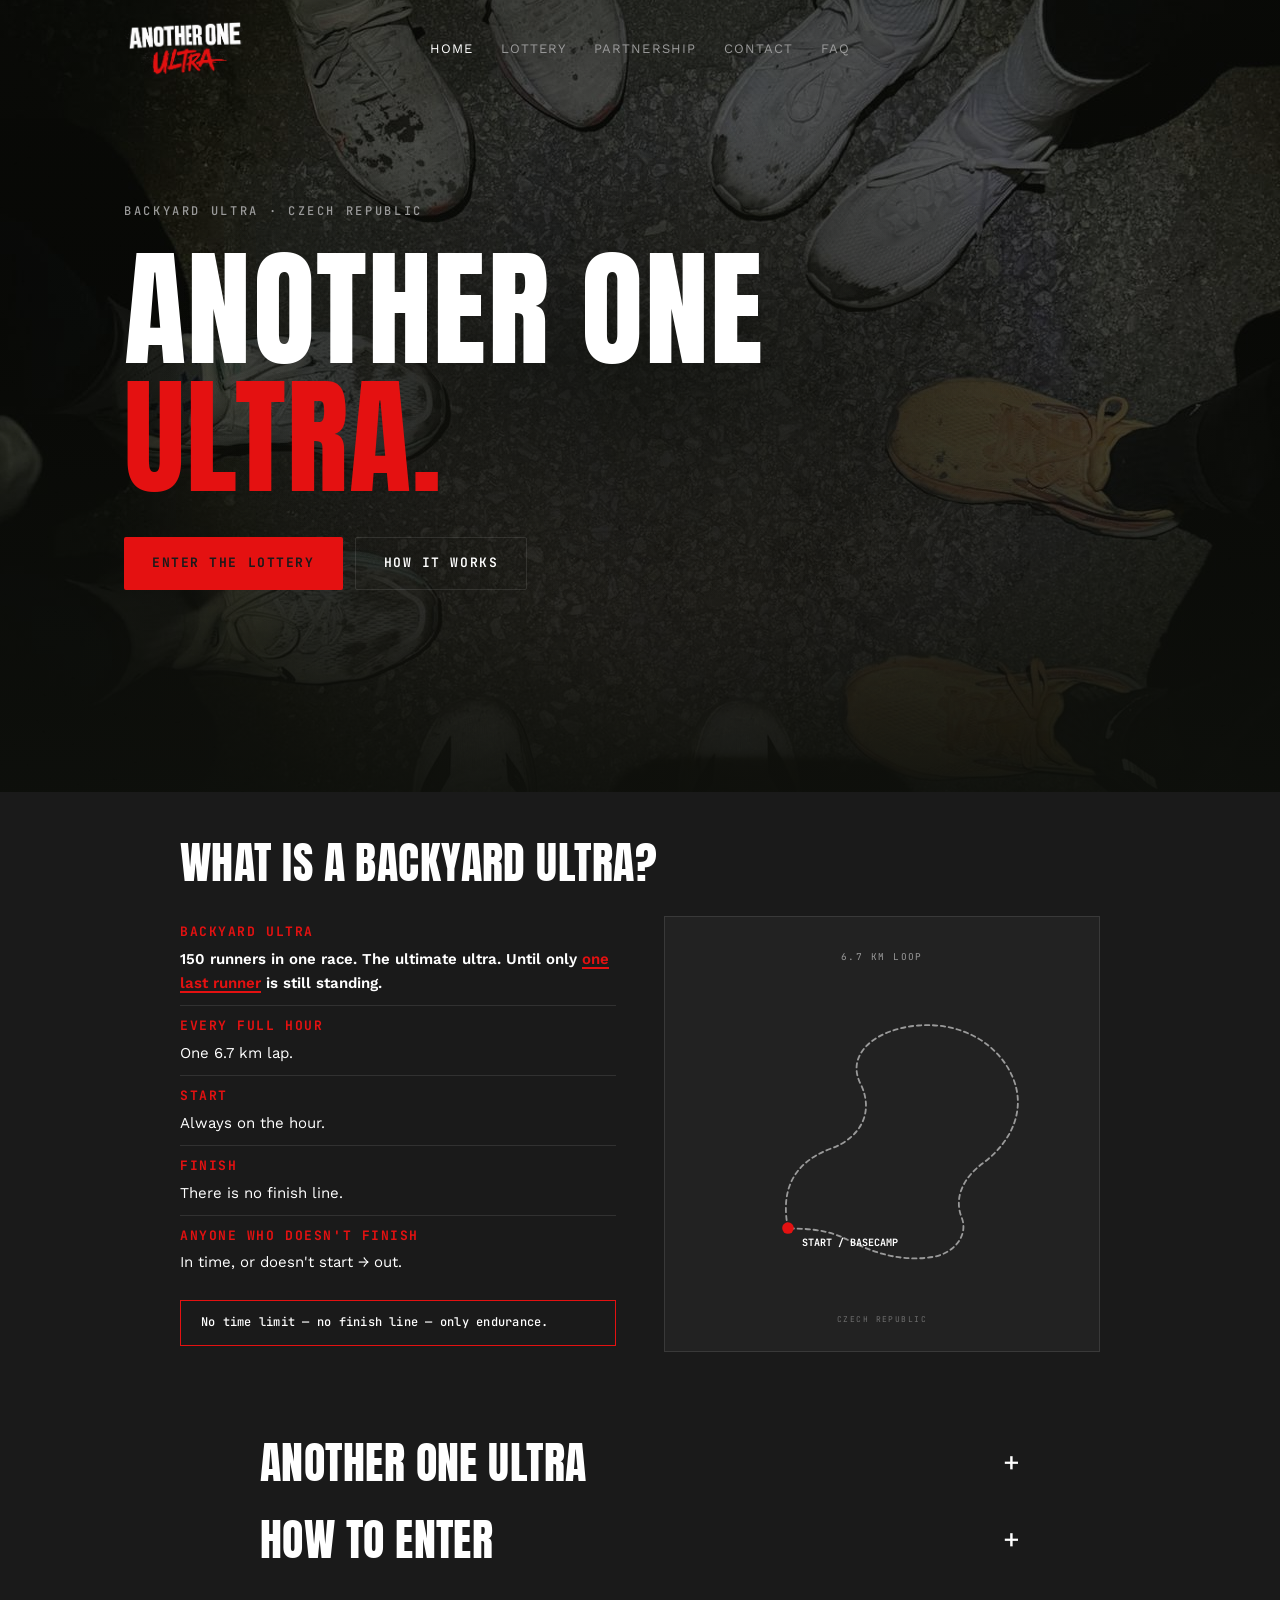
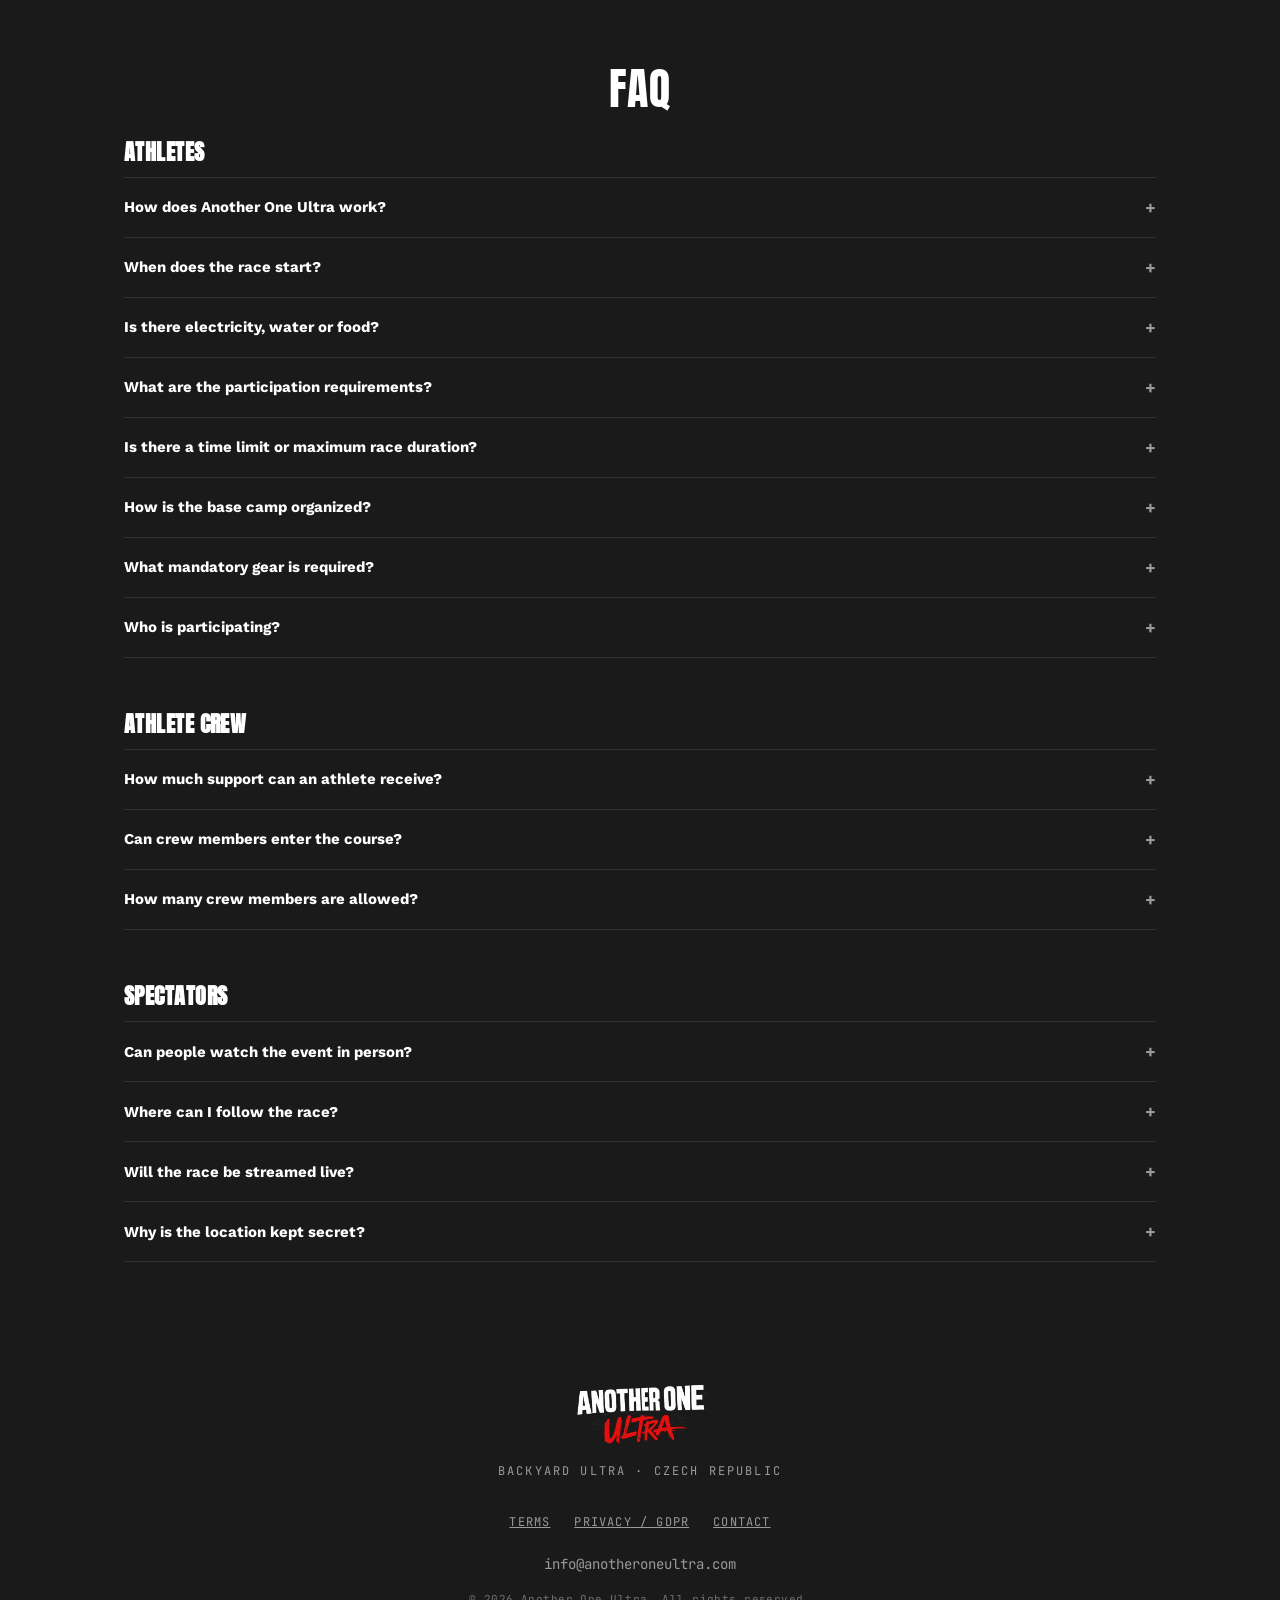
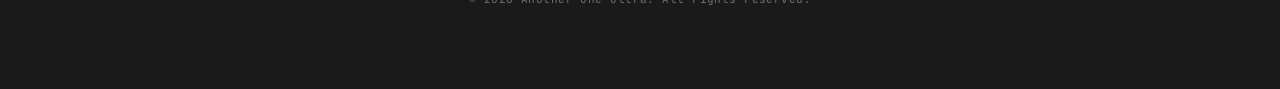
<file: index.html>
<!DOCTYPE html>
<html lang="en">
<head>
<meta charset="UTF-8">
<meta name="viewport" content="width=device-width, initial-scale=1.0">
<title>ANOTHER ONE ULTRA — Backyard Ultra, Czech Republic</title>
<link rel="preconnect" href="https://fonts.googleapis.com">
<link rel="preconnect" href="https://fonts.gstatic.com" crossorigin>
<link href="https://fonts.googleapis.com/css2?family=Anton&family=JetBrains+Mono:wght@400;500;700&family=Work+Sans:wght@400;500;600;700&display=swap" rel="stylesheet">
<link rel="icon" type="image/png" href="favicon.png">
<link rel="stylesheet" href="shared.css?v=9">

</head>
<body>

<nav>
  <div class="inner">
    <button class="menu-toggle" id="menuToggle" aria-label="Menu">
      <span></span><span></span><span></span>
    </button>
    <div class="navlinks">
      <a href="index.html" class="active">Home</a>
      <a href="lottery.html">Lottery</a>
      <a href="partnership.html">Partnership</a>
      <a href="contact.html">Contact</a>
      <a href="faq.html">FAQ</a>
    </div>
    <a href="index.html" class="logo"><img src="logo.png" alt="Another One Ultra"></a>
  </div>
</nav>

<div class="mobile-menu" id="mobileMenu">
  <a href="index.html" class="active">Home</a>
  <a href="lottery.html">Lottery</a>
  <a href="partnership.html">Partnership</a>
  <a href="contact.html">Contact</a>
  <a href="faq.html">FAQ</a>
  <a href="lottery.html" class="nav-cta">Sign up</a>
</div>

<!-- ===== HOME / HERO ===== -->
<header class="hero hero-tall" id="home">
  <img class="hero-photo" src="[data-uri]" alt="" aria-hidden="true">
  <svg class="hero-grain" viewBox="0 0 200 200" preserveAspectRatio="none" xmlns="http://www.w3.org/2000/svg" aria-hidden="true">
    <filter id="grain"><feTurbulence type="fractalNoise" baseFrequency="0.9" numOctaves="2" stitchTiles="stitch"/><feColorMatrix type="saturate" values="0"/></filter>
    <rect width="100%" height="100%" filter="url(#grain)"/>
  </svg>
  <div class="hero-inner wrap">
    <div class="eyebrow">Backyard ultra · Czech Republic</div>
    <h1 class="display">Another one<br><span class="accent">ultra.</span></h1>

    <div class="hero-cta">
      <a href="lottery.html" class="btn-primary">Enter the lottery</a>
      <a href="#format" class="btn-secondary">How it works</a>
    </div>
  </div>
</header>

<!-- ===== WHAT IS A BACKYARD ULTRA ===== -->
<section id="format">
  <div class="wrap">
    <h2 class="section-title display">What is a backyard ultra?</h2>

    <div class="format-center">
      <div class="format-grid">
        <div>
          <div class="format-rule">
            <div class="label">Backyard ultra</div>
            <div class="value lead">150 runners in one race. The ultimate ultra. Until only <span class="hl-ember">one last runner</span> is still standing.</div>
          </div>
          <div class="format-rule">
            <div class="label">Every full hour</div>
            <div class="value">One 6.7 km lap.</div>
          </div>
          <div class="format-rule">
            <div class="label">Start</div>
            <div class="value">Always on the hour.</div>
          </div>
          <div class="format-rule">
            <div class="label">Finish</div>
            <div class="value">There is no finish line.</div>
          </div>
          <div class="format-rule">
            <div class="label">Anyone who doesn't finish</div>
            <div class="value">In time, or doesn't start &rarr; out.</div>
          </div>
          <div class="format-callout">No time limit — no finish line — only endurance.</div>
        </div>

        <div class="course-map">
          <svg viewBox="0 0 600 600" xmlns="http://www.w3.org/2000/svg" preserveAspectRatio="xMidYMid slice">
            <rect width="600" height="600" fill="#222222"/>
            <path d="M 170 430
                     C 160 380, 175 340, 230 320
                     C 270 305, 290 270, 270 230
                     C 250 190, 290 155, 350 150
                     C 410 145, 460 175, 480 220
                     C 500 265, 480 310, 440 340
                     C 410 362, 400 390, 410 415
                     C 420 440, 400 465, 370 470
                     C 320 478, 280 460, 250 445
                     C 215 428, 180 432, 170 430 Z"
                  fill="none" stroke="#9A9A9A" stroke-width="2.5" stroke-dasharray="6 5" stroke-linecap="round"/>
            <circle cx="170" cy="430" r="8" fill="#E41111"/>
            <text x="190" y="455" fill="#FFFFFF" font-family="JetBrains Mono, monospace" font-size="14" font-weight="700">START / BASECAMP</text>
            <text x="300" y="60" fill="#9A9A9A" font-family="JetBrains Mono, monospace" font-size="13" letter-spacing="2" text-anchor="middle">6.7 KM LOOP</text>
            <text x="300" y="560" fill="#707070" font-family="JetBrains Mono, monospace" font-size="11" letter-spacing="2" text-anchor="middle">CZECH REPUBLIC</text>
          </svg>
        </div>
      </div>
    </div>
  </div>
</section>

<!-- ===== ANOTHER ONE ULTRA 2.0 / HOW TO ENTER ===== -->
<section id="about">
  <div class="wrap">
    <div class="steps-wrap" id="aboutAnotherOneUltra">
      <button class="steps-toggle" type="button">
        <h2 class="section-title display">Another One Ultra</h2>
        <span class="plus">+</span>
      </button>
      <div class="steps-collapse">
        <div class="sponsor-copy">
          <p>This is it. Another One Ultra is coming to the Czech Republic and we're inviting runners from all over the world to be part of it.</p>
          <p>This year, <span class="hl">150 runners</span> will line up at the start.</p>
          <p>Everyone is welcome to apply, but the final 150 athletes will be <span class="hl">handpicked by the organizing team</span> once the lottery closes.</p>
          <p>Sign up now if you want to be part of it.</p>
        </div>
      </div>
    </div>

    <div class="steps-wrap" id="howToEnterHome">
      <button class="steps-toggle" type="button">
        <h3 class="section-title display">How to enter</h3>
        <span class="plus">+</span>
      </button>
      <div class="steps-collapse">
        <div class="steps">
          <div class="step">
            <div class="num display">01</div>
            <div class="body">
              <div class="hl">Fill out the form using your real name.</div>
              <p>One entry per person only.</p>
            </div>
          </div>
          <div class="step">
            <div class="num display">02</div>
            <div class="body">
              <div class="hl">We will collect all registrations until a date to be announced.</div>
              <p>Follow our Instagram for updates on the registration deadline.</p>
            </div>
          </div>
          <div class="step">
            <div class="num display">03</div>
            <div class="body">
              <div class="hl">After the lottery closes, 150 participants will be selected.</div>
              <p>All selected athletes will receive a personal registration code by email.</p>
            </div>
          </div>
          <div class="step">
            <div class="num display">04</div>
            <div class="body">
              <div class="hl">Using your code, you will have 48 hours to complete the entry</div>
              <p>by paying the registration fee. If the payment is not completed within 48 hours, the code expires and the spot will be reassigned.</p>
            </div>
          </div>
          <div class="step">
            <div class="num display">05</div>
            <div class="body">
              <div class="hl">Once your payment is confirmed, you will receive a final confirmation email.</div>
              <p>If you receive this email, your spot is secured.</p>
            </div>
          </div>
        </div>
      </div>
    </div>
  </div>
</section>

<script>
  document.querySelectorAll('.steps-wrap').forEach(function(wrap){
    var toggle = wrap.querySelector('.steps-toggle');
    var collapse = wrap.querySelector('.steps-collapse');
    toggle.addEventListener('click', function(){
      var isOpen = wrap.classList.toggle('open');
      collapse.style.maxHeight = isOpen ? collapse.scrollHeight + 'px' : null;
    });
  });
</script>

<!-- ===== FAQ ===== -->
<section id="faq">
  <div class="wrap">
    <h2 class="section-title display">FAQ</h2>

    <div class="faq-group">
      <h3>Athletes</h3>
      <div class="faq-item">
        <button class="faq-q">How does Another One Ultra work?<span class="plus">+</span></button>
        <div class="faq-a"><div class="faq-a-inner">Another One Ultra follows the Backyard Ultra format. Every hour, all runners start together on a 6.7 km loop. Anyone who doesn't finish the loop in time and return to the starting corral before the next hour is eliminated. The race continues until only one runner remains — that athlete must then complete one final solo loop to be officially declared the winner.</div></div>
      </div>
      <div class="faq-item">
        <button class="faq-q">When does the race start?<span class="plus">+</span></button>
        <div class="faq-a"><div class="faq-a-inner">It kicks off on Friday in the Czech Republic.</div></div>
      </div>
      <div class="faq-item">
        <button class="faq-q">Is there electricity, water or food?<span class="plus">+</span></button>
        <div class="faq-a"><div class="faq-a-inner">There is no electrical hookup. Water is provided in containers for each athlete. Full catering is not provided — every participant must manage their own nutrition. There is an aid station at the base camp stocked throughout the event, but it is intended only as a supplement and does not replace self-sufficiency.</div></div>
      </div>
      <div class="faq-item">
        <button class="faq-q">What are the participation requirements?<span class="plus">+</span></button>
        <div class="faq-a"><div class="faq-a-inner">Before the start, every athlete must sign a waiver. This document, including all terms and conditions, will be made available ahead of time.</div></div>
      </div>
      <div class="faq-item">
        <button class="faq-q">Is there a time limit or maximum race duration?<span class="plus">+</span></button>
        <div class="faq-a"><div class="faq-a-inner">No. There is no set end time. The race goes on until only one person is able to complete a loop. This unpredictability is exactly what makes the format so unique and challenging.</div></div>
      </div>
      <div class="faq-item">
        <button class="faq-q">How is the base camp organized?<span class="plus">+</span></button>
        <div class="faq-a"><div class="faq-a-inner">Each participant is allocated a 3x3 meter space at the base camp, marked in advance and assigned on a first come, first served basis. As runners drop out during the race, remaining camps may be moved closer to the starting line.</div></div>
      </div>
      <div class="faq-item">
        <button class="faq-q">What mandatory gear is required?<span class="plus">+</span></button>
        <div class="faq-a"><div class="faq-a-inner">Each participant must wear a working headlamp when running in twilight or darkness. Participation without this mandatory gear is not allowed.</div></div>
      </div>
      <div class="faq-item">
        <button class="faq-q">Who is participating?<span class="plus">+</span></button>
        <div class="faq-a"><div class="faq-a-inner">The starting field consists of international ultra runners, athletes, well-known sports personalities, content creators and selected lottery participants.</div></div>
      </div>
    </div>

    <div class="faq-group">
      <h3>Athlete crew</h3>
      <div class="faq-item">
        <button class="faq-q">How much support can an athlete receive?<span class="plus">+</span></button>
        <div class="faq-a"><div class="faq-a-inner">In the base camp, crew members can fully assist their athlete — with setup, nutrition, and preparation for the next loop. However, once the athlete enters the course, any kind of support is strictly prohibited. Even handing over food or gear during a loop will result in the runner's immediate disqualification (DNF).</div></div>
      </div>
      <div class="faq-item">
        <button class="faq-q">Can crew members enter the course?<span class="plus">+</span></button>
        <div class="faq-a"><div class="faq-a-inner">No. Crew members are not allowed on the course. If this rule is broken, the corresponding athlete will be automatically disqualified.</div></div>
      </div>
      <div class="faq-item">
        <button class="faq-q">How many crew members are allowed?<span class="plus">+</span></button>
        <div class="faq-a"><div class="faq-a-inner">Each runner may have up to three crew members. Having a crew is optional, not mandatory.</div></div>
      </div>
    </div>

    <div class="faq-group">
      <h3>Spectators</h3>
      <div class="faq-item">
        <button class="faq-q">Can people watch the event in person?<span class="plus">+</span></button>
        <div class="faq-a"><div class="faq-a-inner">No, on-site spectators are not allowed. This ensures safety and smooth operations during the race.</div></div>
      </div>
      <div class="faq-item">
        <button class="faq-q">Where can I follow the race?<span class="plus">+</span></button>
        <div class="faq-a"><div class="faq-a-inner">All highlights, updates and important information will be shared on our official Instagram channel @anotheroneultra. The race will be streamed live on YouTube, with selected highlights and additional content available after the event.</div></div>
      </div>
      <div class="faq-item">
        <button class="faq-q">Will the race be streamed live?<span class="plus">+</span></button>
        <div class="faq-a"><div class="faq-a-inner">Yes! There will be a 24/7 livestream broadcasting the race from start to finish. In addition, updates, stories, and behind-the-scenes content will be shared regularly on Instagram.</div></div>
      </div>
      <div class="faq-item">
        <button class="faq-q">Why is the location kept secret?<span class="plus">+</span></button>
        <div class="faq-a"><div class="faq-a-inner">The exact location is not disclosed in order to guarantee the safety and smooth running of the event.</div></div>
      </div>
    </div>
  </div>
</section>

<script>
  document.querySelectorAll('.faq-q').forEach(function(btn){
    btn.addEventListener('click', function(){
      var item = btn.closest('.faq-item');
      var answer = item.querySelector('.faq-a');
      var isOpen = item.classList.contains('open');

      document.querySelectorAll('.faq-item.open').forEach(function(openItem){
        if(openItem !== item){
          openItem.classList.remove('open');
          openItem.querySelector('.faq-a').style.maxHeight = null;
        }
      });

      if(isOpen){
        item.classList.remove('open');
        answer.style.maxHeight = null;
      } else {
        item.classList.add('open');
        answer.style.maxHeight = answer.scrollHeight + 'px';
      }
    });
  });
</script>

<footer>
  <div class="wrap">
    <div class="footer-logo"><img src="logo.png" alt="Another One Ultra"></div>
    <div class="footer-tagline mono">BACKYARD ULTRA · CZECH REPUBLIC</div>
    <div class="footer-links">
      <a href="terms.html">Terms</a>
      <a href="privacy.html">Privacy / GDPR</a>
      <a href="contact.html">Contact</a>
    </div>
    <div class="footer-email"><a href="mailto:info@anotheroneultra.com">info@anotheroneultra.com</a></div>
    <div class="footer-copyright">&copy; 2026 Another One Ultra. All rights reserved.</div>
  </div>
</footer>

<script>
  (function(){
    var toggle = document.getElementById('menuToggle');
    var menu = document.getElementById('mobileMenu');
    if (toggle && menu) {
      toggle.addEventListener('click', function(){
        var isOpen = menu.classList.toggle('open');
        toggle.classList.toggle('open', isOpen);
        document.body.style.overflow = isOpen ? 'hidden' : '';
      });
      menu.querySelectorAll('a').forEach(function(link){
        link.addEventListener('click', function(){
          menu.classList.remove('open');
          toggle.classList.remove('open');
          document.body.style.overflow = '';
        });
      });
    }
  })();

  (function(){
    var nav = document.querySelector('nav');
    if (!nav) return;
    function onScroll(){
      if (window.scrollY > 10) {
        nav.classList.add('scrolled');
      } else {
        nav.classList.remove('scrolled');
      }
    }
    onScroll();
    window.addEventListener('scroll', onScroll, { passive: true });
  })();
</script>

</body>
</html>
</file>
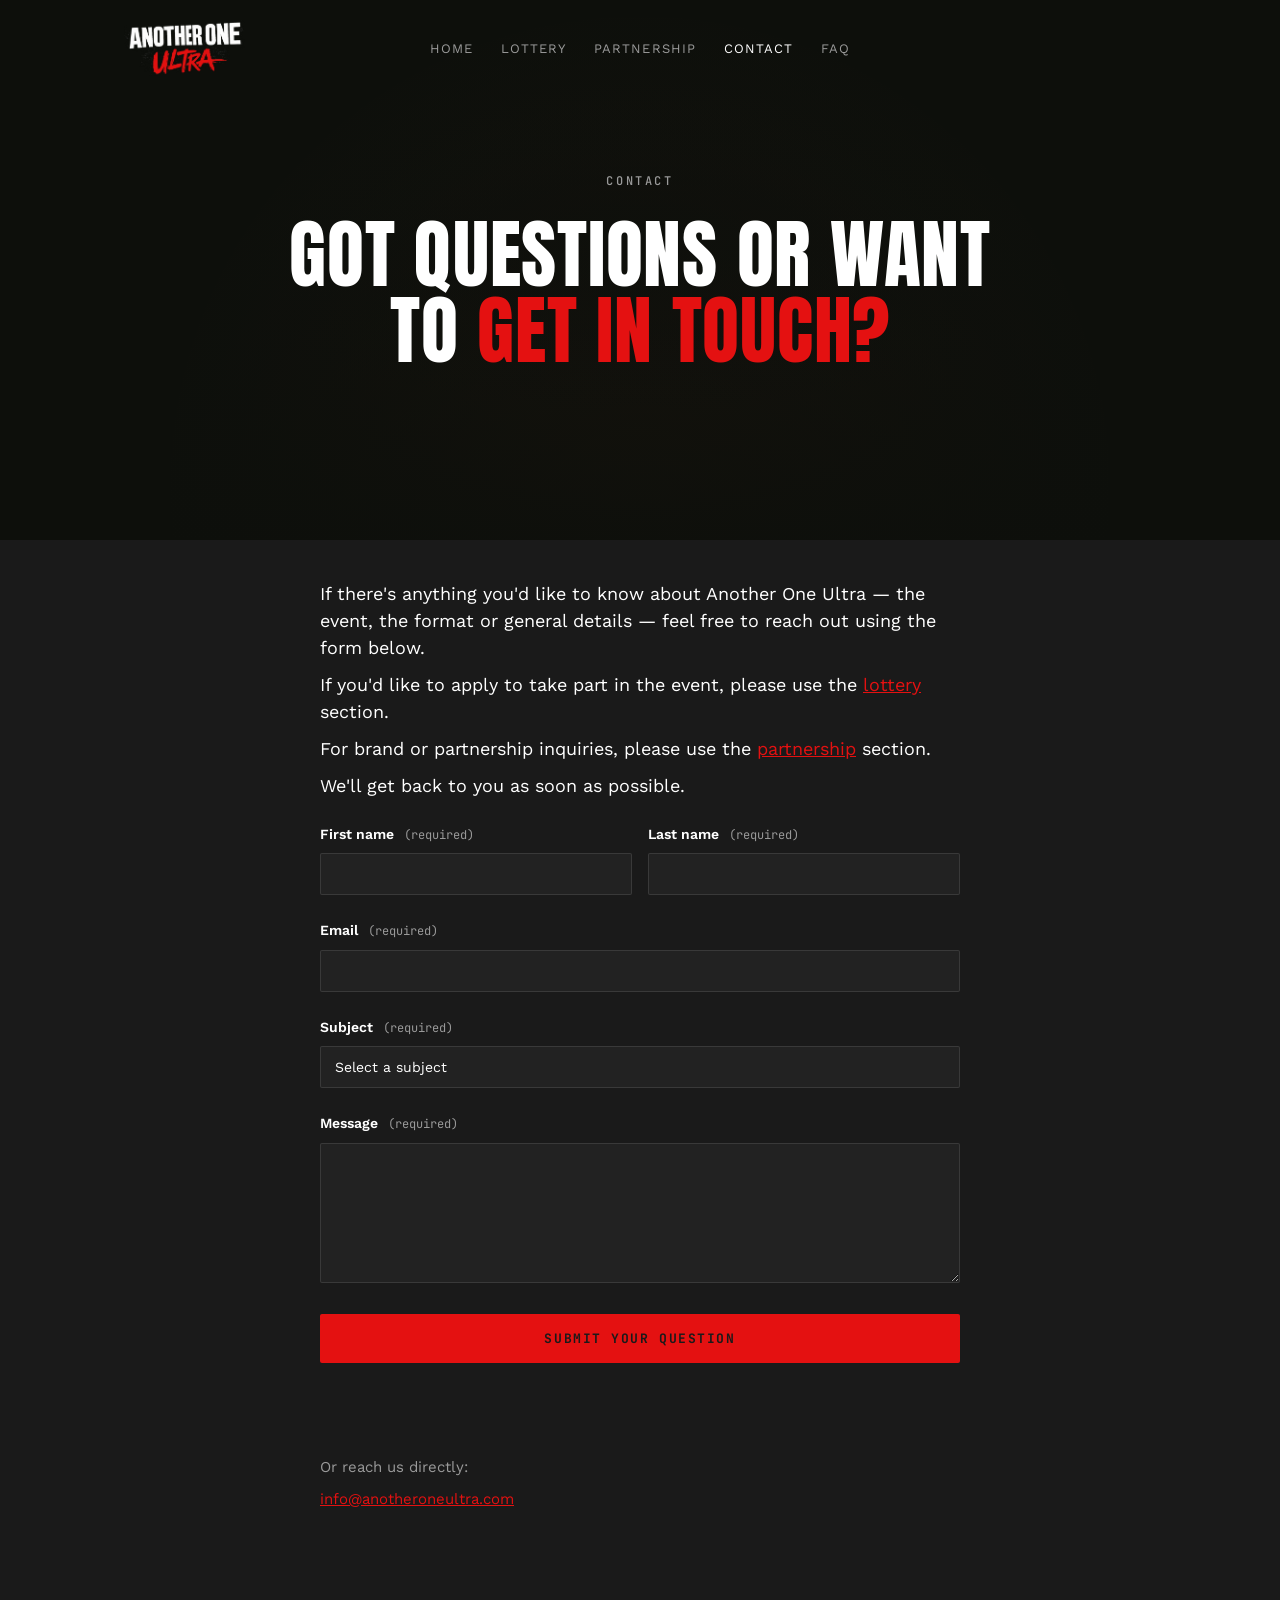
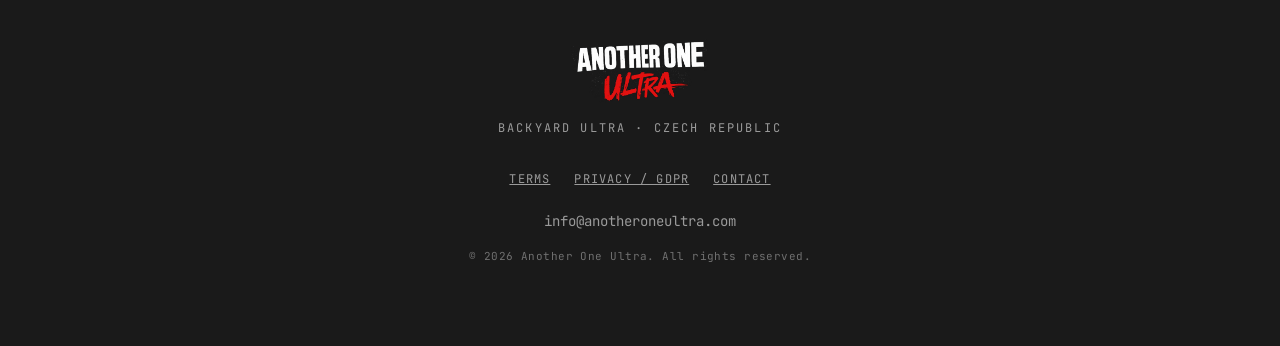
<file: contact.html>
<!DOCTYPE html>
<html lang="en">
<head>
<meta charset="UTF-8">
<meta name="viewport" content="width=device-width, initial-scale=1.0">
<title>Contact — ANOTHER ONE ULTRA</title>
<link rel="preconnect" href="https://fonts.googleapis.com">
<link rel="preconnect" href="https://fonts.gstatic.com" crossorigin>
<link href="https://fonts.googleapis.com/css2?family=Anton&family=JetBrains+Mono:wght@400;500;700&family=Work+Sans:wght@400;500;600;700&display=swap" rel="stylesheet">
<link rel="icon" type="image/png" href="favicon.png">
<link rel="stylesheet" href="shared.css?v=9">

</head>
<body>

<nav>
  <div class="inner">
    <button class="menu-toggle" id="menuToggle" aria-label="Menu">
      <span></span><span></span><span></span>
    </button>
    <div class="navlinks">
      <a href="index.html">Home</a>
      <a href="lottery.html">Lottery</a>
      <a href="partnership.html">Partnership</a>
      <a href="contact.html" class="active">Contact</a>
      <a href="faq.html">FAQ</a>
    </div>
    <a href="index.html" class="logo"><img src="logo.png" alt="Another One Ultra"></a>
  </div>
</nav>

<div class="mobile-menu" id="mobileMenu">
  <a href="index.html">Home</a>
  <a href="lottery.html">Lottery</a>
  <a href="partnership.html">Partnership</a>
  <a href="contact.html" class="active">Contact</a>
  <a href="faq.html">FAQ</a>
  <a href="lottery.html" class="nav-cta">Sign up</a>
</div>

<!-- ===== PAGE HERO ===== -->
<header class="hero" id="top">
  <div class="hero-inner wrap hero-inner-narrow">
    <div class="eyebrow">Contact</div>
    <h1 class="display page-title">Got questions or want<br>to <span class="accent">get in touch?</span></h1>
  </div>
</header>

<!-- ===== CONTACT ===== -->
<section id="contact" style="border-bottom:none;">
  <div class="wrap">
    <div class="sponsor-copy centered">
      <p>If there's anything you'd like to know about Another One Ultra — the event, the format or general details — feel free to reach out using the form below.</p>
      <p>If you'd like to apply to take part in the event, please use the <a href="lottery.html" style="color:var(--ember); text-decoration:underline;">lottery</a> section.</p>
      <p>For brand or partnership inquiries, please use the <a href="partnership.html" style="color:var(--ember); text-decoration:underline;">partnership</a> section.</p>
      <p>We'll get back to you as soon as possible.</p>
    </div>

    <form class="form-grid" data-form-name="contact">
      <div class="form-row">
        <div class="field">
          <label>First name <span class="req">(required)</span></label>
          <input type="text" name="first_name" required>
        </div>
        <div class="field">
          <label>Last name <span class="req">(required)</span></label>
          <input type="text" name="last_name" required>
        </div>
      </div>
      <div class="field">
        <label>Email <span class="req">(required)</span></label>
        <input type="email" name="email" required>
      </div>
      <div class="field">
        <label>Subject <span class="req">(required)</span></label>
        <select name="subject" required>
          <option value="">Select a subject</option>
          <option value="general">General question</option>
          <option value="lottery">Lottery / registration</option>
          <option value="partnership">Partnership</option>
          <option value="media">Media &amp; press</option>
          <option value="other">Other</option>
        </select>
      </div>
      <div class="field">
        <label>Message <span class="req">(required)</span></label>
        <textarea name="message" required></textarea>
      </div>
      <button type="submit" class="btn-primary">Submit your question</button>
      <div class="form-status"></div>
    </form>

    <div class="contact-links">
      <p>Or reach us directly:</p>
      <p><a href="mailto:info@anotheroneultra.com">info@anotheroneultra.com</a></p>
    </div>
  </div>
</section>

<script src="forms.js"></script>

<footer>
  <div class="wrap">
    <div class="footer-logo"><img src="logo.png" alt="Another One Ultra"></div>
    <div class="footer-tagline mono">BACKYARD ULTRA · CZECH REPUBLIC</div>
    <div class="footer-links">
      <a href="terms.html">Terms</a>
      <a href="privacy.html">Privacy / GDPR</a>
      <a href="contact.html">Contact</a>
    </div>
    <div class="footer-email"><a href="mailto:info@anotheroneultra.com">info@anotheroneultra.com</a></div>
    <div class="footer-copyright">&copy; 2026 Another One Ultra. All rights reserved.</div>
  </div>
</footer>

<script>
  (function(){
    var toggle = document.getElementById('menuToggle');
    var menu = document.getElementById('mobileMenu');
    if (toggle && menu) {
      toggle.addEventListener('click', function(){
        var isOpen = menu.classList.toggle('open');
        toggle.classList.toggle('open', isOpen);
        document.body.style.overflow = isOpen ? 'hidden' : '';
      });
      menu.querySelectorAll('a').forEach(function(link){
        link.addEventListener('click', function(){
          menu.classList.remove('open');
          toggle.classList.remove('open');
          document.body.style.overflow = '';
        });
      });
    }
  })();

  (function(){
    var nav = document.querySelector('nav');
    if (!nav) return;
    function onScroll(){
      if (window.scrollY > 10) {
        nav.classList.add('scrolled');
      } else {
        nav.classList.remove('scrolled');
      }
    }
    onScroll();
    window.addEventListener('scroll', onScroll, { passive: true });
  })();
</script>

</body>
</html>
</file>
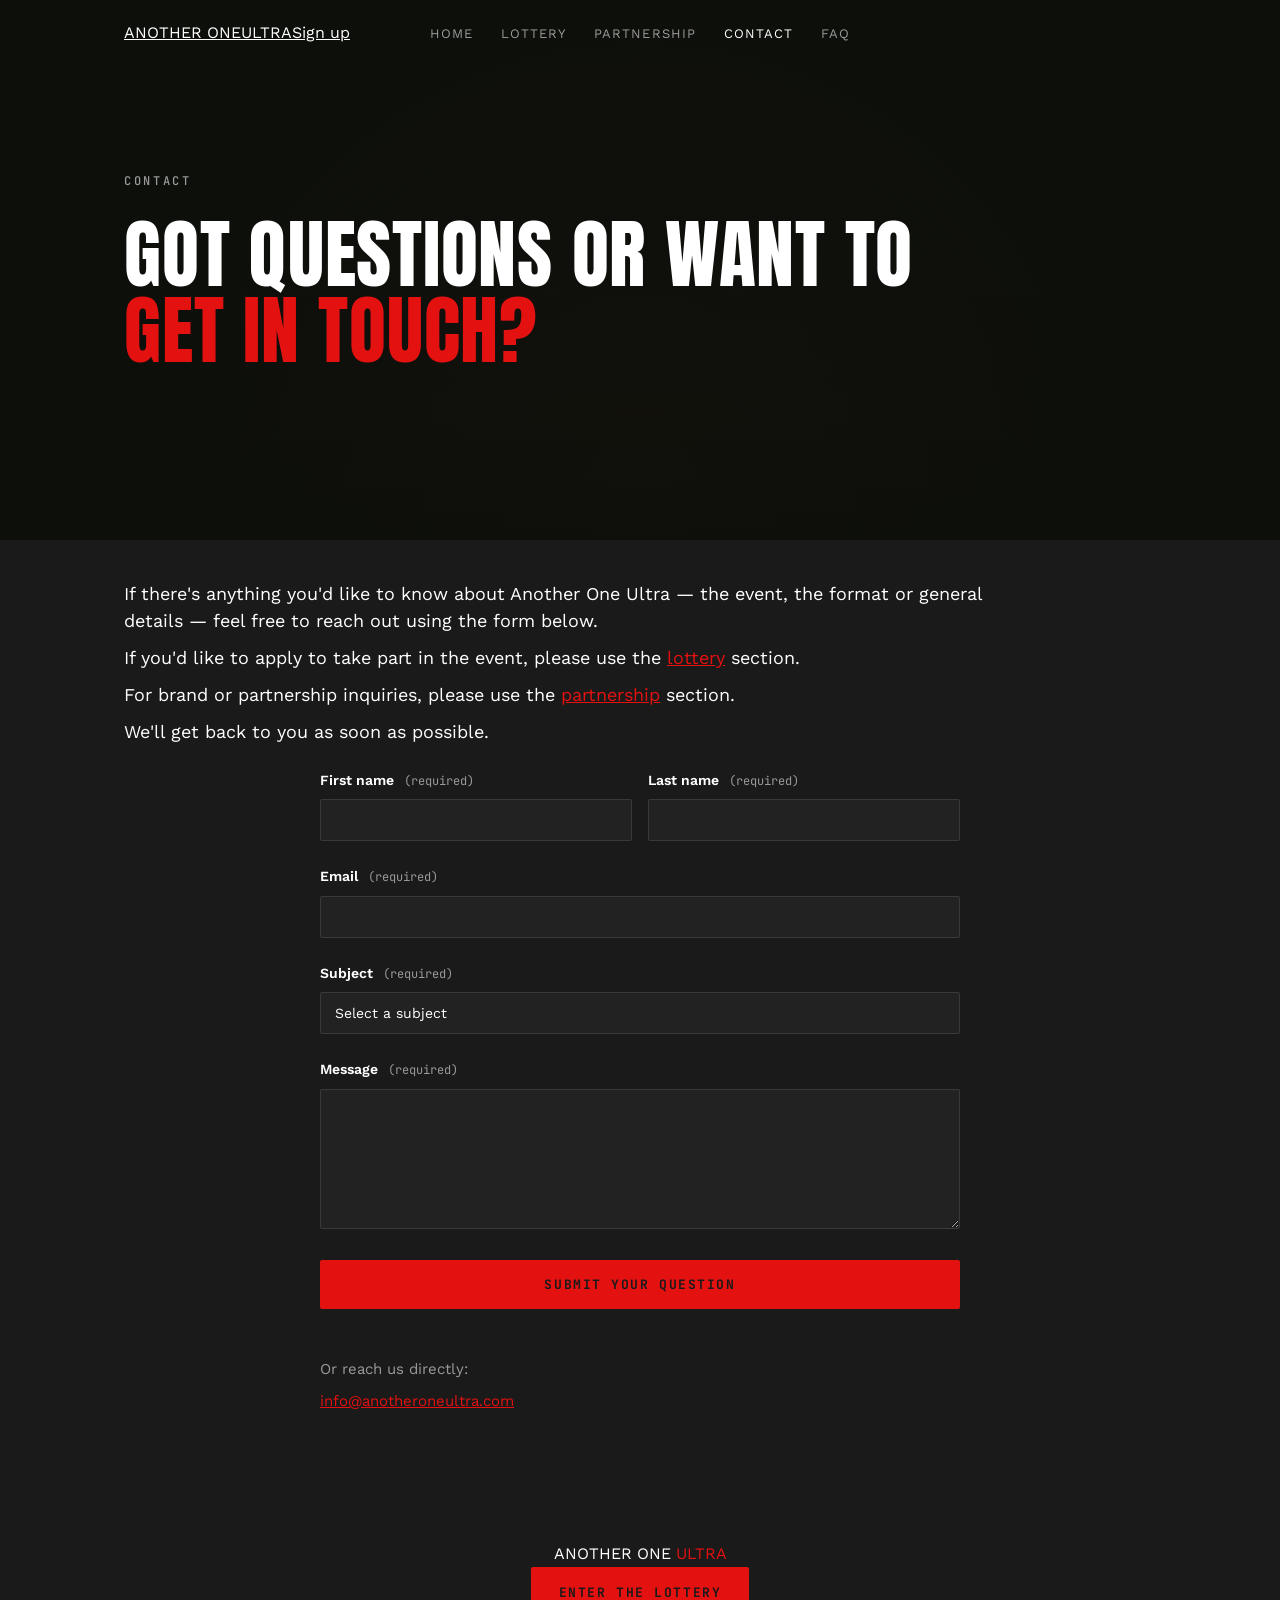
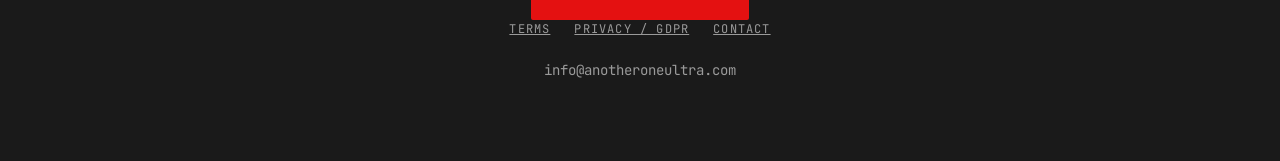
<file: contact_1.html>
<!DOCTYPE html>
<html lang="en">
<head>
<meta charset="UTF-8">
<meta name="viewport" content="width=device-width, initial-scale=1.0">
<title>Contact — ANOTHER ONE ULTRA</title>
<link rel="preconnect" href="https://fonts.googleapis.com">
<link rel="preconnect" href="https://fonts.gstatic.com" crossorigin>
<link href="https://fonts.googleapis.com/css2?family=Anton&family=JetBrains+Mono:wght@400;500;700&family=Work+Sans:wght@400;500;600;700&display=swap" rel="stylesheet">
<link rel="stylesheet" href="shared.css">

</head>
<body>

<nav>
  <div class="inner">
    <a href="index.html" class="logo">ANOTHER ONE <span>ULTRA</span></a>
    <div class="navlinks">
      <a href="index.html">Home</a>
      <a href="lottery.html">Lottery</a>
      <a href="partnership.html">Partnership</a>
      <a href="contact.html" class="active">Contact</a>
      <a href="faq.html">FAQ</a>
    </div>
    <a href="lottery.html" class="nav-cta">Sign up</a>
  </div>
</nav>

<!-- ===== PAGE HERO ===== -->
<header class="hero" id="top">
  <div class="hero-inner wrap">
    <div class="eyebrow">Contact</div>
    <h1 class="display page-title">Got questions or want to<br><span class="accent">get in touch?</span></h1>
  </div>
</header>

<!-- ===== CONTACT ===== -->
<section id="contact" style="border-bottom:none;">
  <div class="wrap">
    <div class="sponsor-copy">
      <p>If there's anything you'd like to know about Another One Ultra — the event, the format or general details — feel free to reach out using the form below.</p>
      <p>If you'd like to apply to take part in the event, please use the <a href="lottery.html" style="color:var(--ember); text-decoration:underline;">lottery</a> section.</p>
      <p>For brand or partnership inquiries, please use the <a href="partnership.html" style="color:var(--ember); text-decoration:underline;">partnership</a> section.</p>
      <p>We'll get back to you as soon as possible.</p>
    </div>

    <form class="form-grid">
      <div class="form-row">
        <div class="field">
          <label>First name <span class="req">(required)</span></label>
          <input type="text" name="first_name" required>
        </div>
        <div class="field">
          <label>Last name <span class="req">(required)</span></label>
          <input type="text" name="last_name" required>
        </div>
      </div>
      <div class="field">
        <label>Email <span class="req">(required)</span></label>
        <input type="email" name="email" required>
      </div>
      <div class="field">
        <label>Subject <span class="req">(required)</span></label>
        <select name="subject" required>
          <option value="">Select a subject</option>
          <option value="general">General question</option>
          <option value="lottery">Lottery / registration</option>
          <option value="partnership">Partnership</option>
          <option value="media">Media &amp; press</option>
          <option value="other">Other</option>
        </select>
      </div>
      <div class="field">
        <label>Message <span class="req">(required)</span></label>
        <textarea name="message" required></textarea>
      </div>
      <button type="submit" class="btn-primary">Submit your question</button>
    </form>

    <div class="contact-links">
      <p>Or reach us directly:</p>
      <p><a href="mailto:info@anotheroneultra.com">info@anotheroneultra.com</a></p>
    </div>
  </div>
</section>


<footer>
  <div class="wrap">
    <div class="footer-tag">ANOTHER ONE <span style="color:var(--ember);">ULTRA</span></div>
    <div class="footer-cta">
      <a href="lottery.html" class="btn-primary">Enter the lottery</a>
    </div>
    <div class="footer-links">
      <a href="terms.html">Terms</a>
      <a href="privacy.html">Privacy / GDPR</a>
      <a href="contact.html">Contact</a>
    </div>
    <div class="footer-email"><a href="mailto:info@anotheroneultra.com">info@anotheroneultra.com</a></div>
  </div>
</footer>

</body>
</html>
</file>
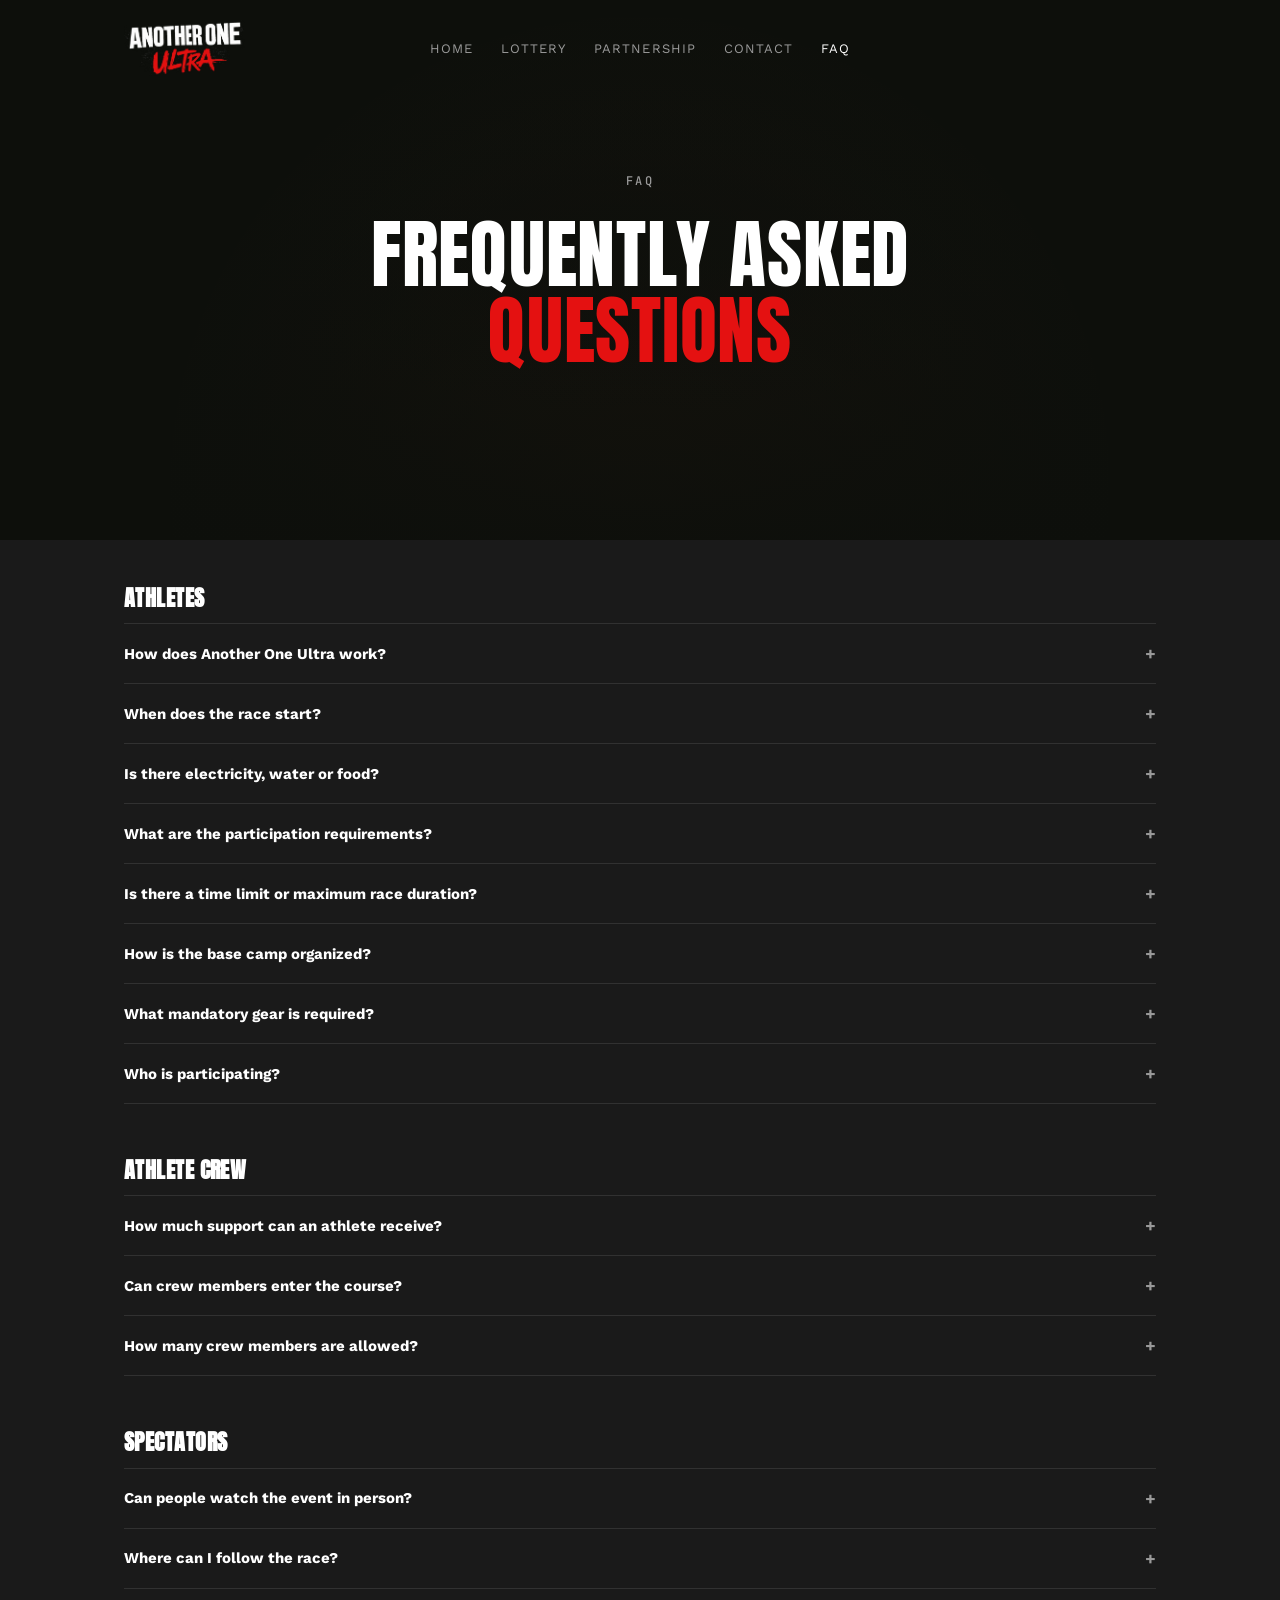
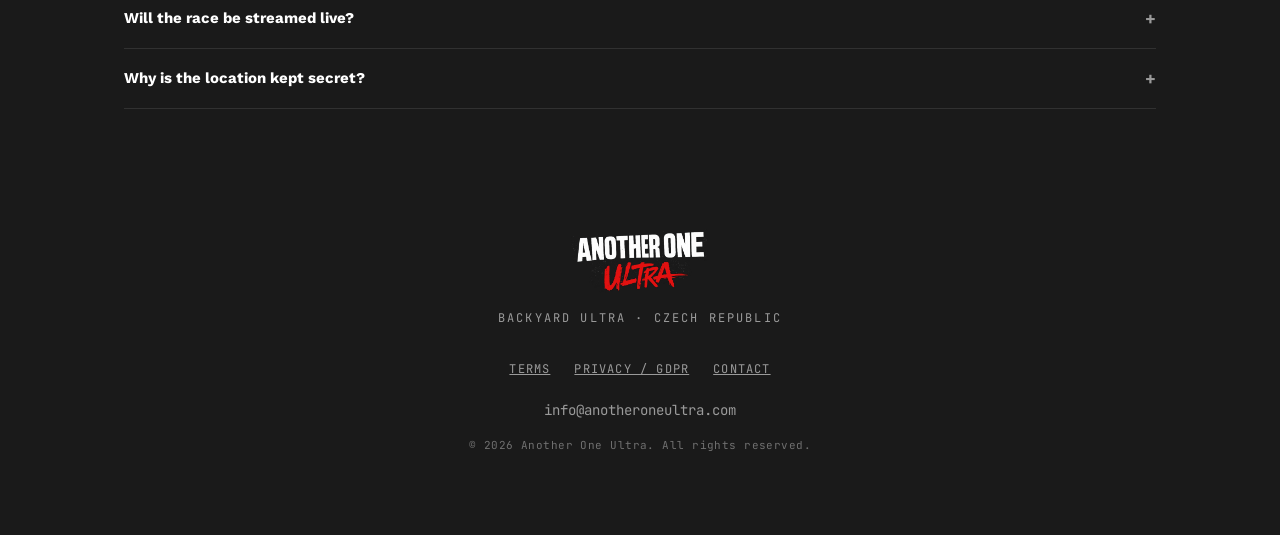
<file: faq.html>
<!DOCTYPE html>
<html lang="en">
<head>
<meta charset="UTF-8">
<meta name="viewport" content="width=device-width, initial-scale=1.0">
<title>FAQ — ANOTHER ONE ULTRA</title>
<link rel="preconnect" href="https://fonts.googleapis.com">
<link rel="preconnect" href="https://fonts.gstatic.com" crossorigin>
<link href="https://fonts.googleapis.com/css2?family=Anton&family=JetBrains+Mono:wght@400;500;700&family=Work+Sans:wght@400;500;600;700&display=swap" rel="stylesheet">
<link rel="icon" type="image/png" href="favicon.png">
<link rel="stylesheet" href="shared.css?v=9">

</head>
<body>

<nav>
  <div class="inner">
    <button class="menu-toggle" id="menuToggle" aria-label="Menu">
      <span></span><span></span><span></span>
    </button>
    <div class="navlinks">
      <a href="index.html">Home</a>
      <a href="lottery.html">Lottery</a>
      <a href="partnership.html">Partnership</a>
      <a href="contact.html">Contact</a>
      <a href="faq.html" class="active">FAQ</a>
    </div>
    <a href="index.html" class="logo"><img src="logo.png" alt="Another One Ultra"></a>
  </div>
</nav>

<div class="mobile-menu" id="mobileMenu">
  <a href="index.html">Home</a>
  <a href="lottery.html">Lottery</a>
  <a href="partnership.html">Partnership</a>
  <a href="contact.html">Contact</a>
  <a href="faq.html" class="active">FAQ</a>
  <a href="lottery.html" class="nav-cta">Sign up</a>
</div>

<!-- ===== PAGE HERO ===== -->
<header class="hero" id="top">
  <div class="hero-inner wrap hero-inner-narrow">
    <div class="eyebrow">FAQ</div>
    <h1 class="display page-title">Frequently asked<br><span class="accent">questions</span></h1>
  </div>
</header>

<!-- ===== FAQ ===== -->
<section id="faq" style="border-bottom:none;">
  <div class="wrap">

    <div class="faq-group">
      <h3>Athletes</h3>
      <div class="faq-item">
        <button class="faq-q">How does Another One Ultra work?<span class="plus">+</span></button>
        <div class="faq-a"><div class="faq-a-inner">Another One Ultra follows the Backyard Ultra format. Every hour, all runners start together on a 6.7 km loop. Anyone who doesn't finish the loop in time and return to the starting corral before the next hour is eliminated. The race continues until only one runner remains — that athlete must then complete one final solo loop to be officially declared the winner.</div></div>
      </div>
      <div class="faq-item">
        <button class="faq-q">When does the race start?<span class="plus">+</span></button>
        <div class="faq-a"><div class="faq-a-inner">It kicks off on Friday in the Czech Republic.</div></div>
      </div>
      <div class="faq-item">
        <button class="faq-q">Is there electricity, water or food?<span class="plus">+</span></button>
        <div class="faq-a"><div class="faq-a-inner">There is no electrical hookup. Water is provided in containers for each athlete. Full catering is not provided — every participant must manage their own nutrition. There is an aid station at the base camp stocked throughout the event, but it is intended only as a supplement and does not replace self-sufficiency.</div></div>
      </div>
      <div class="faq-item">
        <button class="faq-q">What are the participation requirements?<span class="plus">+</span></button>
        <div class="faq-a"><div class="faq-a-inner">Before the start, every athlete must sign a waiver. This document, including all terms and conditions, will be made available ahead of time.</div></div>
      </div>
      <div class="faq-item">
        <button class="faq-q">Is there a time limit or maximum race duration?<span class="plus">+</span></button>
        <div class="faq-a"><div class="faq-a-inner">No. There is no set end time. The race goes on until only one person is able to complete a loop. This unpredictability is exactly what makes the format so unique and challenging.</div></div>
      </div>
      <div class="faq-item">
        <button class="faq-q">How is the base camp organized?<span class="plus">+</span></button>
        <div class="faq-a"><div class="faq-a-inner">Each participant is allocated a 3x3 meter space at the base camp, marked in advance and assigned on a first come, first served basis. As runners drop out during the race, remaining camps may be moved closer to the starting line.</div></div>
      </div>
      <div class="faq-item">
        <button class="faq-q">What mandatory gear is required?<span class="plus">+</span></button>
        <div class="faq-a"><div class="faq-a-inner">Each participant must wear a working headlamp when running in twilight or darkness. Participation without this mandatory gear is not allowed.</div></div>
      </div>
      <div class="faq-item">
        <button class="faq-q">Who is participating?<span class="plus">+</span></button>
        <div class="faq-a"><div class="faq-a-inner">The starting field consists of international ultra runners, athletes, well-known sports personalities, content creators and selected lottery participants.</div></div>
      </div>
    </div>

    <div class="faq-group">
      <h3>Athlete crew</h3>
      <div class="faq-item">
        <button class="faq-q">How much support can an athlete receive?<span class="plus">+</span></button>
        <div class="faq-a"><div class="faq-a-inner">In the base camp, crew members can fully assist their athlete — with setup, nutrition, and preparation for the next loop. However, once the athlete enters the course, any kind of support is strictly prohibited. Even handing over food or gear during a loop will result in the runner's immediate disqualification (DNF).</div></div>
      </div>
      <div class="faq-item">
        <button class="faq-q">Can crew members enter the course?<span class="plus">+</span></button>
        <div class="faq-a"><div class="faq-a-inner">No. Crew members are not allowed on the course. If this rule is broken, the corresponding athlete will be automatically disqualified.</div></div>
      </div>
      <div class="faq-item">
        <button class="faq-q">How many crew members are allowed?<span class="plus">+</span></button>
        <div class="faq-a"><div class="faq-a-inner">Each runner may have up to three crew members. Having a crew is optional, not mandatory.</div></div>
      </div>
    </div>

    <div class="faq-group">
      <h3>Spectators</h3>
      <div class="faq-item">
        <button class="faq-q">Can people watch the event in person?<span class="plus">+</span></button>
        <div class="faq-a"><div class="faq-a-inner">No, on-site spectators are not allowed. This ensures safety and smooth operations during the race.</div></div>
      </div>
      <div class="faq-item">
        <button class="faq-q">Where can I follow the race?<span class="plus">+</span></button>
        <div class="faq-a"><div class="faq-a-inner">All highlights, updates and important information will be shared on our official Instagram channel @anotheroneultra. The race will be streamed live on YouTube, with selected highlights and additional content available after the event.</div></div>
      </div>
      <div class="faq-item">
        <button class="faq-q">Will the race be streamed live?<span class="plus">+</span></button>
        <div class="faq-a"><div class="faq-a-inner">Yes! There will be a 24/7 livestream broadcasting the race from start to finish. In addition, updates, stories, and behind-the-scenes content will be shared regularly on Instagram.</div></div>
      </div>
      <div class="faq-item">
        <button class="faq-q">Why is the location kept secret?<span class="plus">+</span></button>
        <div class="faq-a"><div class="faq-a-inner">The exact location is not disclosed in order to guarantee the safety and smooth running of the event.</div></div>
      </div>
    </div>
  </div>
</section>

<script>
  document.querySelectorAll('.faq-q').forEach(function(btn){
    btn.addEventListener('click', function(){
      var item = btn.closest('.faq-item');
      var answer = item.querySelector('.faq-a');
      var isOpen = item.classList.contains('open');

      document.querySelectorAll('.faq-item.open').forEach(function(openItem){
        if(openItem !== item){
          openItem.classList.remove('open');
          openItem.querySelector('.faq-a').style.maxHeight = null;
        }
      });

      if(isOpen){
        item.classList.remove('open');
        answer.style.maxHeight = null;
      } else {
        item.classList.add('open');
        answer.style.maxHeight = answer.scrollHeight + 'px';
      }
    });
  });
</script>

<footer>
  <div class="wrap">
    <div class="footer-logo"><img src="logo.png" alt="Another One Ultra"></div>
    <div class="footer-tagline mono">BACKYARD ULTRA · CZECH REPUBLIC</div>
    <div class="footer-links">
      <a href="terms.html">Terms</a>
      <a href="privacy.html">Privacy / GDPR</a>
      <a href="contact.html">Contact</a>
    </div>
    <div class="footer-email"><a href="mailto:info@anotheroneultra.com">info@anotheroneultra.com</a></div>
    <div class="footer-copyright">&copy; 2026 Another One Ultra. All rights reserved.</div>
  </div>
</footer>

<script>
  (function(){
    var toggle = document.getElementById('menuToggle');
    var menu = document.getElementById('mobileMenu');
    if (toggle && menu) {
      toggle.addEventListener('click', function(){
        var isOpen = menu.classList.toggle('open');
        toggle.classList.toggle('open', isOpen);
        document.body.style.overflow = isOpen ? 'hidden' : '';
      });
      menu.querySelectorAll('a').forEach(function(link){
        link.addEventListener('click', function(){
          menu.classList.remove('open');
          toggle.classList.remove('open');
          document.body.style.overflow = '';
        });
      });
    }
  })();

  (function(){
    var nav = document.querySelector('nav');
    if (!nav) return;
    function onScroll(){
      if (window.scrollY > 10) {
        nav.classList.add('scrolled');
      } else {
        nav.classList.remove('scrolled');
      }
    }
    onScroll();
    window.addEventListener('scroll', onScroll, { passive: true });
  })();
</script>

</body>
</html>
</file>
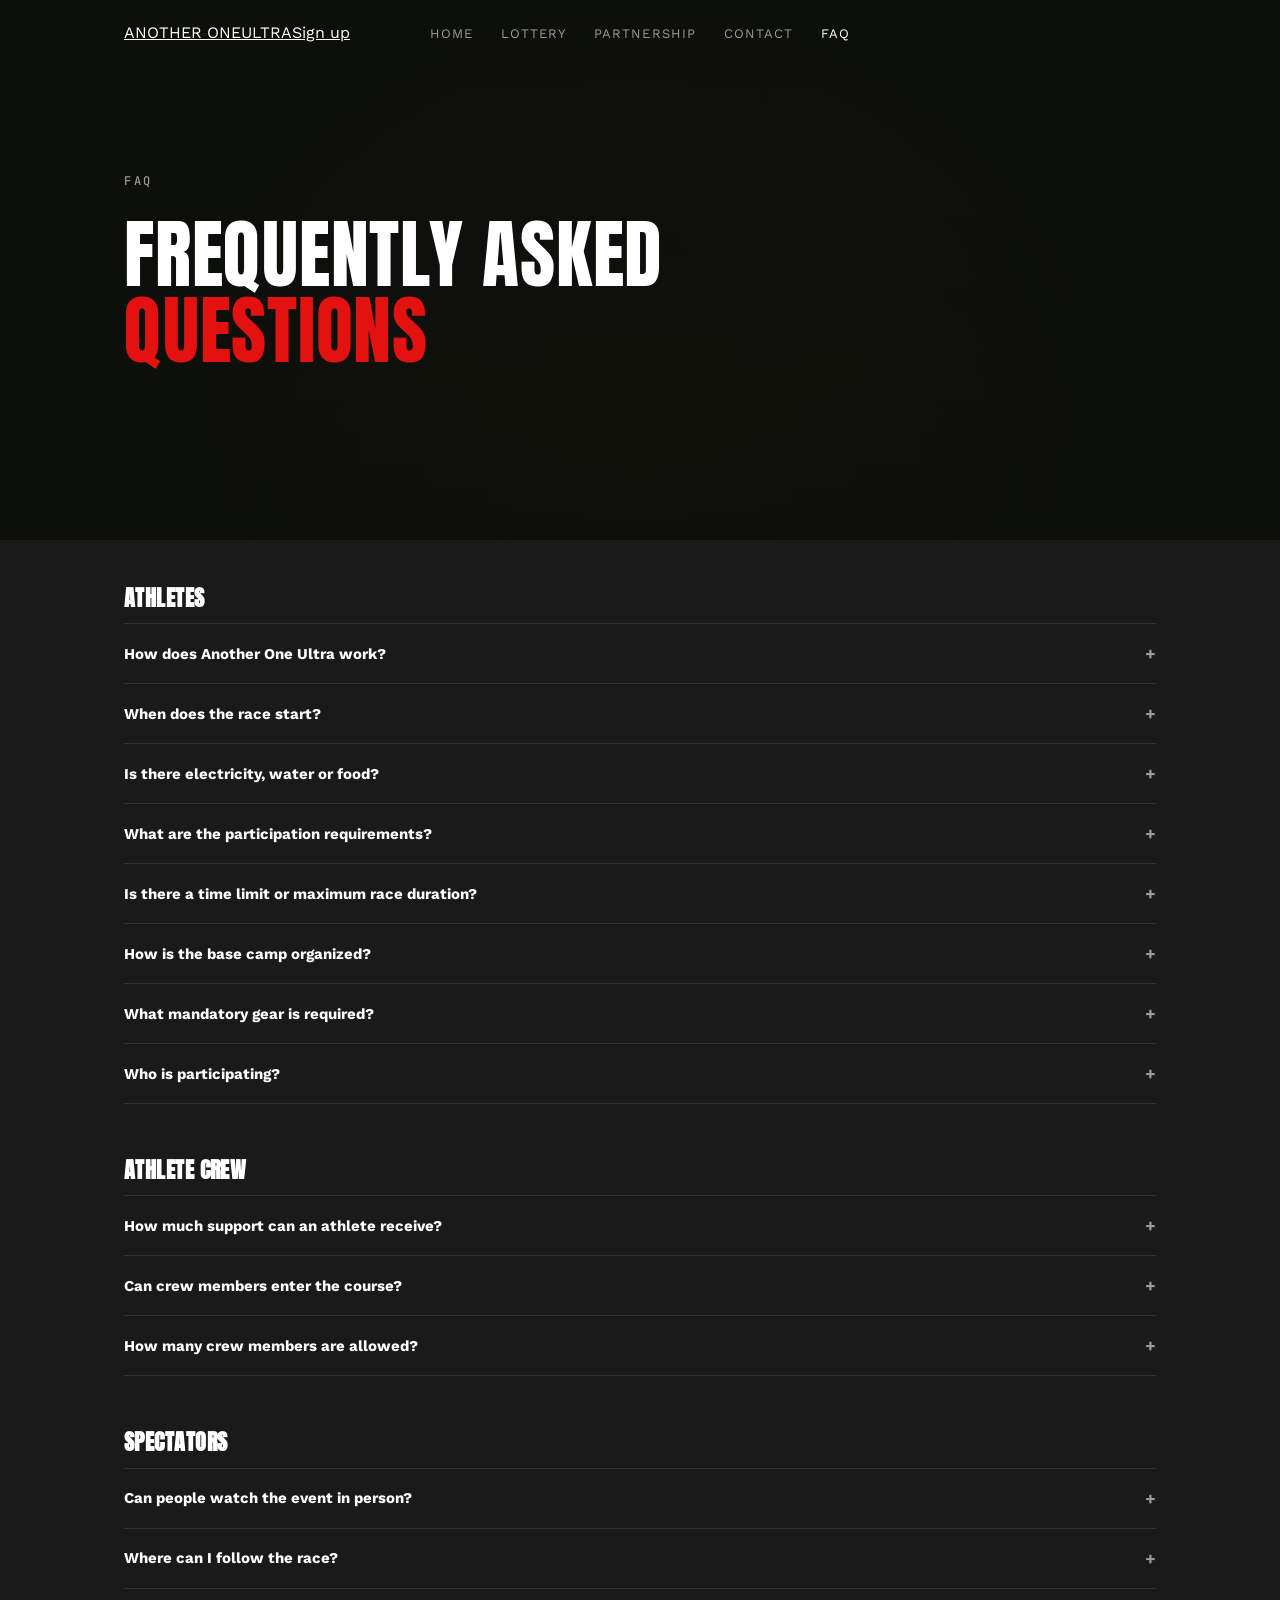
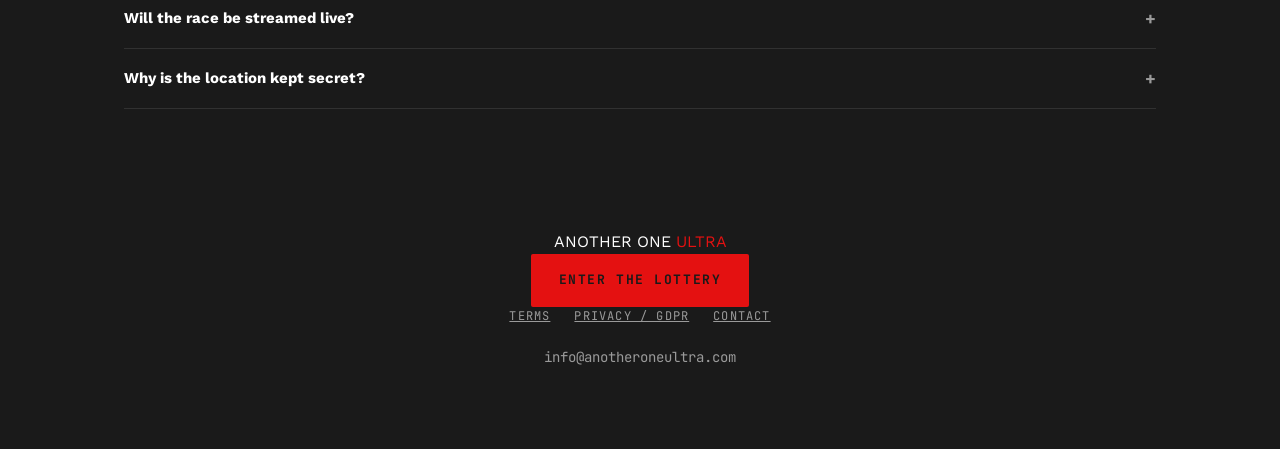
<file: faq_1.html>
<!DOCTYPE html>
<html lang="en">
<head>
<meta charset="UTF-8">
<meta name="viewport" content="width=device-width, initial-scale=1.0">
<title>FAQ — ANOTHER ONE ULTRA</title>
<link rel="preconnect" href="https://fonts.googleapis.com">
<link rel="preconnect" href="https://fonts.gstatic.com" crossorigin>
<link href="https://fonts.googleapis.com/css2?family=Anton&family=JetBrains+Mono:wght@400;500;700&family=Work+Sans:wght@400;500;600;700&display=swap" rel="stylesheet">
<link rel="stylesheet" href="shared.css">

</head>
<body>

<nav>
  <div class="inner">
    <a href="index.html" class="logo">ANOTHER ONE <span>ULTRA</span></a>
    <div class="navlinks">
      <a href="index.html">Home</a>
      <a href="lottery.html">Lottery</a>
      <a href="partnership.html">Partnership</a>
      <a href="contact.html">Contact</a>
      <a href="faq.html" class="active">FAQ</a>
    </div>
    <a href="lottery.html" class="nav-cta">Sign up</a>
  </div>
</nav>

<!-- ===== PAGE HERO ===== -->
<header class="hero" id="top">
  <div class="hero-inner wrap">
    <div class="eyebrow">FAQ</div>
    <h1 class="display page-title">Frequently asked<br><span class="accent">questions</span></h1>
  </div>
</header>

<!-- ===== FAQ ===== -->
<section id="faq" style="border-bottom:none;">
  <div class="wrap">

    <div class="faq-group">
      <h3>Athletes</h3>
      <div class="faq-item">
        <button class="faq-q">How does Another One Ultra work?<span class="plus">+</span></button>
        <div class="faq-a"><div class="faq-a-inner">Another One Ultra follows the Backyard Ultra format. Every hour, all runners start together on a 6.7 km loop. Anyone who doesn't finish the loop in time and return to the starting corral before the next hour is eliminated. The race continues until only one runner remains — that athlete must then complete one final solo loop to be officially declared the winner.</div></div>
      </div>
      <div class="faq-item">
        <button class="faq-q">When does the race start?<span class="plus">+</span></button>
        <div class="faq-a"><div class="faq-a-inner">It kicks off on Friday in the Czech Republic.</div></div>
      </div>
      <div class="faq-item">
        <button class="faq-q">Is there electricity, water or food?<span class="plus">+</span></button>
        <div class="faq-a"><div class="faq-a-inner">There is no electrical hookup. Water is provided in containers for each athlete. Full catering is not provided — every participant must manage their own nutrition. There is an aid station at the base camp stocked throughout the event, but it is intended only as a supplement and does not replace self-sufficiency.</div></div>
      </div>
      <div class="faq-item">
        <button class="faq-q">What are the participation requirements?<span class="plus">+</span></button>
        <div class="faq-a"><div class="faq-a-inner">Before the start, every athlete must sign a waiver. This document, including all terms and conditions, will be made available ahead of time.</div></div>
      </div>
      <div class="faq-item">
        <button class="faq-q">Is there a time limit or maximum race duration?<span class="plus">+</span></button>
        <div class="faq-a"><div class="faq-a-inner">No. There is no set end time. The race goes on until only one person is able to complete a loop. This unpredictability is exactly what makes the format so unique and challenging.</div></div>
      </div>
      <div class="faq-item">
        <button class="faq-q">How is the base camp organized?<span class="plus">+</span></button>
        <div class="faq-a"><div class="faq-a-inner">Each participant is allocated a 3x3 meter space at the base camp, marked in advance and assigned on a first come, first served basis. As runners drop out during the race, remaining camps may be moved closer to the starting line.</div></div>
      </div>
      <div class="faq-item">
        <button class="faq-q">What mandatory gear is required?<span class="plus">+</span></button>
        <div class="faq-a"><div class="faq-a-inner">Each participant must wear a working headlamp when running in twilight or darkness. Participation without this mandatory gear is not allowed.</div></div>
      </div>
      <div class="faq-item">
        <button class="faq-q">Who is participating?<span class="plus">+</span></button>
        <div class="faq-a"><div class="faq-a-inner">The starting field consists of international ultra runners, athletes, well-known sports personalities, content creators and selected lottery participants.</div></div>
      </div>
    </div>

    <div class="faq-group">
      <h3>Athlete crew</h3>
      <div class="faq-item">
        <button class="faq-q">How much support can an athlete receive?<span class="plus">+</span></button>
        <div class="faq-a"><div class="faq-a-inner">In the base camp, crew members can fully assist their athlete — with setup, nutrition, and preparation for the next loop. However, once the athlete enters the course, any kind of support is strictly prohibited. Even handing over food or gear during a loop will result in the runner's immediate disqualification (DNF).</div></div>
      </div>
      <div class="faq-item">
        <button class="faq-q">Can crew members enter the course?<span class="plus">+</span></button>
        <div class="faq-a"><div class="faq-a-inner">No. Crew members are not allowed on the course. If this rule is broken, the corresponding athlete will be automatically disqualified.</div></div>
      </div>
      <div class="faq-item">
        <button class="faq-q">How many crew members are allowed?<span class="plus">+</span></button>
        <div class="faq-a"><div class="faq-a-inner">Each runner may have up to three crew members. Having a crew is optional, not mandatory.</div></div>
      </div>
    </div>

    <div class="faq-group">
      <h3>Spectators</h3>
      <div class="faq-item">
        <button class="faq-q">Can people watch the event in person?<span class="plus">+</span></button>
        <div class="faq-a"><div class="faq-a-inner">No, on-site spectators are not allowed. This ensures safety and smooth operations during the race.</div></div>
      </div>
      <div class="faq-item">
        <button class="faq-q">Where can I follow the race?<span class="plus">+</span></button>
        <div class="faq-a"><div class="faq-a-inner">All highlights, updates and important information will be shared on our official Instagram channel @anotheroneultra. The race will be streamed live on YouTube, with selected highlights and additional content available after the event.</div></div>
      </div>
      <div class="faq-item">
        <button class="faq-q">Will the race be streamed live?<span class="plus">+</span></button>
        <div class="faq-a"><div class="faq-a-inner">Yes! There will be a 24/7 livestream broadcasting the race from start to finish. In addition, updates, stories, and behind-the-scenes content will be shared regularly on Instagram.</div></div>
      </div>
      <div class="faq-item">
        <button class="faq-q">Why is the location kept secret?<span class="plus">+</span></button>
        <div class="faq-a"><div class="faq-a-inner">The exact location is not disclosed in order to guarantee the safety and smooth running of the event.</div></div>
      </div>
    </div>
  </div>
</section>

<script>
  document.querySelectorAll('.faq-q').forEach(function(btn){
    btn.addEventListener('click', function(){
      var item = btn.closest('.faq-item');
      var answer = item.querySelector('.faq-a');
      var isOpen = item.classList.contains('open');

      document.querySelectorAll('.faq-item.open').forEach(function(openItem){
        if(openItem !== item){
          openItem.classList.remove('open');
          openItem.querySelector('.faq-a').style.maxHeight = null;
        }
      });

      if(isOpen){
        item.classList.remove('open');
        answer.style.maxHeight = null;
      } else {
        item.classList.add('open');
        answer.style.maxHeight = answer.scrollHeight + 'px';
      }
    });
  });
</script>


<footer>
  <div class="wrap">
    <div class="footer-tag">ANOTHER ONE <span style="color:var(--ember);">ULTRA</span></div>
    <div class="footer-cta">
      <a href="lottery.html" class="btn-primary">Enter the lottery</a>
    </div>
    <div class="footer-links">
      <a href="terms.html">Terms</a>
      <a href="privacy.html">Privacy / GDPR</a>
      <a href="contact.html">Contact</a>
    </div>
    <div class="footer-email"><a href="mailto:info@anotheroneultra.com">info@anotheroneultra.com</a></div>
  </div>
</footer>

</body>
</html>
</file>
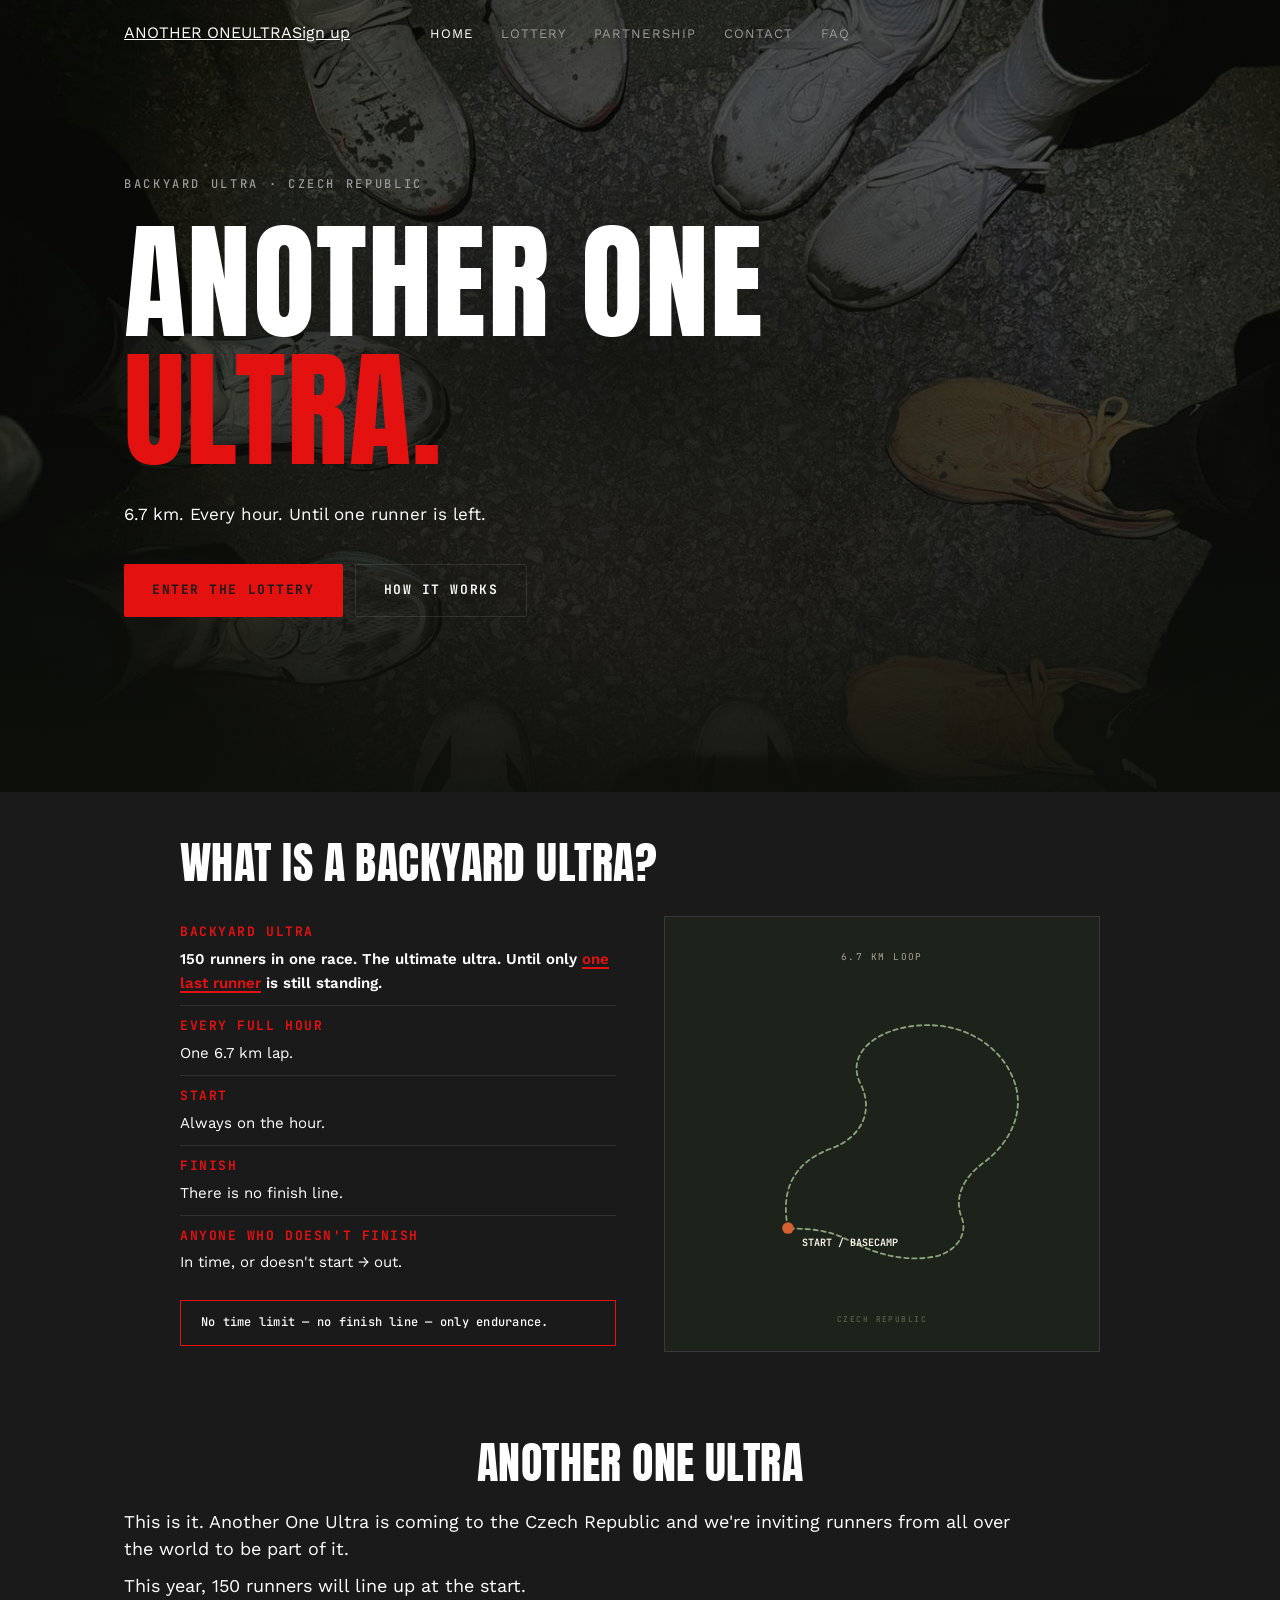
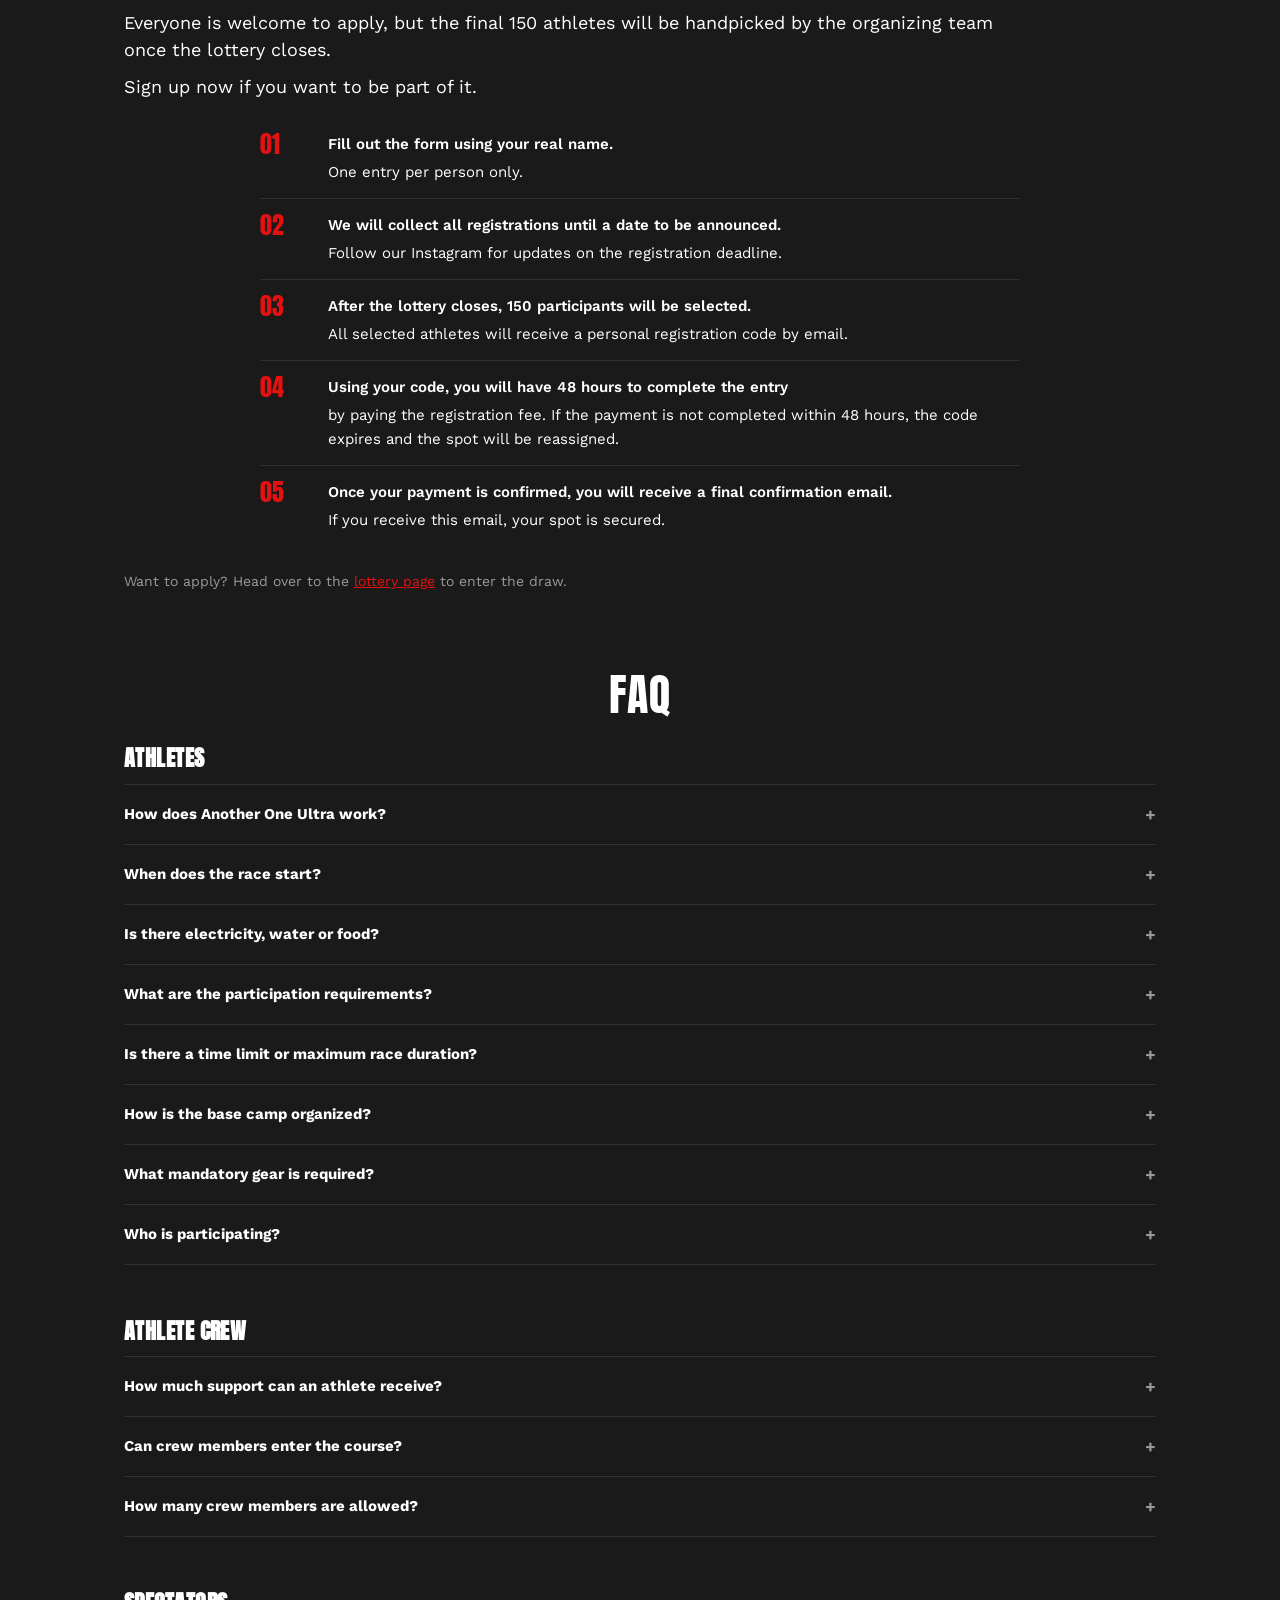
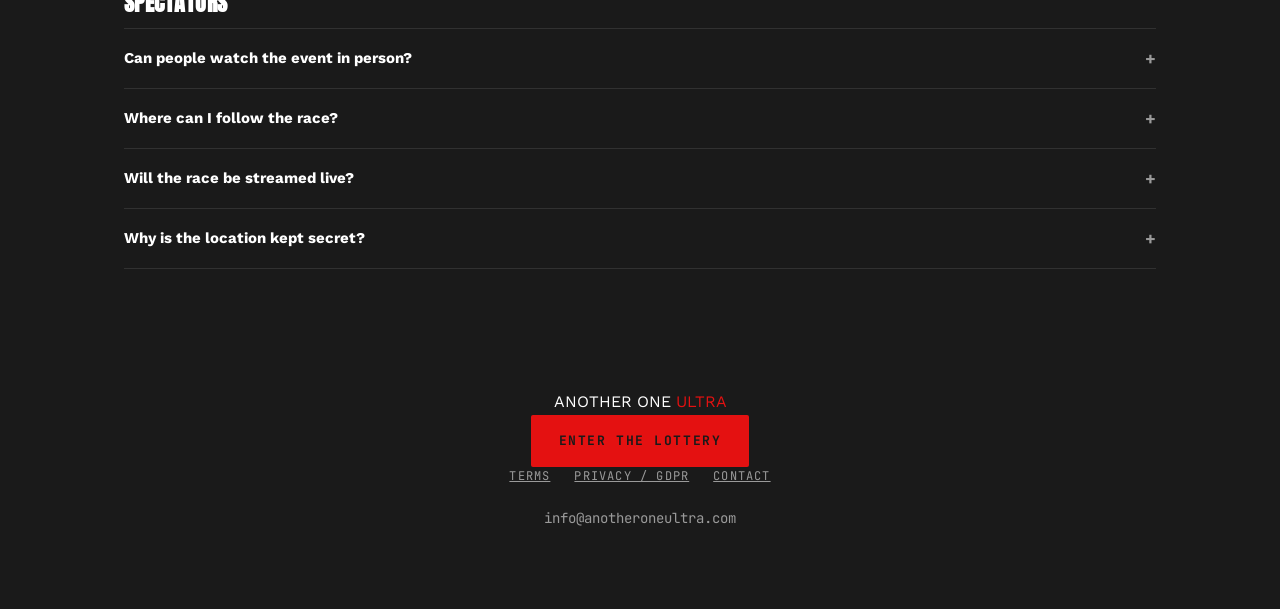
<file: index_6.html>
<!DOCTYPE html>
<html lang="en">
<head>
<meta charset="UTF-8">
<meta name="viewport" content="width=device-width, initial-scale=1.0">
<title>ANOTHER ONE ULTRA — Backyard Ultra, Czech Republic</title>
<link rel="preconnect" href="https://fonts.googleapis.com">
<link rel="preconnect" href="https://fonts.gstatic.com" crossorigin>
<link href="https://fonts.googleapis.com/css2?family=Anton&family=JetBrains+Mono:wght@400;500;700&family=Work+Sans:wght@400;500;600;700&display=swap" rel="stylesheet">
<link rel="stylesheet" href="shared.css">

</head>
<body>

<nav>
  <div class="inner">
    <a href="index.html" class="logo">ANOTHER ONE <span>ULTRA</span></a>
    <div class="navlinks">
      <a href="index.html" class="active">Home</a>
      <a href="lottery.html">Lottery</a>
      <a href="partnership.html">Partnership</a>
      <a href="contact.html">Contact</a>
      <a href="faq.html">FAQ</a>
    </div>
    <a href="lottery.html" class="nav-cta">Sign up</a>
  </div>
</nav>

<!-- ===== HOME / HERO ===== -->
<header class="hero hero-tall" id="home">
  <img class="hero-photo" src="[data-uri]" alt="" aria-hidden="true">
  <svg class="hero-grain" viewBox="0 0 200 200" preserveAspectRatio="none" xmlns="http://www.w3.org/2000/svg" aria-hidden="true">
    <filter id="grain"><feTurbulence type="fractalNoise" baseFrequency="0.9" numOctaves="2" stitchTiles="stitch"/><feColorMatrix type="saturate" values="0"/></filter>
    <rect width="100%" height="100%" filter="url(#grain)"/>
  </svg>
  <div class="hero-inner wrap">
    <div class="eyebrow">Backyard ultra · Czech Republic</div>
    <h1 class="display">Another one<br><span class="accent">ultra.</span></h1>
    <p class="hero-sub">6.7 km. Every hour. Until one runner is left.</p>
    <div class="hero-cta">
      <a href="lottery.html" class="btn-primary">Enter the lottery</a>
      <a href="#format" class="btn-secondary">How it works</a>
    </div>
  </div>
</header>

<!-- ===== WHAT IS A BACKYARD ULTRA ===== -->
<section id="format">
  <div class="wrap">
    <h2 class="section-title display">What is a backyard ultra?</h2>

    <div class="format-center">
      <div class="format-grid">
        <div>
          <div class="format-rule">
            <div class="label">Backyard ultra</div>
            <div class="value lead">150 runners in one race. The ultimate ultra. Until only <span class="hl-ember">one last runner</span> is still standing.</div>
          </div>
          <div class="format-rule">
            <div class="label">Every full hour</div>
            <div class="value">One 6.7 km lap.</div>
          </div>
          <div class="format-rule">
            <div class="label">Start</div>
            <div class="value">Always on the hour.</div>
          </div>
          <div class="format-rule">
            <div class="label">Finish</div>
            <div class="value">There is no finish line.</div>
          </div>
          <div class="format-rule">
            <div class="label">Anyone who doesn't finish</div>
            <div class="value">In time, or doesn't start &rarr; out.</div>
          </div>
          <div class="format-callout">No time limit — no finish line — only endurance.</div>
        </div>

        <div class="course-map">
          <svg viewBox="0 0 600 600" xmlns="http://www.w3.org/2000/svg" preserveAspectRatio="xMidYMid slice">
            <rect width="600" height="600" fill="#1D221B"/>
            <path d="M 170 430
                     C 160 380, 175 340, 230 320
                     C 270 305, 290 270, 270 230
                     C 250 190, 290 155, 350 150
                     C 410 145, 460 175, 480 220
                     C 500 265, 480 310, 440 340
                     C 410 362, 400 390, 410 415
                     C 420 440, 400 465, 370 470
                     C 320 478, 280 460, 250 445
                     C 215 428, 180 432, 170 430 Z"
                  fill="none" stroke="#8AA37C" stroke-width="2.5" stroke-dasharray="6 5" stroke-linecap="round"/>
            <circle cx="170" cy="430" r="8" fill="#D4602F"/>
            <text x="190" y="455" fill="#F4F1E6" font-family="JetBrains Mono, monospace" font-size="14" font-weight="700">START / BASECAMP</text>
            <text x="300" y="60" fill="#A8A597" font-family="JetBrains Mono, monospace" font-size="13" letter-spacing="2" text-anchor="middle">6.7 KM LOOP</text>
            <text x="300" y="560" fill="#5E7253" font-family="JetBrains Mono, monospace" font-size="11" letter-spacing="2" text-anchor="middle">CZECH REPUBLIC</text>
          </svg>
        </div>
      </div>
    </div>
  </div>
</section>

<!-- ===== ANOTHER ONE ULTRA 2.0 / HOW TO ENTER ===== -->
<section id="about">
  <div class="wrap">
    <h2 class="section-title display">Another One Ultra</h2>

    <div class="sponsor-copy">
      <p>This is it. Another One Ultra is coming to the Czech Republic and we're inviting runners from all over the world to be part of it.</p>
      <p>This year, <span class="hl">150 runners</span> will line up at the start.</p>
      <p>Everyone is welcome to apply, but the final 150 athletes will be <span class="hl">handpicked by the organizing team</span> once the lottery closes.</p>
      <p>Sign up now if you want to be part of it.</p>
    </div>

    <div class="steps">
      <div class="step">
        <div class="num display">01</div>
        <div class="body">
          <div class="hl">Fill out the form using your real name.</div>
          <p>One entry per person only.</p>
        </div>
      </div>
      <div class="step">
        <div class="num display">02</div>
        <div class="body">
          <div class="hl">We will collect all registrations until a date to be announced.</div>
          <p>Follow our Instagram for updates on the registration deadline.</p>
        </div>
      </div>
      <div class="step">
        <div class="num display">03</div>
        <div class="body">
          <div class="hl">After the lottery closes, 150 participants will be selected.</div>
          <p>All selected athletes will receive a personal registration code by email.</p>
        </div>
      </div>
      <div class="step">
        <div class="num display">04</div>
        <div class="body">
          <div class="hl">Using your code, you will have 48 hours to complete the entry</div>
          <p>by paying the registration fee. If the payment is not completed within 48 hours, the code expires and the spot will be reassigned.</p>
        </div>
      </div>
      <div class="step">
        <div class="num display">05</div>
        <div class="body">
          <div class="hl">Once your payment is confirmed, you will receive a final confirmation email.</div>
          <p>If you receive this email, your spot is secured.</p>
        </div>
      </div>
    </div>

    <div class="steps-note">
      Want to apply? Head over to the <a href="lottery.html">lottery page</a> to enter the draw.
    </div>
  </div>
</section>

<!-- ===== FAQ ===== -->
<section id="faq">
  <div class="wrap">
    <h2 class="section-title display">FAQ</h2>

    <div class="faq-group">
      <h3>Athletes</h3>
      <div class="faq-item">
        <button class="faq-q">How does Another One Ultra work?<span class="plus">+</span></button>
        <div class="faq-a"><div class="faq-a-inner">Another One Ultra follows the Backyard Ultra format. Every hour, all runners start together on a 6.7 km loop. Anyone who doesn't finish the loop in time and return to the starting corral before the next hour is eliminated. The race continues until only one runner remains — that athlete must then complete one final solo loop to be officially declared the winner.</div></div>
      </div>
      <div class="faq-item">
        <button class="faq-q">When does the race start?<span class="plus">+</span></button>
        <div class="faq-a"><div class="faq-a-inner">It kicks off on Friday in the Czech Republic.</div></div>
      </div>
      <div class="faq-item">
        <button class="faq-q">Is there electricity, water or food?<span class="plus">+</span></button>
        <div class="faq-a"><div class="faq-a-inner">There is no electrical hookup. Water is provided in containers for each athlete. Full catering is not provided — every participant must manage their own nutrition. There is an aid station at the base camp stocked throughout the event, but it is intended only as a supplement and does not replace self-sufficiency.</div></div>
      </div>
      <div class="faq-item">
        <button class="faq-q">What are the participation requirements?<span class="plus">+</span></button>
        <div class="faq-a"><div class="faq-a-inner">Before the start, every athlete must sign a waiver. This document, including all terms and conditions, will be made available ahead of time.</div></div>
      </div>
      <div class="faq-item">
        <button class="faq-q">Is there a time limit or maximum race duration?<span class="plus">+</span></button>
        <div class="faq-a"><div class="faq-a-inner">No. There is no set end time. The race goes on until only one person is able to complete a loop. This unpredictability is exactly what makes the format so unique and challenging.</div></div>
      </div>
      <div class="faq-item">
        <button class="faq-q">How is the base camp organized?<span class="plus">+</span></button>
        <div class="faq-a"><div class="faq-a-inner">Each participant is allocated a 3x3 meter space at the base camp, marked in advance and assigned on a first come, first served basis. As runners drop out during the race, remaining camps may be moved closer to the starting line.</div></div>
      </div>
      <div class="faq-item">
        <button class="faq-q">What mandatory gear is required?<span class="plus">+</span></button>
        <div class="faq-a"><div class="faq-a-inner">Each participant must wear a working headlamp when running in twilight or darkness. Participation without this mandatory gear is not allowed.</div></div>
      </div>
      <div class="faq-item">
        <button class="faq-q">Who is participating?<span class="plus">+</span></button>
        <div class="faq-a"><div class="faq-a-inner">The starting field consists of international ultra runners, athletes, well-known sports personalities, content creators and selected lottery participants.</div></div>
      </div>
    </div>

    <div class="faq-group">
      <h3>Athlete crew</h3>
      <div class="faq-item">
        <button class="faq-q">How much support can an athlete receive?<span class="plus">+</span></button>
        <div class="faq-a"><div class="faq-a-inner">In the base camp, crew members can fully assist their athlete — with setup, nutrition, and preparation for the next loop. However, once the athlete enters the course, any kind of support is strictly prohibited. Even handing over food or gear during a loop will result in the runner's immediate disqualification (DNF).</div></div>
      </div>
      <div class="faq-item">
        <button class="faq-q">Can crew members enter the course?<span class="plus">+</span></button>
        <div class="faq-a"><div class="faq-a-inner">No. Crew members are not allowed on the course. If this rule is broken, the corresponding athlete will be automatically disqualified.</div></div>
      </div>
      <div class="faq-item">
        <button class="faq-q">How many crew members are allowed?<span class="plus">+</span></button>
        <div class="faq-a"><div class="faq-a-inner">Each runner may have up to three crew members. Having a crew is optional, not mandatory.</div></div>
      </div>
    </div>

    <div class="faq-group">
      <h3>Spectators</h3>
      <div class="faq-item">
        <button class="faq-q">Can people watch the event in person?<span class="plus">+</span></button>
        <div class="faq-a"><div class="faq-a-inner">No, on-site spectators are not allowed. This ensures safety and smooth operations during the race.</div></div>
      </div>
      <div class="faq-item">
        <button class="faq-q">Where can I follow the race?<span class="plus">+</span></button>
        <div class="faq-a"><div class="faq-a-inner">All highlights, updates and important information will be shared on our official Instagram channel @anotheroneultra. The race will be streamed live on YouTube, with selected highlights and additional content available after the event.</div></div>
      </div>
      <div class="faq-item">
        <button class="faq-q">Will the race be streamed live?<span class="plus">+</span></button>
        <div class="faq-a"><div class="faq-a-inner">Yes! There will be a 24/7 livestream broadcasting the race from start to finish. In addition, updates, stories, and behind-the-scenes content will be shared regularly on Instagram.</div></div>
      </div>
      <div class="faq-item">
        <button class="faq-q">Why is the location kept secret?<span class="plus">+</span></button>
        <div class="faq-a"><div class="faq-a-inner">The exact location is not disclosed in order to guarantee the safety and smooth running of the event.</div></div>
      </div>
    </div>
  </div>
</section>

<script>
  document.querySelectorAll('.faq-q').forEach(function(btn){
    btn.addEventListener('click', function(){
      var item = btn.closest('.faq-item');
      var answer = item.querySelector('.faq-a');
      var isOpen = item.classList.contains('open');

      document.querySelectorAll('.faq-item.open').forEach(function(openItem){
        if(openItem !== item){
          openItem.classList.remove('open');
          openItem.querySelector('.faq-a').style.maxHeight = null;
        }
      });

      if(isOpen){
        item.classList.remove('open');
        answer.style.maxHeight = null;
      } else {
        item.classList.add('open');
        answer.style.maxHeight = answer.scrollHeight + 'px';
      }
    });
  });
</script>


<footer>
  <div class="wrap">
    <div class="footer-tag">ANOTHER ONE <span style="color:var(--ember);">ULTRA</span></div>
    <div class="footer-cta">
      <a href="lottery.html" class="btn-primary">Enter the lottery</a>
    </div>
    <div class="footer-links">
      <a href="terms.html">Terms</a>
      <a href="privacy.html">Privacy / GDPR</a>
      <a href="contact.html">Contact</a>
    </div>
    <div class="footer-email"><a href="mailto:info@anotheroneultra.com">info@anotheroneultra.com</a></div>
  </div>
</footer>

</body>
</html>
</file>
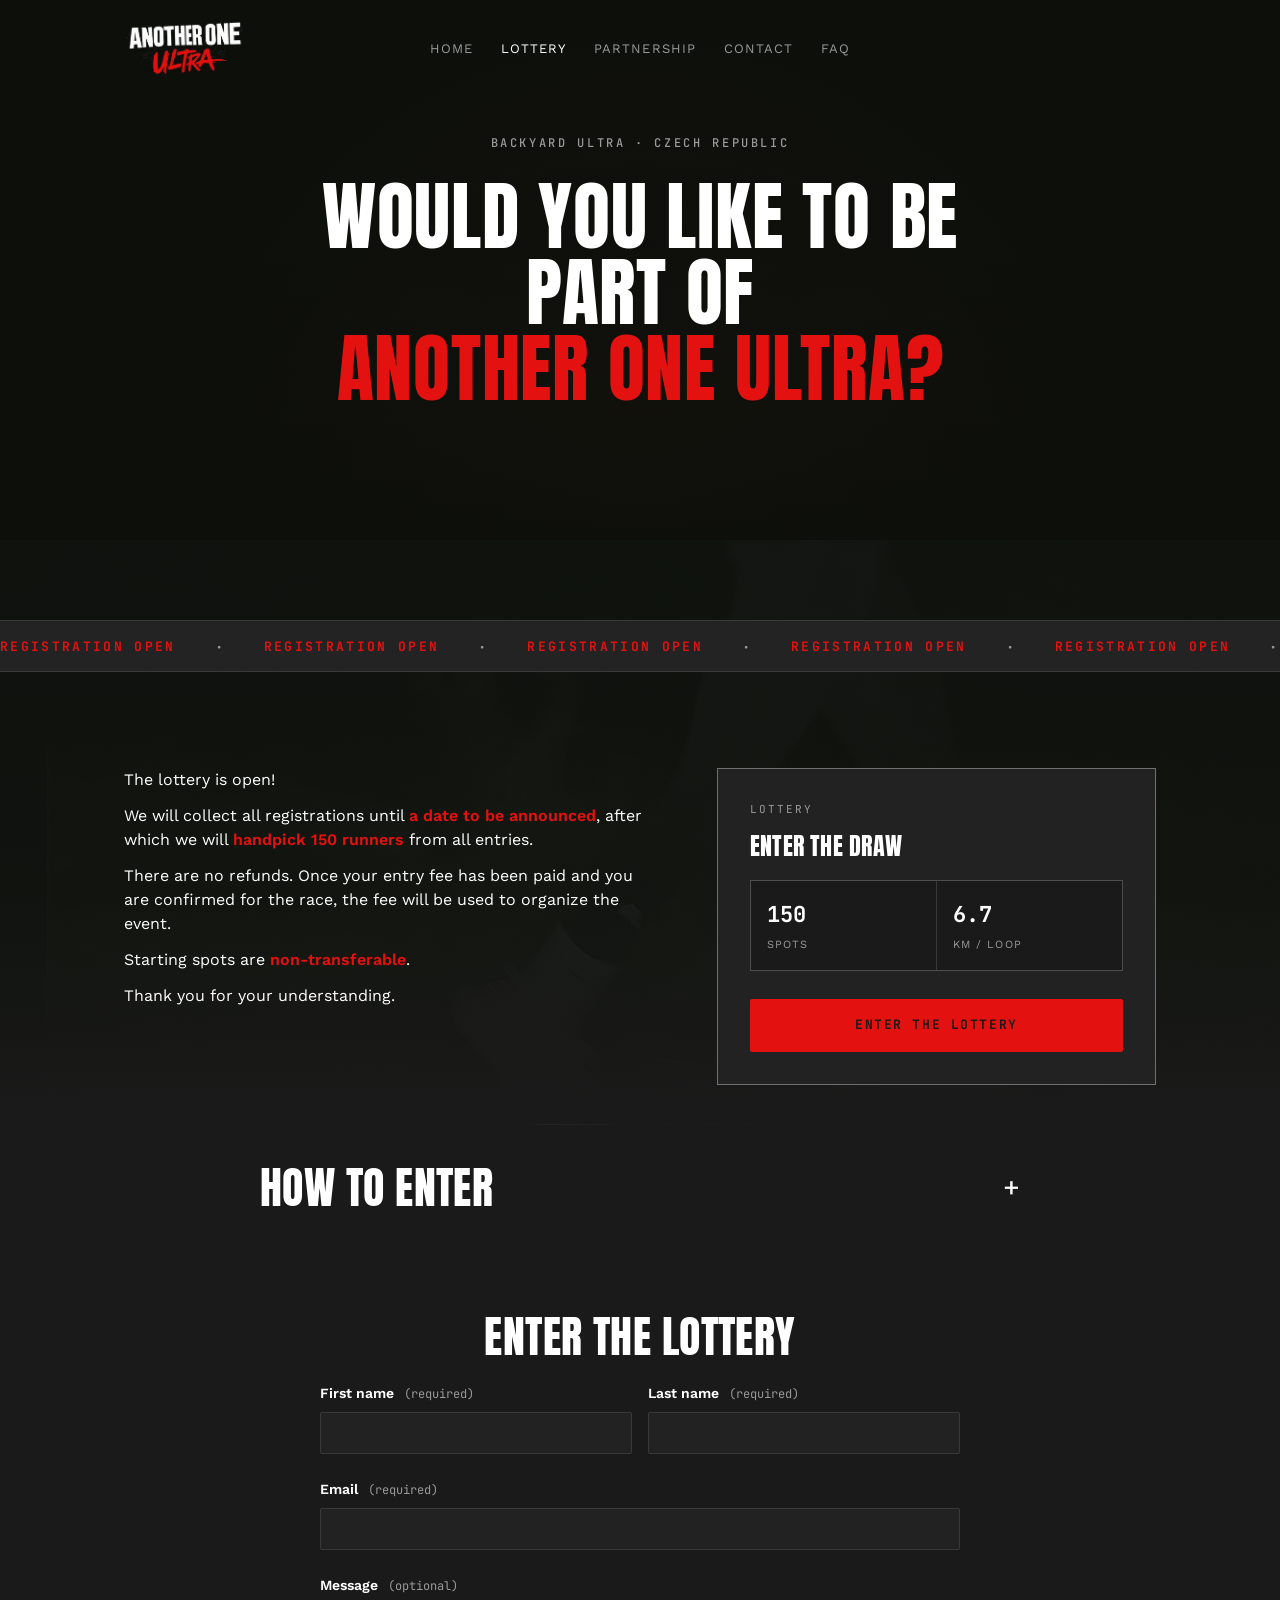
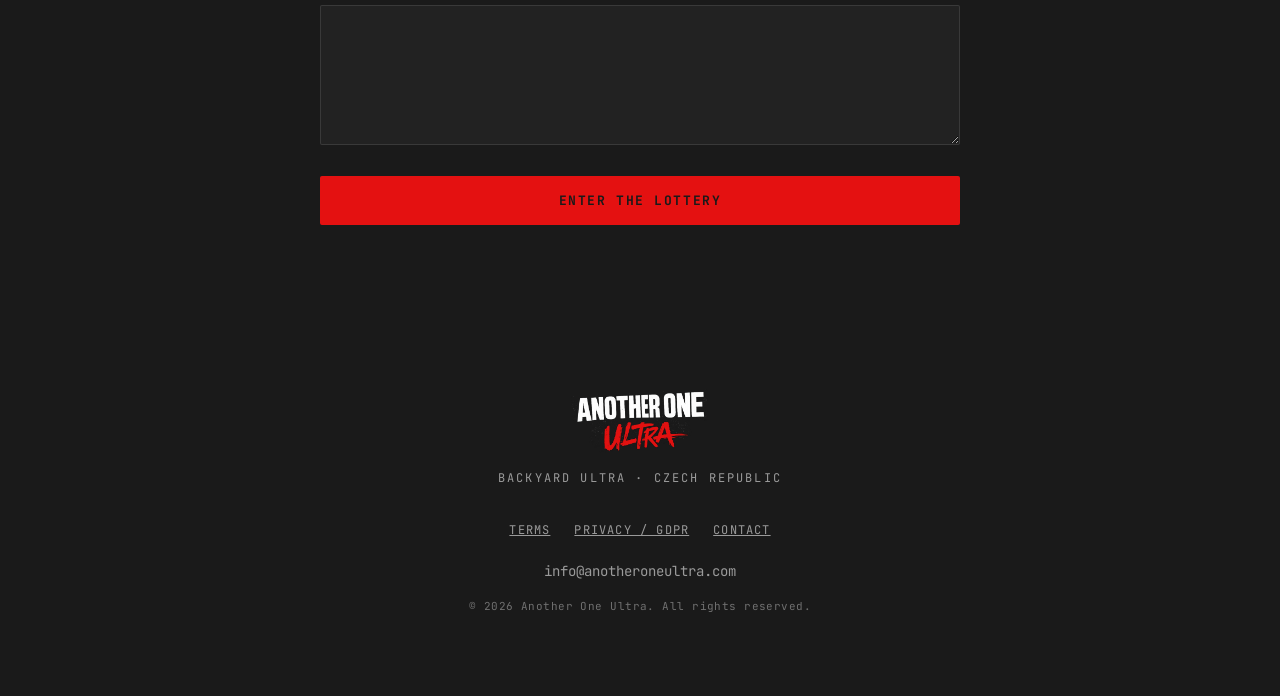
<file: lottery.html>
<!DOCTYPE html>
<html lang="en">
<head>
<meta charset="UTF-8">
<meta name="viewport" content="width=device-width, initial-scale=1.0">
<title>Lottery — ANOTHER ONE ULTRA</title>
<link rel="preconnect" href="https://fonts.googleapis.com">
<link rel="preconnect" href="https://fonts.gstatic.com" crossorigin>
<link href="https://fonts.googleapis.com/css2?family=Anton&family=JetBrains+Mono:wght@400;500;700&family=Work+Sans:wght@400;500;600;700&display=swap" rel="stylesheet">
<link rel="icon" type="image/png" href="favicon.png">
<link rel="stylesheet" href="shared.css?v=9">

</head>
<body>

<nav>
  <div class="inner">
    <button class="menu-toggle" id="menuToggle" aria-label="Menu">
      <span></span><span></span><span></span>
    </button>
    <div class="navlinks">
      <a href="index.html">Home</a>
      <a href="lottery.html" class="active">Lottery</a>
      <a href="partnership.html">Partnership</a>
      <a href="contact.html">Contact</a>
      <a href="faq.html">FAQ</a>
    </div>
    <a href="index.html" class="logo"><img src="logo.png" alt="Another One Ultra"></a>
  </div>
</nav>

<div class="mobile-menu" id="mobileMenu">
  <a href="index.html">Home</a>
  <a href="lottery.html" class="active">Lottery</a>
  <a href="partnership.html">Partnership</a>
  <a href="contact.html">Contact</a>
  <a href="faq.html">FAQ</a>
  <a href="lottery.html" class="nav-cta">Sign up</a>
</div>

<!-- ===== PAGE HERO ===== -->
<header class="hero" id="top">
  <div class="hero-inner wrap hero-inner-narrow">
    <div class="eyebrow">Backyard Ultra · Czech Republic</div>
    <h1 class="display page-title">Would you like to be part of<br><span class="accent">Another One Ultra?</span></h1>
  </div>
</header>

<!-- ===== LOTTERY ===== -->
<section id="lottery-section">
  <div class="marquee">
    <svg class="marquee-grain" viewBox="0 0 200 60" preserveAspectRatio="none" xmlns="http://www.w3.org/2000/svg" aria-hidden="true">
      <filter id="marqueegrain"><feTurbulence type="fractalNoise" baseFrequency="0.9" numOctaves="2" stitchTiles="stitch"/><feColorMatrix type="saturate" values="0"/></filter>
      <rect width="100%" height="100%" filter="url(#marqueegrain)"/>
    </svg>
    <div class="marquee-track">
      <span>Registration open <span class="dot">&bull;</span></span>
      <span>Registration open <span class="dot">&bull;</span></span>
      <span>Registration open <span class="dot">&bull;</span></span>
      <span>Registration open <span class="dot">&bull;</span></span>
      <span>Registration open <span class="dot">&bull;</span></span>
      <span>Registration open <span class="dot">&bull;</span></span>
      <span>Registration open <span class="dot">&bull;</span></span>
      <span>Registration open <span class="dot">&bull;</span></span>
    </div>
  </div>

  <div class="wrap" style="padding-top:56px;">
    <div class="lottery-grid">
      <div class="lottery-copy">
        <p>The lottery is open!</p>
        <p>We will collect all registrations until <span class="hl">a date to be announced</span>, after which we will <span class="hl">handpick 150 runners</span> from all entries.</p>
        <p>There are no refunds. Once your entry fee has been paid and you are confirmed for the race, the fee will be used to organize the event.</p>
        <p>Starting spots are <span class="hl">non-transferable</span>.</p>
        <p>Thank you for your understanding.</p>
      </div>

      <div class="lottery-card">
        <div class="tag">Lottery</div>
        <h3 class="display">Enter the draw</h3>
        <div class="lottery-stats">
          <div class="lottery-stat">
            <div class="val mono">150</div>
            <div class="lbl">spots</div>
          </div>
          <div class="lottery-stat">
            <div class="val mono">6.7</div>
            <div class="lbl">km / loop</div>
          </div>
        </div>
        <a class="btn-primary" href="#form">Enter the lottery</a>
      </div>
    </div>
  </div>
</section>

<!-- ===== HOW TO ENTER ===== -->
<section id="how-to-enter">
  <div class="wrap">
    <div class="steps-wrap" id="howToEnterLottery">
      <button class="steps-toggle" type="button">
        <h2 class="section-title display">How to enter</h2>
        <span class="plus">+</span>
      </button>
      <div class="steps-collapse">
        <div class="steps">
          <div class="step">
            <div class="num display">01</div>
            <div class="body">
              <div class="hl">Fill out the form below using your real name.</div>
              <p>One entry per person only.</p>
            </div>
          </div>
          <div class="step">
            <div class="num display">02</div>
            <div class="body">
              <div class="hl">We will collect all registrations until a date to be announced.</div>
              <p>Follow our Instagram for updates on the registration deadline.</p>
            </div>
          </div>
          <div class="step">
            <div class="num display">03</div>
            <div class="body">
              <div class="hl">After the lottery closes, 150 participants will be selected.</div>
              <p>All selected athletes will receive a personal registration code by email.</p>
            </div>
          </div>
          <div class="step">
            <div class="num display">04</div>
            <div class="body">
              <div class="hl">Using your code, you will have 48 hours to complete the entry</div>
              <p>by paying the registration fee. If the payment is not completed within 48 hours, the code expires and the spot will be reassigned.</p>
            </div>
          </div>
          <div class="step">
            <div class="num display">05</div>
            <div class="body">
              <div class="hl">Once your payment is confirmed, you will receive a final confirmation email.</div>
              <p>If you receive this email, your spot is secured.</p>
            </div>
          </div>
        </div>
      </div>
    </div>
  </div>
</section>

<script>
  document.querySelectorAll('.steps-wrap').forEach(function(wrap){
    var toggle = wrap.querySelector('.steps-toggle');
    var collapse = wrap.querySelector('.steps-collapse');
    toggle.addEventListener('click', function(){
      var isOpen = wrap.classList.toggle('open');
      collapse.style.maxHeight = isOpen ? collapse.scrollHeight + 'px' : null;
    });
  });
</script>


<!-- ===== ENTRY FORM ===== -->
<section id="form" style="border-bottom:none;">
  <div class="wrap">
    <h2 class="section-title display">Enter the lottery</h2>

    <form class="form-grid" data-form-name="lottery">
      <div class="form-row">
        <div class="field">
          <label>First name <span class="req">(required)</span></label>
          <input type="text" name="first_name" required>
        </div>
        <div class="field">
          <label>Last name <span class="req">(required)</span></label>
          <input type="text" name="last_name" required>
        </div>
      </div>
      <div class="field">
        <label>Email <span class="req">(required)</span></label>
        <input type="email" name="email" required>
      </div>
      <div class="field">
        <label>Message <span class="req">(optional)</span></label>
        <textarea name="message"></textarea>
      </div>
      <button type="submit" class="btn-primary">Enter the lottery</button>
      <div class="form-status"></div>
    </form>
  </div>
</section>

<script src="forms.js"></script>

<footer>
  <div class="wrap">
    <div class="footer-logo"><img src="logo.png" alt="Another One Ultra"></div>
    <div class="footer-tagline mono">BACKYARD ULTRA · CZECH REPUBLIC</div>
    <div class="footer-links">
      <a href="terms.html">Terms</a>
      <a href="privacy.html">Privacy / GDPR</a>
      <a href="contact.html">Contact</a>
    </div>
    <div class="footer-email"><a href="mailto:info@anotheroneultra.com">info@anotheroneultra.com</a></div>
    <div class="footer-copyright">&copy; 2026 Another One Ultra. All rights reserved.</div>
  </div>
</footer>

<script>
  (function(){
    var toggle = document.getElementById('menuToggle');
    var menu = document.getElementById('mobileMenu');
    if (toggle && menu) {
      toggle.addEventListener('click', function(){
        var isOpen = menu.classList.toggle('open');
        toggle.classList.toggle('open', isOpen);
        document.body.style.overflow = isOpen ? 'hidden' : '';
      });
      menu.querySelectorAll('a').forEach(function(link){
        link.addEventListener('click', function(){
          menu.classList.remove('open');
          toggle.classList.remove('open');
          document.body.style.overflow = '';
        });
      });
    }
  })();

  (function(){
    var nav = document.querySelector('nav');
    if (!nav) return;
    function onScroll(){
      if (window.scrollY > 10) {
        nav.classList.add('scrolled');
      } else {
        nav.classList.remove('scrolled');
      }
    }
    onScroll();
    window.addEventListener('scroll', onScroll, { passive: true });
  })();
</script>

</body>
</html>
</file>
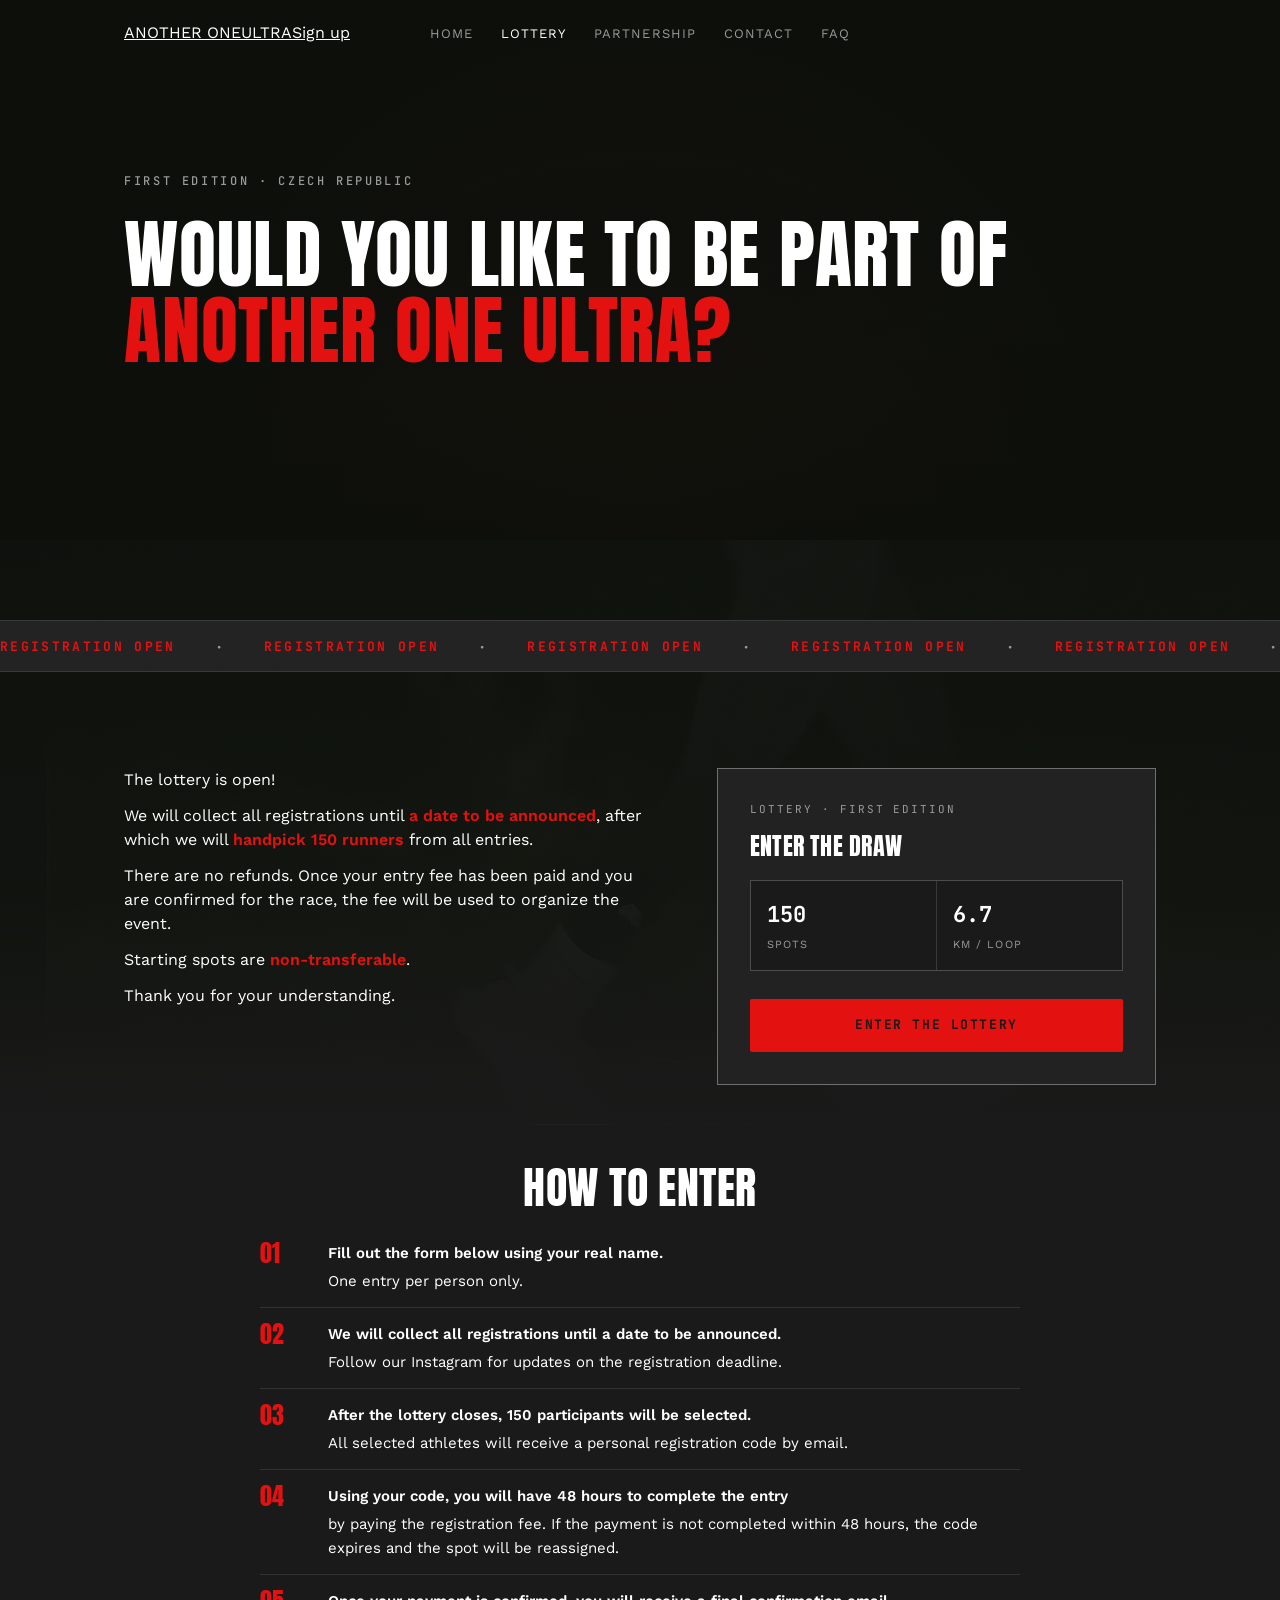
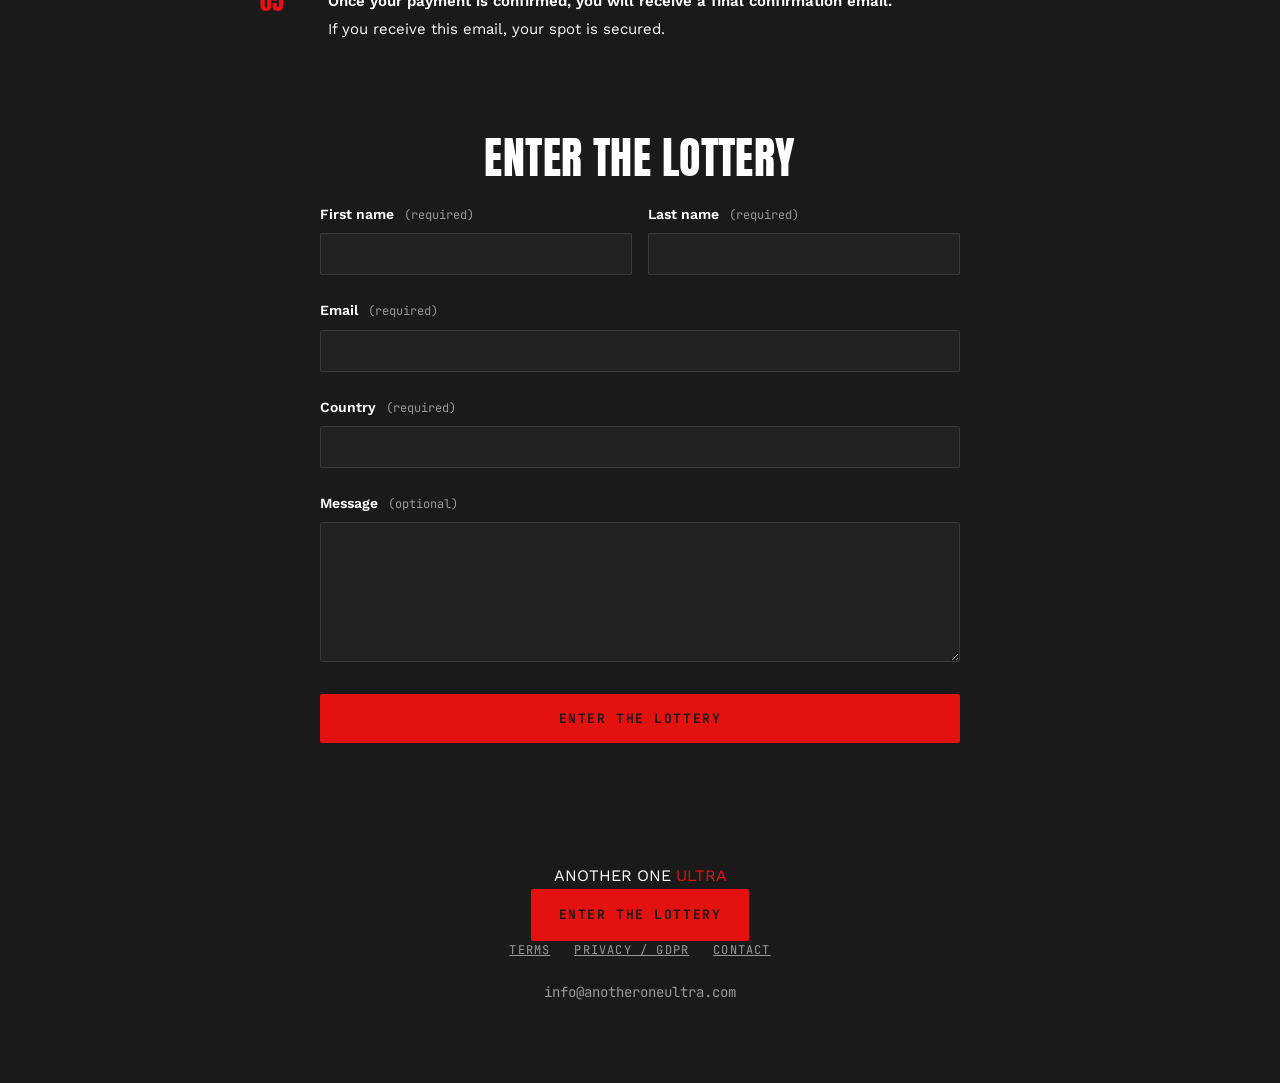
<file: lottery_1.html>
<!DOCTYPE html>
<html lang="en">
<head>
<meta charset="UTF-8">
<meta name="viewport" content="width=device-width, initial-scale=1.0">
<title>Lottery — ANOTHER ONE ULTRA</title>
<link rel="preconnect" href="https://fonts.googleapis.com">
<link rel="preconnect" href="https://fonts.gstatic.com" crossorigin>
<link href="https://fonts.googleapis.com/css2?family=Anton&family=JetBrains+Mono:wght@400;500;700&family=Work+Sans:wght@400;500;600;700&display=swap" rel="stylesheet">
<link rel="stylesheet" href="shared.css">

</head>
<body>

<nav>
  <div class="inner">
    <a href="index.html" class="logo">ANOTHER ONE <span>ULTRA</span></a>
    <div class="navlinks">
      <a href="index.html">Home</a>
      <a href="lottery.html" class="active">Lottery</a>
      <a href="partnership.html">Partnership</a>
      <a href="contact.html">Contact</a>
      <a href="faq.html">FAQ</a>
    </div>
    <a href="lottery.html" class="nav-cta">Sign up</a>
  </div>
</nav>

<!-- ===== PAGE HERO ===== -->
<header class="hero" id="top">
  <div class="hero-inner wrap">
    <div class="eyebrow">First edition · Czech Republic</div>
    <h1 class="display page-title">Would you like to be part of<br><span class="accent">Another One Ultra?</span></h1>
  </div>
</header>

<!-- ===== LOTTERY ===== -->
<section id="lottery-section">
  <div class="marquee">
    <svg class="marquee-grain" viewBox="0 0 200 60" preserveAspectRatio="none" xmlns="http://www.w3.org/2000/svg" aria-hidden="true">
      <filter id="marqueegrain"><feTurbulence type="fractalNoise" baseFrequency="0.9" numOctaves="2" stitchTiles="stitch"/><feColorMatrix type="saturate" values="0"/></filter>
      <rect width="100%" height="100%" filter="url(#marqueegrain)"/>
    </svg>
    <div class="marquee-track">
      <span>Registration open <span class="dot">&bull;</span></span>
      <span>Registration open <span class="dot">&bull;</span></span>
      <span>Registration open <span class="dot">&bull;</span></span>
      <span>Registration open <span class="dot">&bull;</span></span>
      <span>Registration open <span class="dot">&bull;</span></span>
      <span>Registration open <span class="dot">&bull;</span></span>
      <span>Registration open <span class="dot">&bull;</span></span>
      <span>Registration open <span class="dot">&bull;</span></span>
    </div>
  </div>

  <div class="wrap" style="padding-top:56px;">
    <div class="lottery-grid">
      <div class="lottery-copy">
        <p>The lottery is open!</p>
        <p>We will collect all registrations until <span class="hl">a date to be announced</span>, after which we will <span class="hl">handpick 150 runners</span> from all entries.</p>
        <p>There are no refunds. Once your entry fee has been paid and you are confirmed for the race, the fee will be used to organize the event.</p>
        <p>Starting spots are <span class="hl">non-transferable</span>.</p>
        <p>Thank you for your understanding.</p>
      </div>

      <div class="lottery-card">
        <div class="tag">Lottery · first edition</div>
        <h3 class="display">Enter the draw</h3>
        <div class="lottery-stats">
          <div class="lottery-stat">
            <div class="val mono">150</div>
            <div class="lbl">spots</div>
          </div>
          <div class="lottery-stat">
            <div class="val mono">6.7</div>
            <div class="lbl">km / loop</div>
          </div>
        </div>
        <a class="btn-primary" href="#form">Enter the lottery</a>
      </div>
    </div>
  </div>
</section>

<!-- ===== HOW TO ENTER ===== -->
<section id="how-to-enter">
  <div class="wrap">
    <h2 class="section-title display">How to enter</h2>

    <div class="steps">
      <div class="step">
        <div class="num display">01</div>
        <div class="body">
          <div class="hl">Fill out the form below using your real name.</div>
          <p>One entry per person only.</p>
        </div>
      </div>
      <div class="step">
        <div class="num display">02</div>
        <div class="body">
          <div class="hl">We will collect all registrations until a date to be announced.</div>
          <p>Follow our Instagram for updates on the registration deadline.</p>
        </div>
      </div>
      <div class="step">
        <div class="num display">03</div>
        <div class="body">
          <div class="hl">After the lottery closes, 150 participants will be selected.</div>
          <p>All selected athletes will receive a personal registration code by email.</p>
        </div>
      </div>
      <div class="step">
        <div class="num display">04</div>
        <div class="body">
          <div class="hl">Using your code, you will have 48 hours to complete the entry</div>
          <p>by paying the registration fee. If the payment is not completed within 48 hours, the code expires and the spot will be reassigned.</p>
        </div>
      </div>
      <div class="step">
        <div class="num display">05</div>
        <div class="body">
          <div class="hl">Once your payment is confirmed, you will receive a final confirmation email.</div>
          <p>If you receive this email, your spot is secured.</p>
        </div>
      </div>
    </div>
  </div>
</section>

<!-- ===== ENTRY FORM ===== -->
<section id="form" style="border-bottom:none;">
  <div class="wrap">
    <h2 class="section-title display">Enter the lottery</h2>

    <form class="form-grid">
      <div class="form-row">
        <div class="field">
          <label>First name <span class="req">(required)</span></label>
          <input type="text" name="first_name" required>
        </div>
        <div class="field">
          <label>Last name <span class="req">(required)</span></label>
          <input type="text" name="last_name" required>
        </div>
      </div>
      <div class="field">
        <label>Email <span class="req">(required)</span></label>
        <input type="email" name="email" required>
      </div>
      <div class="field">
        <label>Country <span class="req">(required)</span></label>
        <input type="text" name="country" required>
      </div>
      <div class="field">
        <label>Message <span class="req">(optional)</span></label>
        <textarea name="message"></textarea>
      </div>
      <button type="submit" class="btn-primary">Enter the lottery</button>
    </form>
  </div>
</section>


<footer>
  <div class="wrap">
    <div class="footer-tag">ANOTHER ONE <span style="color:var(--ember);">ULTRA</span></div>
    <div class="footer-cta">
      <a href="lottery.html" class="btn-primary">Enter the lottery</a>
    </div>
    <div class="footer-links">
      <a href="terms.html">Terms</a>
      <a href="privacy.html">Privacy / GDPR</a>
      <a href="contact.html">Contact</a>
    </div>
    <div class="footer-email"><a href="mailto:info@anotheroneultra.com">info@anotheroneultra.com</a></div>
  </div>
</footer>

</body>
</html>
</file>
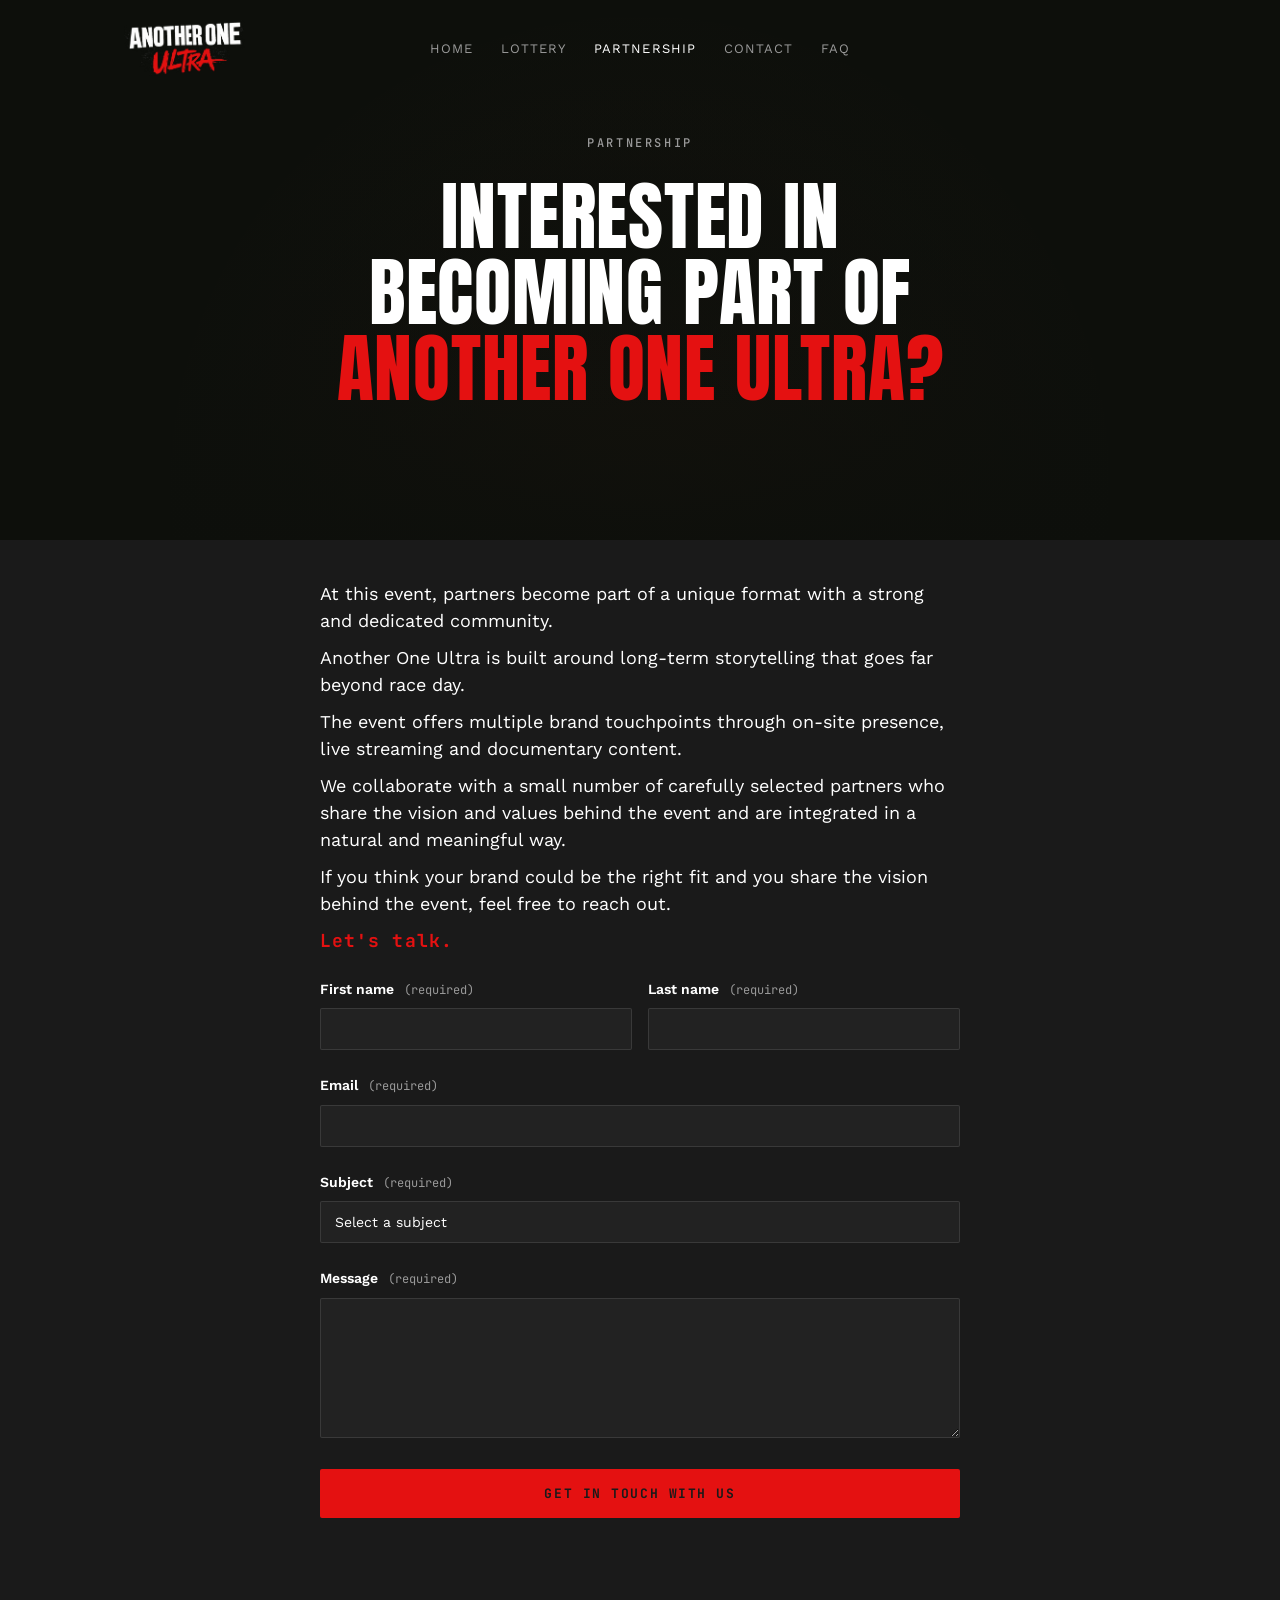
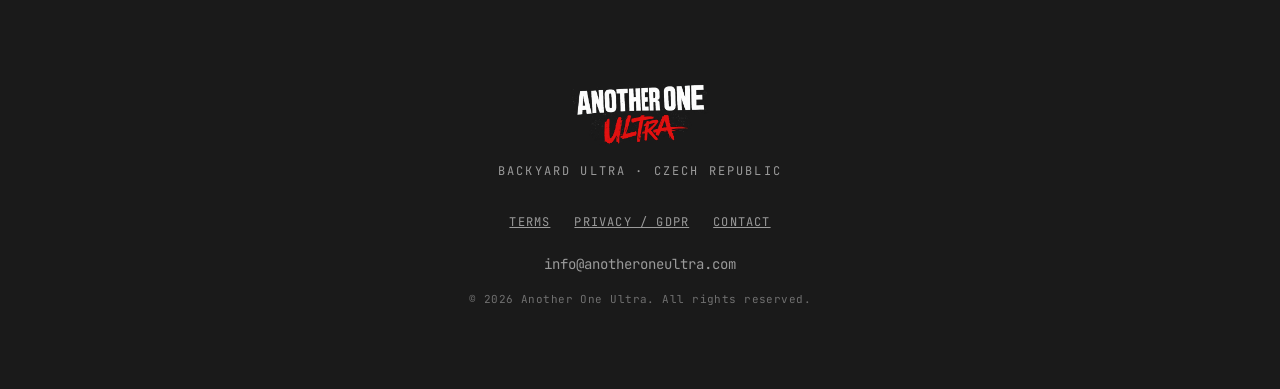
<file: partnership.html>
<!DOCTYPE html>
<html lang="en">
<head>
<meta charset="UTF-8">
<meta name="viewport" content="width=device-width, initial-scale=1.0">
<title>Partnership — ANOTHER ONE ULTRA</title>
<link rel="preconnect" href="https://fonts.googleapis.com">
<link rel="preconnect" href="https://fonts.gstatic.com" crossorigin>
<link href="https://fonts.googleapis.com/css2?family=Anton&family=JetBrains+Mono:wght@400;500;700&family=Work+Sans:wght@400;500;600;700&display=swap" rel="stylesheet">
<link rel="icon" type="image/png" href="favicon.png">
<link rel="stylesheet" href="shared.css?v=9">

</head>
<body>

<nav>
  <div class="inner">
    <button class="menu-toggle" id="menuToggle" aria-label="Menu">
      <span></span><span></span><span></span>
    </button>
    <div class="navlinks">
      <a href="index.html">Home</a>
      <a href="lottery.html">Lottery</a>
      <a href="partnership.html" class="active">Partnership</a>
      <a href="contact.html">Contact</a>
      <a href="faq.html">FAQ</a>
    </div>
    <a href="index.html" class="logo"><img src="logo.png" alt="Another One Ultra"></a>
  </div>
</nav>

<div class="mobile-menu" id="mobileMenu">
  <a href="index.html">Home</a>
  <a href="lottery.html">Lottery</a>
  <a href="partnership.html" class="active">Partnership</a>
  <a href="contact.html">Contact</a>
  <a href="faq.html">FAQ</a>
  <a href="lottery.html" class="nav-cta">Sign up</a>
</div>

<!-- ===== PAGE HERO ===== -->
<header class="hero" id="top">
  <div class="hero-inner wrap hero-inner-narrow">
    <div class="eyebrow">Partnership</div>
    <h1 class="display page-title">Interested in becoming part of<br><span class="accent">Another One Ultra?</span></h1>
  </div>
</header>

<!-- ===== PARTNERSHIP ===== -->
<section id="partnership" style="border-bottom:none;">
  <div class="wrap">
    <div class="sponsor-copy centered">
      <p>At this event, partners become part of a unique format with a strong and dedicated community.</p>
      <p>Another One Ultra is built around long-term storytelling that goes far beyond race day.</p>
      <p>The event offers multiple brand touchpoints through on-site presence, live streaming and documentary content.</p>
      <p>We collaborate with a small number of carefully selected partners who share the vision and values behind the event and are integrated in a natural and meaningful way.</p>
      <p>If you think your brand could be the right fit and you share the vision behind the event, feel free to reach out.</p>
      <p class="cta">Let's talk.</p>
    </div>

    <form class="form-grid" data-form-name="partnership">
      <div class="form-row">
        <div class="field">
          <label>First name <span class="req">(required)</span></label>
          <input type="text" name="first_name" required>
        </div>
        <div class="field">
          <label>Last name <span class="req">(required)</span></label>
          <input type="text" name="last_name" required>
        </div>
      </div>
      <div class="field">
        <label>Email <span class="req">(required)</span></label>
        <input type="email" name="email" required>
      </div>
      <div class="field">
        <label>Subject <span class="req">(required)</span></label>
        <select name="subject" required>
          <option value="">Select a subject</option>
          <option value="partnership">Partnership / sponsorship</option>
          <option value="media">Media &amp; press</option>
          <option value="other">Other</option>
        </select>
      </div>
      <div class="field">
        <label>Message <span class="req">(required)</span></label>
        <textarea name="message" required></textarea>
      </div>
      <button type="submit" class="btn-primary">Get in touch with us</button>
      <div class="form-status"></div>
    </form>
  </div>
</section>

<script src="forms.js"></script>

<footer>
  <div class="wrap">
    <div class="footer-logo"><img src="logo.png" alt="Another One Ultra"></div>
    <div class="footer-tagline mono">BACKYARD ULTRA · CZECH REPUBLIC</div>
    <div class="footer-links">
      <a href="terms.html">Terms</a>
      <a href="privacy.html">Privacy / GDPR</a>
      <a href="contact.html">Contact</a>
    </div>
    <div class="footer-email"><a href="mailto:info@anotheroneultra.com">info@anotheroneultra.com</a></div>
    <div class="footer-copyright">&copy; 2026 Another One Ultra. All rights reserved.</div>
  </div>
</footer>

<script>
  (function(){
    var toggle = document.getElementById('menuToggle');
    var menu = document.getElementById('mobileMenu');
    if (toggle && menu) {
      toggle.addEventListener('click', function(){
        var isOpen = menu.classList.toggle('open');
        toggle.classList.toggle('open', isOpen);
        document.body.style.overflow = isOpen ? 'hidden' : '';
      });
      menu.querySelectorAll('a').forEach(function(link){
        link.addEventListener('click', function(){
          menu.classList.remove('open');
          toggle.classList.remove('open');
          document.body.style.overflow = '';
        });
      });
    }
  })();

  (function(){
    var nav = document.querySelector('nav');
    if (!nav) return;
    function onScroll(){
      if (window.scrollY > 10) {
        nav.classList.add('scrolled');
      } else {
        nav.classList.remove('scrolled');
      }
    }
    onScroll();
    window.addEventListener('scroll', onScroll, { passive: true });
  })();
</script>

</body>
</html>
</file>
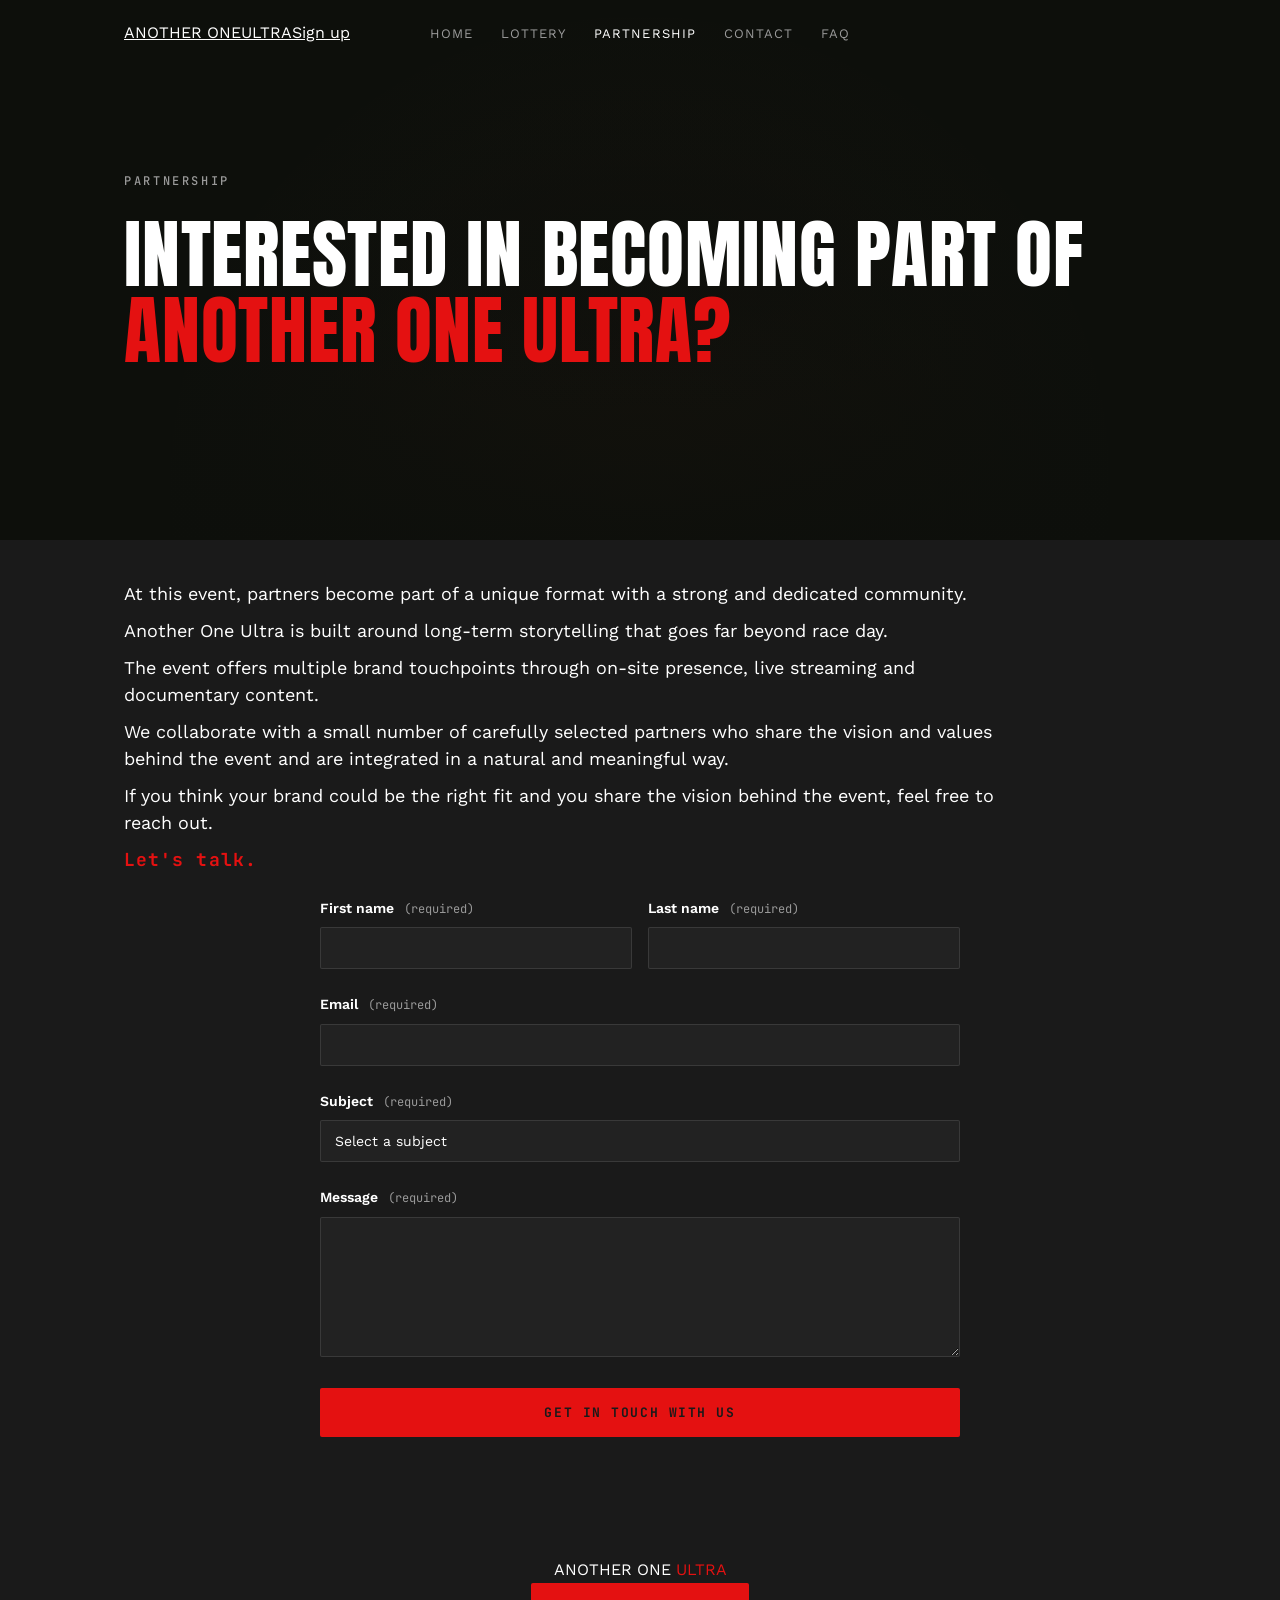
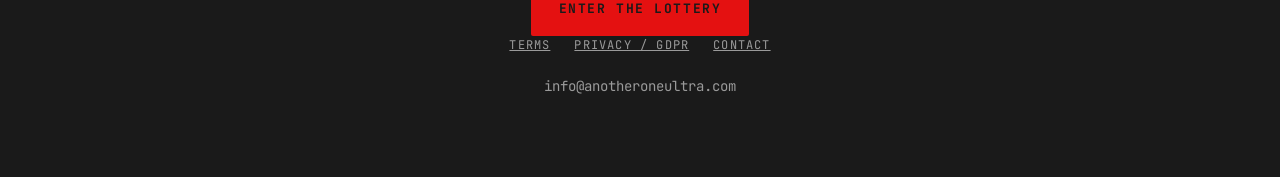
<file: partnership_1.html>
<!DOCTYPE html>
<html lang="en">
<head>
<meta charset="UTF-8">
<meta name="viewport" content="width=device-width, initial-scale=1.0">
<title>Partnership — ANOTHER ONE ULTRA</title>
<link rel="preconnect" href="https://fonts.googleapis.com">
<link rel="preconnect" href="https://fonts.gstatic.com" crossorigin>
<link href="https://fonts.googleapis.com/css2?family=Anton&family=JetBrains+Mono:wght@400;500;700&family=Work+Sans:wght@400;500;600;700&display=swap" rel="stylesheet">
<link rel="stylesheet" href="shared.css">

</head>
<body>

<nav>
  <div class="inner">
    <a href="index.html" class="logo">ANOTHER ONE <span>ULTRA</span></a>
    <div class="navlinks">
      <a href="index.html">Home</a>
      <a href="lottery.html">Lottery</a>
      <a href="partnership.html" class="active">Partnership</a>
      <a href="contact.html">Contact</a>
      <a href="faq.html">FAQ</a>
    </div>
    <a href="lottery.html" class="nav-cta">Sign up</a>
  </div>
</nav>

<!-- ===== PAGE HERO ===== -->
<header class="hero" id="top">
  <div class="hero-inner wrap">
    <div class="eyebrow">Partnership</div>
    <h1 class="display page-title">Interested in becoming part of<br><span class="accent">Another One Ultra?</span></h1>
  </div>
</header>

<!-- ===== PARTNERSHIP ===== -->
<section id="partnership" style="border-bottom:none;">
  <div class="wrap">
    <div class="sponsor-copy">
      <p>At this event, partners become part of a unique format with a strong and dedicated community.</p>
      <p>Another One Ultra is built around long-term storytelling that goes far beyond race day.</p>
      <p>The event offers multiple brand touchpoints through on-site presence, live streaming and documentary content.</p>
      <p>We collaborate with a small number of carefully selected partners who share the vision and values behind the event and are integrated in a natural and meaningful way.</p>
      <p>If you think your brand could be the right fit and you share the vision behind the event, feel free to reach out.</p>
      <p class="cta">Let's talk.</p>
    </div>

    <form class="form-grid">
      <div class="form-row">
        <div class="field">
          <label>First name <span class="req">(required)</span></label>
          <input type="text" name="first_name" required>
        </div>
        <div class="field">
          <label>Last name <span class="req">(required)</span></label>
          <input type="text" name="last_name" required>
        </div>
      </div>
      <div class="field">
        <label>Email <span class="req">(required)</span></label>
        <input type="email" name="email" required>
      </div>
      <div class="field">
        <label>Subject <span class="req">(required)</span></label>
        <select name="subject" required>
          <option value="">Select a subject</option>
          <option value="partnership">Partnership / sponsorship</option>
          <option value="media">Media &amp; press</option>
          <option value="other">Other</option>
        </select>
      </div>
      <div class="field">
        <label>Message <span class="req">(required)</span></label>
        <textarea name="message" required></textarea>
      </div>
      <button type="submit" class="btn-primary">Get in touch with us</button>
    </form>
  </div>
</section>


<footer>
  <div class="wrap">
    <div class="footer-tag">ANOTHER ONE <span style="color:var(--ember);">ULTRA</span></div>
    <div class="footer-cta">
      <a href="lottery.html" class="btn-primary">Enter the lottery</a>
    </div>
    <div class="footer-links">
      <a href="terms.html">Terms</a>
      <a href="privacy.html">Privacy / GDPR</a>
      <a href="contact.html">Contact</a>
    </div>
    <div class="footer-email"><a href="mailto:info@anotheroneultra.com">info@anotheroneultra.com</a></div>
  </div>
</footer>

</body>
</html>
</file>
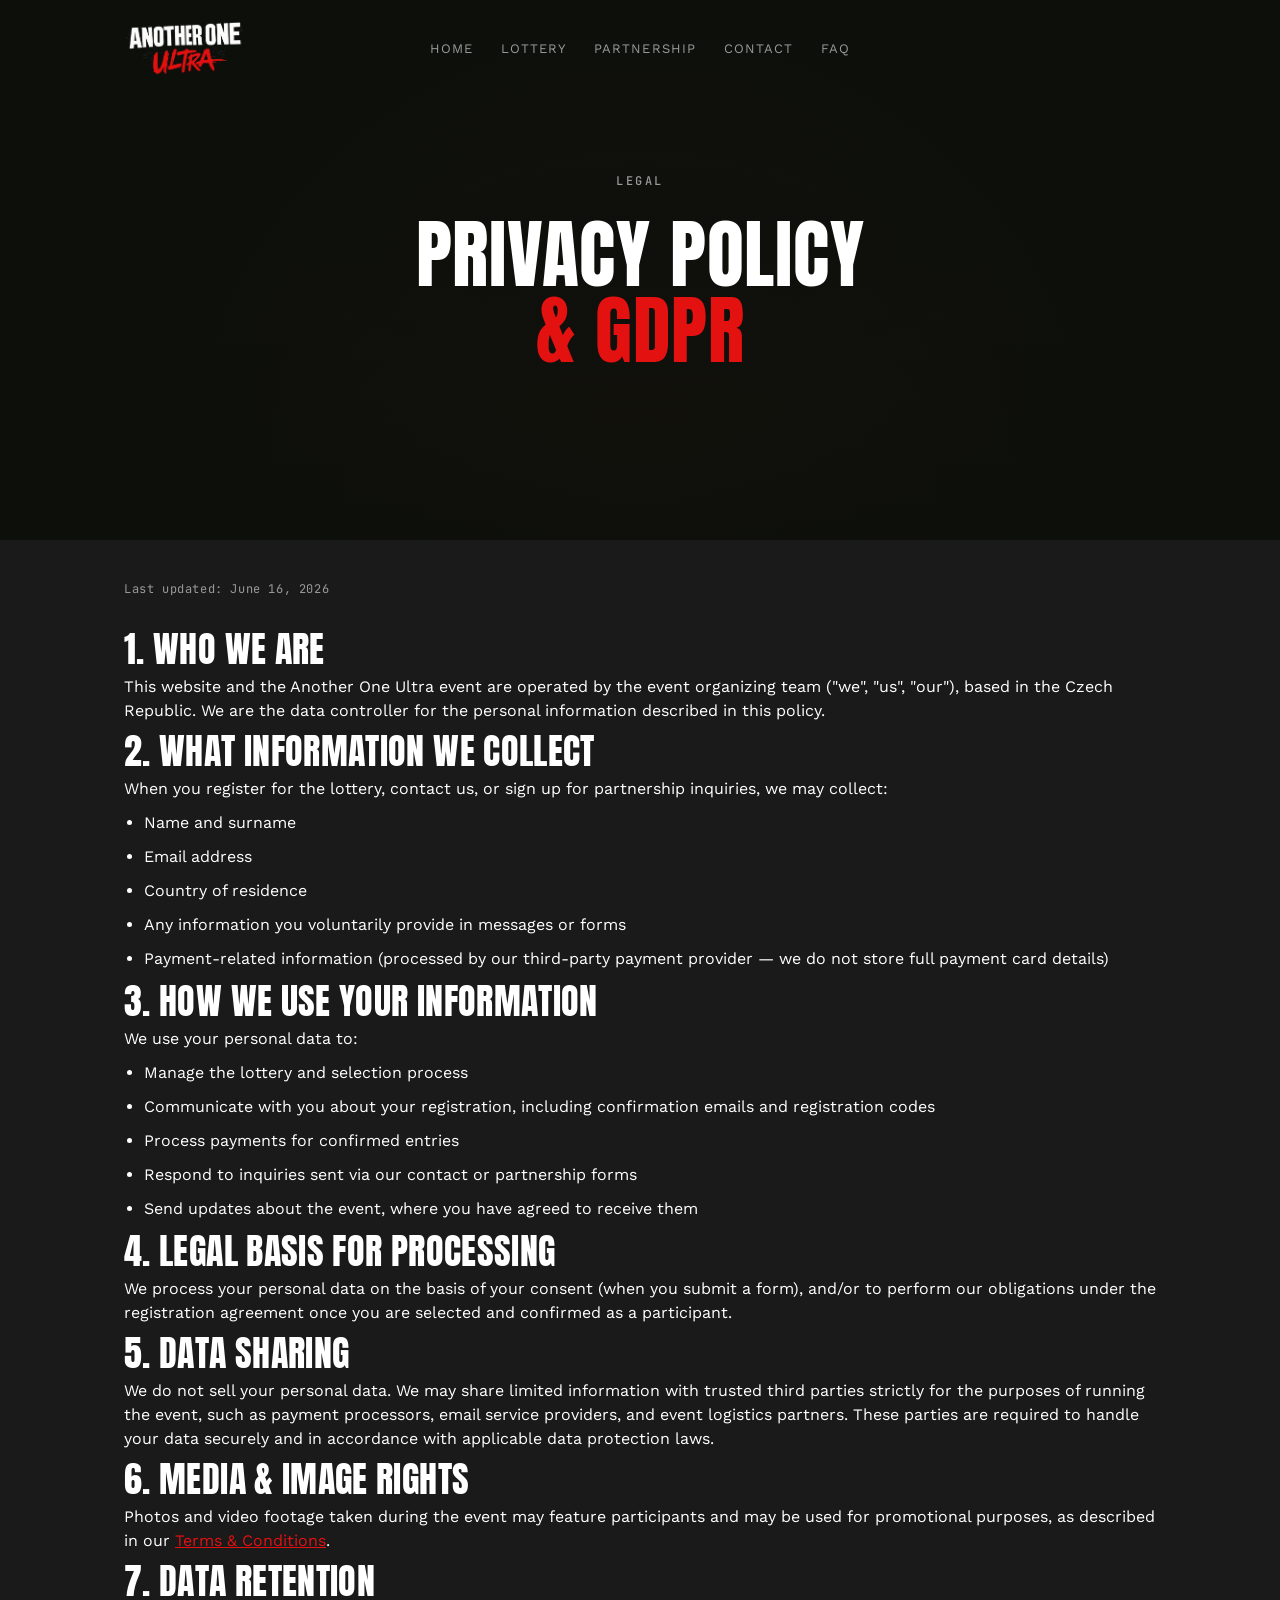
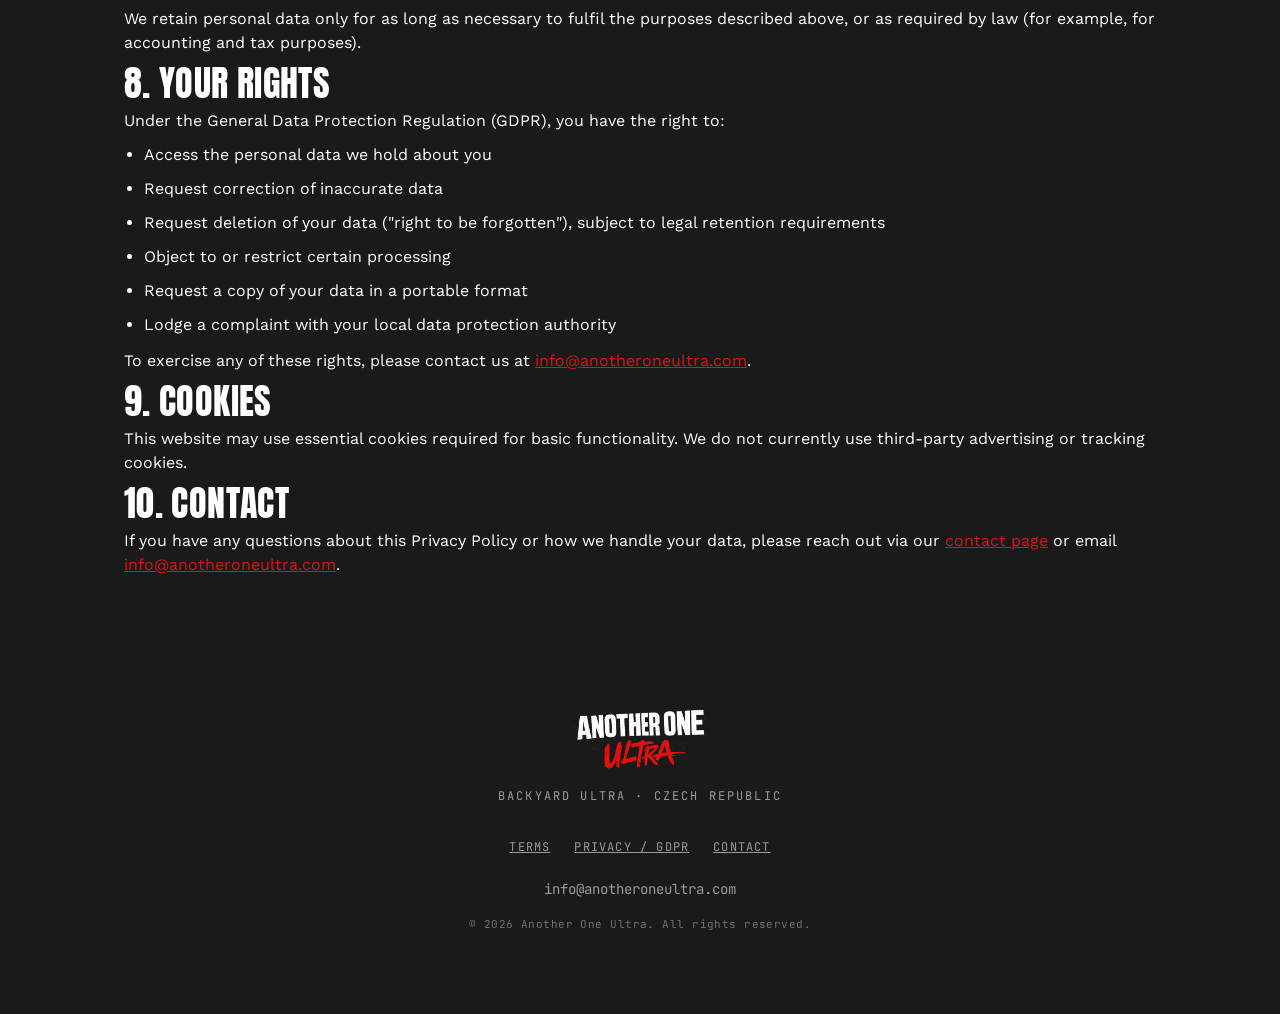
<file: privacy.html>
<!DOCTYPE html>
<html lang="en">
<head>
<meta charset="UTF-8">
<meta name="viewport" content="width=device-width, initial-scale=1.0">
<title>Privacy Policy & GDPR — ANOTHER ONE ULTRA</title>
<link rel="preconnect" href="https://fonts.googleapis.com">
<link rel="preconnect" href="https://fonts.gstatic.com" crossorigin>
<link href="https://fonts.googleapis.com/css2?family=Anton&family=JetBrains+Mono:wght@400;500;700&family=Work+Sans:wght@400;500;600;700&display=swap" rel="stylesheet">
<link rel="icon" type="image/png" href="favicon.png">
<link rel="stylesheet" href="shared.css?v=9">

</head>
<body>

<nav>
  <div class="inner">
    <button class="menu-toggle" id="menuToggle" aria-label="Menu">
      <span></span><span></span><span></span>
    </button>
    <div class="navlinks">
      <a href="index.html">Home</a>
      <a href="lottery.html">Lottery</a>
      <a href="partnership.html">Partnership</a>
      <a href="contact.html">Contact</a>
      <a href="faq.html">FAQ</a>
    </div>
    <a href="index.html" class="logo"><img src="logo.png" alt="Another One Ultra"></a>
  </div>
</nav>

<div class="mobile-menu" id="mobileMenu">
  <a href="index.html">Home</a>
  <a href="lottery.html">Lottery</a>
  <a href="partnership.html">Partnership</a>
  <a href="contact.html">Contact</a>
  <a href="faq.html">FAQ</a>
  <a href="lottery.html" class="nav-cta">Sign up</a>
</div>

<!-- ===== PAGE HERO ===== -->
<header class="hero" id="top">
  <div class="hero-inner wrap hero-inner-narrow">
    <div class="eyebrow">Legal</div>
    <h1 class="display page-title">Privacy Policy<br><span class="accent">&amp; GDPR</span></h1>
  </div>
</header>

<section id="privacy" style="border-bottom:none;">
  <div class="wrap legal">
    <div class="updated">Last updated: June 16, 2026</div>

    <h2 class="display">1. Who we are</h2>
    <p>This website and the Another One Ultra event are operated by the event organizing team ("we", "us", "our"), based in the Czech Republic. We are the data controller for the personal information described in this policy.</p>

    <h2 class="display">2. What information we collect</h2>
    <p>When you register for the lottery, contact us, or sign up for partnership inquiries, we may collect:</p>
    <ul>
      <li>Name and surname</li>
      <li>Email address</li>
      <li>Country of residence</li>
      <li>Any information you voluntarily provide in messages or forms</li>
      <li>Payment-related information (processed by our third-party payment provider — we do not store full payment card details)</li>
    </ul>

    <h2 class="display">3. How we use your information</h2>
    <p>We use your personal data to:</p>
    <ul>
      <li>Manage the lottery and selection process</li>
      <li>Communicate with you about your registration, including confirmation emails and registration codes</li>
      <li>Process payments for confirmed entries</li>
      <li>Respond to inquiries sent via our contact or partnership forms</li>
      <li>Send updates about the event, where you have agreed to receive them</li>
    </ul>

    <h2 class="display">4. Legal basis for processing</h2>
    <p>We process your personal data on the basis of your consent (when you submit a form), and/or to perform our obligations under the registration agreement once you are selected and confirmed as a participant.</p>

    <h2 class="display">5. Data sharing</h2>
    <p>We do not sell your personal data. We may share limited information with trusted third parties strictly for the purposes of running the event, such as payment processors, email service providers, and event logistics partners. These parties are required to handle your data securely and in accordance with applicable data protection laws.</p>

    <h2 class="display">6. Media &amp; image rights</h2>
    <p>Photos and video footage taken during the event may feature participants and may be used for promotional purposes, as described in our <a href="terms.html" style="color:var(--ember); text-decoration:underline;">Terms &amp; Conditions</a>.</p>

    <h2 class="display">7. Data retention</h2>
    <p>We retain personal data only for as long as necessary to fulfil the purposes described above, or as required by law (for example, for accounting and tax purposes).</p>

    <h2 class="display">8. Your rights</h2>
    <p>Under the General Data Protection Regulation (GDPR), you have the right to:</p>
    <ul>
      <li>Access the personal data we hold about you</li>
      <li>Request correction of inaccurate data</li>
      <li>Request deletion of your data ("right to be forgotten"), subject to legal retention requirements</li>
      <li>Object to or restrict certain processing</li>
      <li>Request a copy of your data in a portable format</li>
      <li>Lodge a complaint with your local data protection authority</li>
    </ul>
    <p>To exercise any of these rights, please contact us at <a href="mailto:info@anotheroneultra.com" style="color:var(--ember); text-decoration:underline;">info@anotheroneultra.com</a>.</p>

    <h2 class="display">9. Cookies</h2>
    <p>This website may use essential cookies required for basic functionality. We do not currently use third-party advertising or tracking cookies.</p>

    <h2 class="display">10. Contact</h2>
    <p>If you have any questions about this Privacy Policy or how we handle your data, please reach out via our <a href="contact.html" style="color:var(--ember); text-decoration:underline;">contact page</a> or email <a href="mailto:info@anotheroneultra.com" style="color:var(--ember); text-decoration:underline;">info@anotheroneultra.com</a>.</p>
  </div>
</section>

<footer>
  <div class="wrap">
    <div class="footer-logo"><img src="logo.png" alt="Another One Ultra"></div>
    <div class="footer-tagline mono">BACKYARD ULTRA · CZECH REPUBLIC</div>
    <div class="footer-links">
      <a href="terms.html">Terms</a>
      <a href="privacy.html">Privacy / GDPR</a>
      <a href="contact.html">Contact</a>
    </div>
    <div class="footer-email"><a href="mailto:info@anotheroneultra.com">info@anotheroneultra.com</a></div>
    <div class="footer-copyright">&copy; 2026 Another One Ultra. All rights reserved.</div>
  </div>
</footer>

<script>
  (function(){
    var toggle = document.getElementById('menuToggle');
    var menu = document.getElementById('mobileMenu');
    if (toggle && menu) {
      toggle.addEventListener('click', function(){
        var isOpen = menu.classList.toggle('open');
        toggle.classList.toggle('open', isOpen);
        document.body.style.overflow = isOpen ? 'hidden' : '';
      });
      menu.querySelectorAll('a').forEach(function(link){
        link.addEventListener('click', function(){
          menu.classList.remove('open');
          toggle.classList.remove('open');
          document.body.style.overflow = '';
        });
      });
    }
  })();

  (function(){
    var nav = document.querySelector('nav');
    if (!nav) return;
    function onScroll(){
      if (window.scrollY > 10) {
        nav.classList.add('scrolled');
      } else {
        nav.classList.remove('scrolled');
      }
    }
    onScroll();
    window.addEventListener('scroll', onScroll, { passive: true });
  })();
</script>

</body>
</html>
</file>
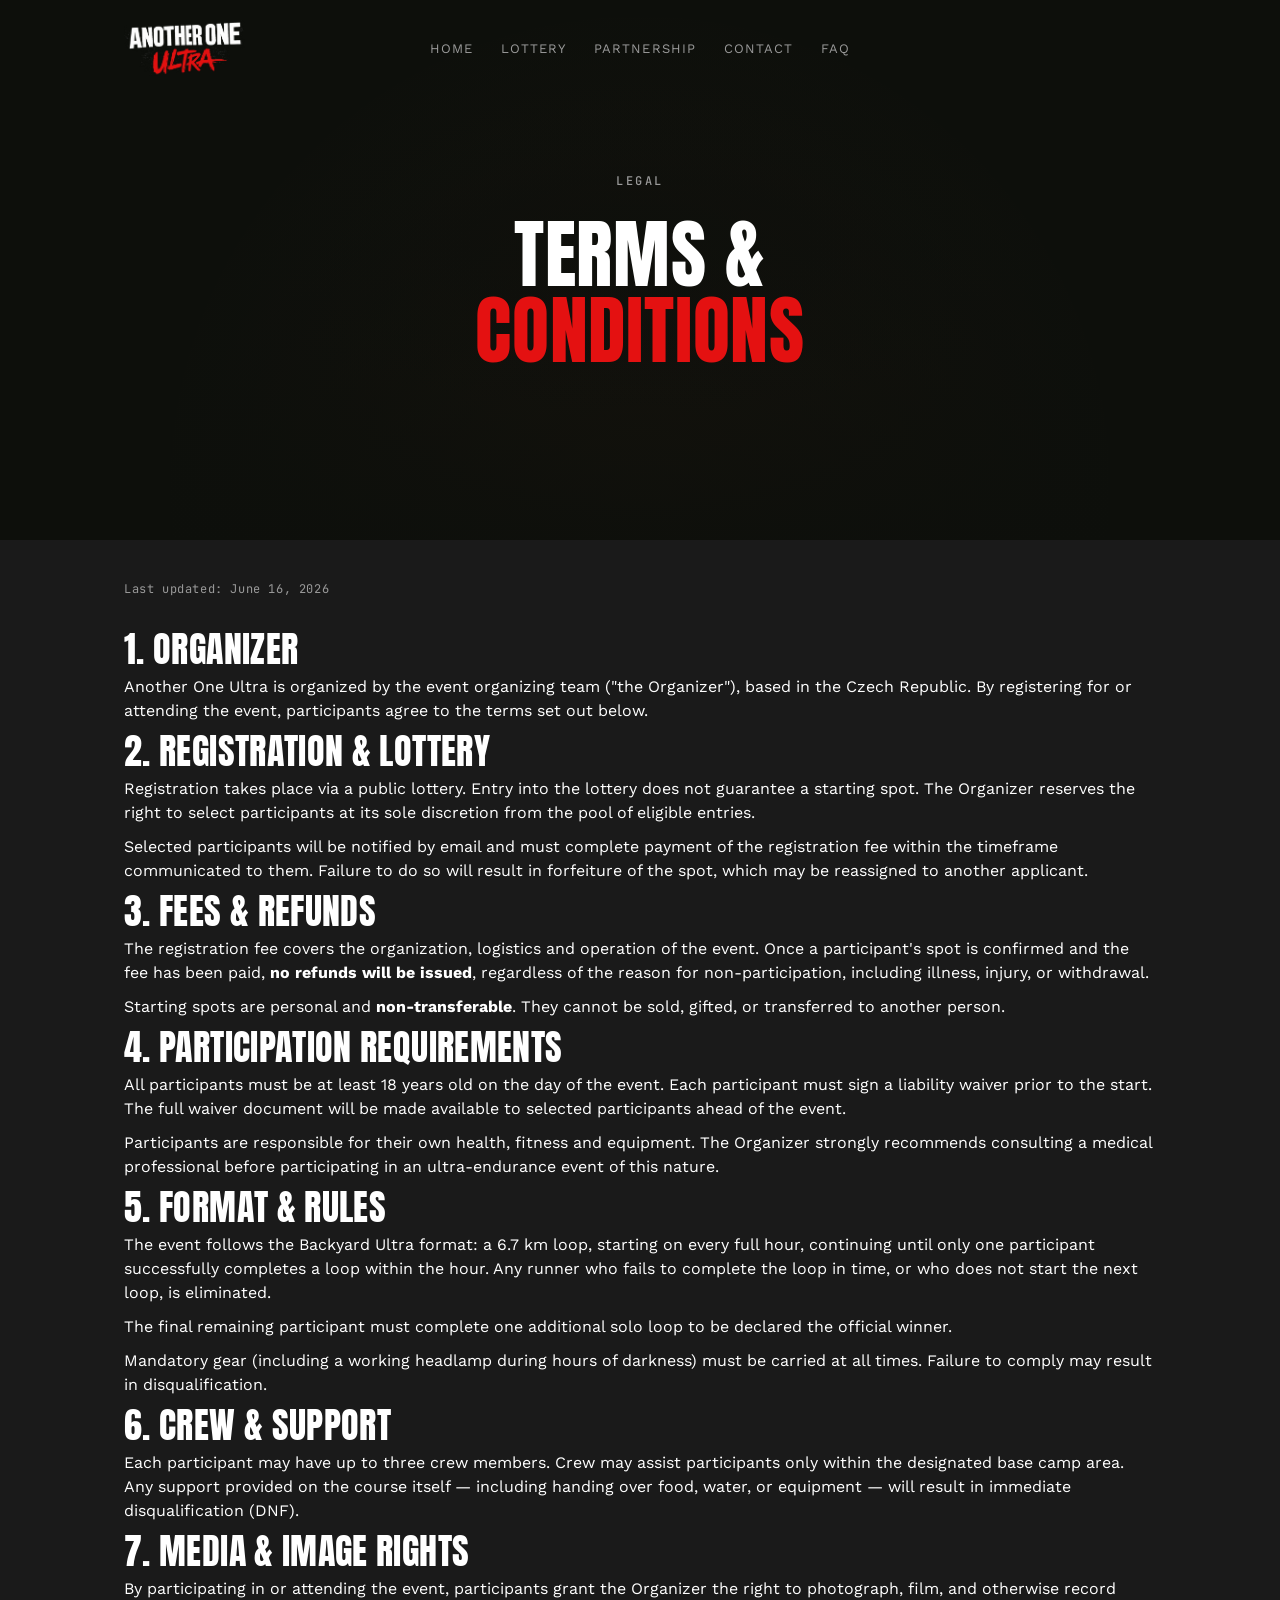
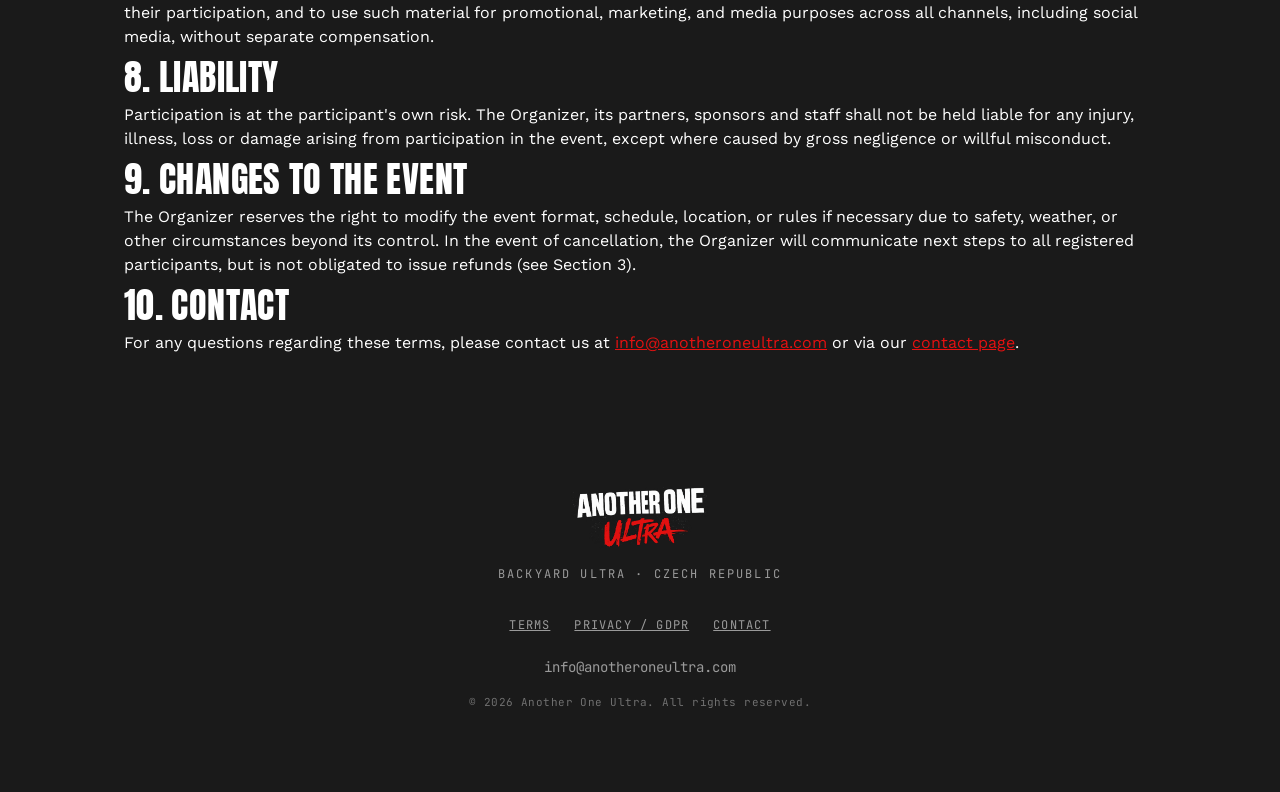
<file: terms.html>
<!DOCTYPE html>
<html lang="en">
<head>
<meta charset="UTF-8">
<meta name="viewport" content="width=device-width, initial-scale=1.0">
<title>Terms & Conditions — ANOTHER ONE ULTRA</title>
<link rel="preconnect" href="https://fonts.googleapis.com">
<link rel="preconnect" href="https://fonts.gstatic.com" crossorigin>
<link href="https://fonts.googleapis.com/css2?family=Anton&family=JetBrains+Mono:wght@400;500;700&family=Work+Sans:wght@400;500;600;700&display=swap" rel="stylesheet">
<link rel="icon" type="image/png" href="favicon.png">
<link rel="stylesheet" href="shared.css?v=9">

</head>
<body>

<nav>
  <div class="inner">
    <button class="menu-toggle" id="menuToggle" aria-label="Menu">
      <span></span><span></span><span></span>
    </button>
    <div class="navlinks">
      <a href="index.html">Home</a>
      <a href="lottery.html">Lottery</a>
      <a href="partnership.html">Partnership</a>
      <a href="contact.html">Contact</a>
      <a href="faq.html">FAQ</a>
    </div>
    <a href="index.html" class="logo"><img src="logo.png" alt="Another One Ultra"></a>
  </div>
</nav>

<div class="mobile-menu" id="mobileMenu">
  <a href="index.html">Home</a>
  <a href="lottery.html">Lottery</a>
  <a href="partnership.html">Partnership</a>
  <a href="contact.html">Contact</a>
  <a href="faq.html">FAQ</a>
  <a href="lottery.html" class="nav-cta">Sign up</a>
</div>

<!-- ===== PAGE HERO ===== -->
<header class="hero" id="top">
  <div class="hero-inner wrap hero-inner-narrow">
    <div class="eyebrow">Legal</div>
    <h1 class="display page-title">Terms &amp;<br><span class="accent">Conditions</span></h1>
  </div>
</header>

<section id="terms" style="border-bottom:none;">
  <div class="wrap legal">
    <div class="updated">Last updated: June 16, 2026</div>

    <h2 class="display">1. Organizer</h2>
    <p>Another One Ultra is organized by the event organizing team ("the Organizer"), based in the Czech Republic. By registering for or attending the event, participants agree to the terms set out below.</p>

    <h2 class="display">2. Registration &amp; lottery</h2>
    <p>Registration takes place via a public lottery. Entry into the lottery does not guarantee a starting spot. The Organizer reserves the right to select participants at its sole discretion from the pool of eligible entries.</p>
    <p>Selected participants will be notified by email and must complete payment of the registration fee within the timeframe communicated to them. Failure to do so will result in forfeiture of the spot, which may be reassigned to another applicant.</p>

    <h2 class="display">3. Fees &amp; refunds</h2>
    <p>The registration fee covers the organization, logistics and operation of the event. Once a participant's spot is confirmed and the fee has been paid, <strong>no refunds will be issued</strong>, regardless of the reason for non-participation, including illness, injury, or withdrawal.</p>
    <p>Starting spots are personal and <strong>non-transferable</strong>. They cannot be sold, gifted, or transferred to another person.</p>

    <h2 class="display">4. Participation requirements</h2>
    <p>All participants must be at least 18 years old on the day of the event. Each participant must sign a liability waiver prior to the start. The full waiver document will be made available to selected participants ahead of the event.</p>
    <p>Participants are responsible for their own health, fitness and equipment. The Organizer strongly recommends consulting a medical professional before participating in an ultra-endurance event of this nature.</p>

    <h2 class="display">5. Format &amp; rules</h2>
    <p>The event follows the Backyard Ultra format: a 6.7 km loop, starting on every full hour, continuing until only one participant successfully completes a loop within the hour. Any runner who fails to complete the loop in time, or who does not start the next loop, is eliminated.</p>
    <p>The final remaining participant must complete one additional solo loop to be declared the official winner.</p>
    <p>Mandatory gear (including a working headlamp during hours of darkness) must be carried at all times. Failure to comply may result in disqualification.</p>

    <h2 class="display">6. Crew &amp; support</h2>
    <p>Each participant may have up to three crew members. Crew may assist participants only within the designated base camp area. Any support provided on the course itself — including handing over food, water, or equipment — will result in immediate disqualification (DNF).</p>

    <h2 class="display">7. Media &amp; image rights</h2>
    <p>By participating in or attending the event, participants grant the Organizer the right to photograph, film, and otherwise record their participation, and to use such material for promotional, marketing, and media purposes across all channels, including social media, without separate compensation.</p>

    <h2 class="display">8. Liability</h2>
    <p>Participation is at the participant's own risk. The Organizer, its partners, sponsors and staff shall not be held liable for any injury, illness, loss or damage arising from participation in the event, except where caused by gross negligence or willful misconduct.</p>

    <h2 class="display">9. Changes to the event</h2>
    <p>The Organizer reserves the right to modify the event format, schedule, location, or rules if necessary due to safety, weather, or other circumstances beyond its control. In the event of cancellation, the Organizer will communicate next steps to all registered participants, but is not obligated to issue refunds (see Section 3).</p>

    <h2 class="display">10. Contact</h2>
    <p>For any questions regarding these terms, please contact us at <a href="mailto:info@anotheroneultra.com" style="color:var(--ember); text-decoration:underline;">info@anotheroneultra.com</a> or via our <a href="contact.html" style="color:var(--ember); text-decoration:underline;">contact page</a>.</p>
  </div>
</section>

<footer>
  <div class="wrap">
    <div class="footer-logo"><img src="logo.png" alt="Another One Ultra"></div>
    <div class="footer-tagline mono">BACKYARD ULTRA · CZECH REPUBLIC</div>
    <div class="footer-links">
      <a href="terms.html">Terms</a>
      <a href="privacy.html">Privacy / GDPR</a>
      <a href="contact.html">Contact</a>
    </div>
    <div class="footer-email"><a href="mailto:info@anotheroneultra.com">info@anotheroneultra.com</a></div>
    <div class="footer-copyright">&copy; 2026 Another One Ultra. All rights reserved.</div>
  </div>
</footer>

<script>
  (function(){
    var toggle = document.getElementById('menuToggle');
    var menu = document.getElementById('mobileMenu');
    if (toggle && menu) {
      toggle.addEventListener('click', function(){
        var isOpen = menu.classList.toggle('open');
        toggle.classList.toggle('open', isOpen);
        document.body.style.overflow = isOpen ? 'hidden' : '';
      });
      menu.querySelectorAll('a').forEach(function(link){
        link.addEventListener('click', function(){
          menu.classList.remove('open');
          toggle.classList.remove('open');
          document.body.style.overflow = '';
        });
      });
    }
  })();

  (function(){
    var nav = document.querySelector('nav');
    if (!nav) return;
    function onScroll(){
      if (window.scrollY > 10) {
        nav.classList.add('scrolled');
      } else {
        nav.classList.remove('scrolled');
      }
    }
    onScroll();
    window.addEventListener('scroll', onScroll, { passive: true });
  })();
</script>

</body>
</html>
</file>
<file: shared.css>
:root{
  --ink:#1A1A1A;
  --ink-soft:#242424;
  --card:#222222;
  --paper:#FFFFFF;
  --paper-dim:#9A9A9A;
  --moss:#9A9A9A;
  --moss-dim:#707070;
  --ember:#E41111;
  --line: rgba(255,255,255,0.10);
}
*{box-sizing:border-box; margin:0; padding:0;}
html{scroll-behavior:smooth;}
body{
  background:var(--ink);
  color:var(--paper);
  font-family:'Work Sans', sans-serif;
  line-height:1.6;
  -webkit-font-smoothing:antialiased;
}
.wrap{max-width:1080px; margin:0 auto; padding:0 24px;}
.mono{font-family:'JetBrains Mono', monospace;}
.display{
  font-family:'Anton', sans-serif;
  text-transform:uppercase;
  letter-spacing:0.01em;
  line-height:1;
  font-weight:400;
}
a{color:inherit;}

/* ===== NAV ===== */
nav{
  position:fixed; top:0; left:0; right:0; z-index:200;
  background:transparent; border-bottom:1px solid transparent;
  transition:background-color .25s ease, border-color .25s ease;
}
nav.scrolled{
  background:var(--ink); border-bottom:1px solid var(--line);
}
nav .inner{
  position:relative;
  display:flex; align-items:center;
  padding:20px 24px; max-width:1080px; margin:0 auto;
  min-height:56px;
}
.logo{
  display:flex; align-items:center;
}
.logo img{
  height:56px; width:auto; display:block; vertical-align:middle;
}
.navlinks{
  position:absolute; left:50%; top:50%; transform:translate(-50%,-50%);
  display:flex; gap:28px; font-size:13px; letter-spacing:0.08em; text-transform:uppercase;
  align-items:center; white-space:nowrap;
}
.navlinks a{text-decoration:none; color:var(--paper-dim); transition:color .2s; line-height:1;}
.navlinks a:hover{color:var(--moss);}
.navlinks a.active{color:var(--paper);}

/* ===== MOBILE MENU TOGGLE ===== */
.menu-toggle{
  display:none;
  width:36px; height:36px;
  background:none; border:none; cursor:pointer;
  position:relative; z-index:200;
  padding:0; flex-shrink:0;
}
.menu-toggle span{
  position:absolute; top:50%; left:50%;
  width:20px; height:2px; background:var(--paper);
  transform-origin:center;
  transition:transform .25s ease;
}
.menu-toggle span:nth-child(1){transform:translate(-50%,-50%);}
.menu-toggle span:nth-child(2){transform:translate(-50%,-50%) rotate(90deg);}
.menu-toggle span:nth-child(3){display:none;}
.menu-toggle.open span:nth-child(1){transform:translate(-50%,-50%) rotate(45deg);}
.menu-toggle.open span:nth-child(2){transform:translate(-50%,-50%) rotate(-45deg);}

.mobile-menu{
  display:none;
  position:fixed; inset:0; z-index:190;
  background:var(--ink);
  flex-direction:column; align-items:center; justify-content:center;
  gap:32px;
  opacity:0; transform:translateY(-12px);
  pointer-events:none;
  transition:opacity .25s ease, transform .25s ease;
}
.mobile-menu.open{display:flex; opacity:1; transform:translateY(0); pointer-events:auto;}
.mobile-menu a{
  font-family:'JetBrains Mono', monospace; font-size:22px; letter-spacing:0.12em;
  text-transform:uppercase; text-decoration:none; color:var(--paper-dim);
  transition:color .2s;
}
.mobile-menu a.active, .mobile-menu a:hover{color:var(--paper);}
.mobile-menu .nav-cta{margin-top:8px;}

@media (max-width: 860px){
  .navlinks{display:none;}
  .menu-toggle{display:block;}
  .logo{position:absolute; left:50%; top:50%; transform:translate(-50%,-50%);}
  .logo img{height:38px;}
  .mobile-menu{display:flex;}
}

/* ===== HERO (shared across pages) ===== */
.hero{
  min-height:60vh; display:flex; align-items:center; justify-content:flex-start;
  position:relative; overflow:hidden; text-align:left;
  border-bottom:none;
  background:#0D0F0B;
}
.hero.hero-tall{min-height:88vh;}
.hero-photo{
  position:absolute; inset:0; z-index:0; width:100%; height:100%;
  object-fit:cover; object-position:center 30%;
  filter:grayscale(0.15);
}
.hero::before{
  content:"";
  position:absolute; inset:0; z-index:1;
  background:
    radial-gradient(ellipse 55% 45% at 50% 45%, rgba(13,15,11,0.75), transparent 70%),
    linear-gradient(180deg, rgba(13,15,11,0.40) 0%, rgba(13,15,11,0.30) 35%, rgba(13,15,11,0.92) 100%),
    radial-gradient(circle at 50% 90%, rgba(212,96,47,0.08), transparent 60%);
  pointer-events:none;
}
.hero-grain{
  position:absolute; inset:0; z-index:2; width:100%; height:100%;
  opacity:0.12; mix-blend-mode:overlay; pointer-events:none;
}
.hero-inner{position:relative; z-index:3; padding:80px 24px; width:100%; max-width:1080px; margin:0 auto;}
.hero-inner-narrow{max-width:760px; text-align:center;}
.eyebrow{
  font-family:'JetBrains Mono', monospace; font-size:12px; font-weight:500;
  letter-spacing:0.22em; text-transform:uppercase; color:var(--moss);
  margin-bottom:24px;
}
.hero h1{
  font-size:clamp(48px, 11vw, 128px);
  color:var(--paper);
}
.hero h1.page-title{font-size:clamp(36px, 7vw, 76px);}
.hero h1 .accent{color:var(--ember);}
.hero-sub{
  margin:28px 0 0; font-size:17px; color:var(--paper); max-width:440px; line-height:1.5;
}
.hero-cta{margin-top:36px; display:flex; gap:12px; justify-content:flex-start; flex-wrap:wrap;}
.btn-secondary{
  display:inline-flex; align-items:center; justify-content:center; gap:8px;
  font-family:'JetBrains Mono', monospace; font-weight:600;
  font-size:13px; letter-spacing:0.12em; text-transform:uppercase;
  background:transparent; color:var(--paper); border:1px solid var(--line);
  padding:15px 28px; text-decoration:none; cursor:pointer; border-radius:2px;
  transition:border-color .2s;
}
.btn-secondary:hover{border-color:var(--moss);}

/* ===== SECTION GENERAL ===== */
section{padding:40px 0; border-bottom:none;}
.section-title{
  font-size:clamp(28px, 4vw, 44px); text-align:center; margin-bottom:24px;
}
.section-lead{
  max-width:720px; margin:-8px auto 24px; text-align:center;
  font-size:16px; color:var(--paper-dim); line-height:1.5;
}

/* ===== FORMAT (centered two-column block) ===== */
#format{padding:48px 0;}
#format .section-title{margin-bottom:32px; text-align:left; max-width:920px; margin-left:auto; margin-right:auto;}
.format-center{max-width:920px; margin:0 auto;}
.format-grid{display:grid; grid-template-columns:1fr 1fr; gap:48px; align-items:center;}
@media (max-width:860px){ .format-grid{grid-template-columns:1fr; gap:32px;} }
.format-rule{padding:10px 0; border-top:1px solid var(--line);}
.format-rule:first-child{border-top:none; padding-top:0;}
.format-rule .label{
  font-family:'JetBrains Mono', monospace; font-size:13px; font-weight:700;
  letter-spacing:0.12em; text-transform:uppercase; color:var(--ember); margin-bottom:4px;
}
.format-rule .value{font-size:15px; color:var(--paper);}
.format-rule .value.lead{font-weight:600;}
.format-rule .value .hl-ember{
  color:var(--ember); text-decoration:underline; text-decoration-color:var(--ember);
  text-decoration-thickness:2px; text-underline-offset:3px;
}
.format-callout{
  margin-top:16px; padding:12px 20px; border:1px solid var(--ember);
  font-family:'JetBrains Mono', monospace; font-size:12px; font-weight:500;
  letter-spacing:0.02em; color:var(--paper); text-align:left;
}

.course-map{
  aspect-ratio:1/1; border:1px solid var(--line); background:var(--card);
  overflow:hidden;
}
.course-map svg{width:100%; height:100%; display:block;}

/* ===== LOTTERY ===== */
#lottery-section{
  position:relative;
  background-image:
    linear-gradient(180deg, rgba(17,20,15,0.88) 0%, rgba(17,20,15,0.94) 60%, var(--ink) 100%),
    url('[data-uri]');
  background-size:cover; background-position:center 35%; background-repeat:no-repeat;
}
#lottery-section .section-title{margin-bottom:0;}
.marquee{
  overflow:hidden; white-space:nowrap; position:relative;
  padding:12px 0; margin:40px 0; background:var(--card);
  border-top:1px solid var(--line); border-bottom:1px solid var(--line);
}
.marquee-grain{
  position:absolute; inset:0; width:100%; height:100%; opacity:0.06; mix-blend-mode:overlay; pointer-events:none;
}
.marquee-track{display:inline-flex; gap:40px; animation:marquee 22s linear infinite; position:relative; z-index:1;}
.marquee span{
  font-family:'JetBrains Mono', monospace; text-transform:uppercase; font-weight:700; font-size:13px;
  letter-spacing:0.18em; color:var(--ember); display:inline-flex; align-items:center; gap:40px;
}
.marquee span .dot{color:var(--paper-dim); font-family:'JetBrains Mono', monospace; font-size:0.8em;}
@keyframes marquee{
  from{transform:translateX(0);}
  to{transform:translateX(-50%);}
}
.lottery-grid{display:grid; grid-template-columns:1.1fr 0.9fr; gap:56px; align-items:start;}
@media (max-width:860px){ .lottery-grid{grid-template-columns:1fr; gap:40px;} }
.lottery-copy p{font-size:16px; color:var(--paper); margin-bottom:12px; line-height:1.5;}
.lottery-copy .hl{color:var(--ember); font-weight:600;}
.lottery-card{
  border:1px solid var(--moss-dim); background:var(--card); padding:32px;
  display:flex; flex-direction:column; gap:8px;
}
.lottery-card .tag{
  font-family:'JetBrains Mono', monospace; font-size:11px; letter-spacing:0.18em;
  text-transform:uppercase; color:var(--moss); margin-bottom:8px;
}
.lottery-card h3{font-size:24px; margin-bottom:14px;}
.lottery-stats{display:grid; grid-template-columns:1fr 1fr; gap:1px; background:var(--line); border:1px solid var(--line); margin-bottom:20px;}
.lottery-stat{background:var(--ink); padding:16px;}
.lottery-stat .val{font-family:'JetBrains Mono', monospace; font-size:22px; font-weight:700;}
.lottery-stat .lbl{font-size:11px; letter-spacing:0.1em; text-transform:uppercase; color:var(--paper-dim); margin-top:4px;}

/* ===== HOW IT WORKS (lottery steps) ===== */
.steps-toggle{
  max-width:760px; margin:0 auto;
  display:flex; align-items:center; justify-content:space-between;
  cursor:pointer; padding:0 0 24px; border:none; background:none; width:100%;
  text-align:left; color:var(--paper); font:inherit;
}
.steps-wrap + .steps-wrap{margin-top:8px;}
.steps-toggle .section-title{margin-bottom:0; text-align:left; flex:1; color:var(--paper);}
.steps-toggle .plus{
  font-family:'JetBrains Mono', monospace; font-size:28px; color:var(--paper);
  flex-shrink:0; transition:transform .2s; margin-left:24px;
}
.steps-wrap.open .steps-toggle .plus{transform:rotate(45deg);}
.steps-collapse{max-height:0; overflow:hidden; transition:max-height .3s ease;}
.steps-collapse .sponsor-copy{padding-top:8px; margin-bottom:0;}
.steps{max-width:760px; margin:0 auto; counter-reset:step; padding-top:8px;}
.step{
  display:grid; grid-template-columns:48px 1fr; gap:20px;
  padding:14px 0; border-top:1px solid var(--line);
}
.step:first-child{border-top:none; padding-top:0;}
.step .num{
  font-family:'Anton', sans-serif; font-size:24px; color:var(--ember);
}
.step .body p{font-size:15px; line-height:1.6; color:var(--paper); margin-top:4px;}
.step .body .hl{color:var(--paper); font-weight:600; font-size:15px;}
.steps-note{
  max-width:760px; margin:24px 0 0; text-align:left;
  font-size:14px; color:var(--paper-dim);
}
.steps-note a{color:var(--ember); text-decoration:underline;}

/* ===== PARTNERSHIP / CONTACT ===== */
.sponsor-copy{max-width:900px; margin:0 0 24px; text-align:left;}
.sponsor-copy.centered{margin:0 auto 24px; text-align:left; max-width:640px;}
.sponsor-copy p{font-size:18px; color:var(--paper); margin-bottom:10px; line-height:1.5;}
.sponsor-copy .cta{font-family:'JetBrains Mono', monospace; color:var(--ember); font-weight:700; letter-spacing:0.06em; font-size:18px;}

.form-grid{max-width:640px; margin:0 auto; display:flex; flex-direction:column; gap:24px;}
.form-row{display:grid; grid-template-columns:1fr 1fr; gap:16px;}
@media (max-width:560px){ .form-row{grid-template-columns:1fr;} }
.field label{
  display:block; font-size:14px; font-weight:600; margin-bottom:8px;
}
.field label .req{
  font-family:'JetBrains Mono', monospace; font-size:12px; font-weight:400;
  color:var(--paper-dim); text-transform:none; margin-left:6px;
}
.field input, .field textarea, .field select{
  width:100%; background:var(--card); border:1px solid var(--line);
  border-radius:2px; padding:12px 14px; color:var(--paper);
  font-family:'Work Sans', sans-serif; font-size:14px;
  outline:none; transition:border-color .2s;
}
.field input:focus, .field textarea:focus, .field select:focus{border-color:var(--moss);}
.field textarea{min-height:140px; resize:vertical;}
.field select{appearance:none; cursor:pointer;}
.btn-primary{
  display:inline-flex; align-items:center; justify-content:center; gap:8px;
  font-family:'JetBrains Mono', monospace; font-weight:700;
  font-size:13px; letter-spacing:0.12em; text-transform:uppercase;
  background:var(--ember); color:var(--ink); padding:16px 28px;
  text-decoration:none; border:none; cursor:pointer; border-radius:2px;
  transition:opacity .2s;
}
.btn-primary:hover{opacity:0.88;}
.form-grid .btn-primary{width:100%;}
.form-status{
  text-align:center; font-size:14px; font-family:'JetBrains Mono', monospace;
  min-height:20px;
}
.form-status.success{color:var(--moss);}
.form-status.error{color:var(--ember);}

.contact-links{max-width:640px; margin:48px auto 0; text-align:left;}
.contact-links p{font-size:15px; color:var(--paper-dim); margin-bottom:8px;}
.contact-links a{color:var(--ember); text-decoration:underline;}

/* ===== FAQ ===== */
.faq-group{margin-bottom:48px;}
.faq-group:last-child{margin-bottom:0;}
.faq-group h3{
  font-family:'Anton', sans-serif; text-transform:uppercase; font-size:22px;
  letter-spacing:0.02em; margin-bottom:8px;
}
.faq-item{border-top:1px solid var(--line);}
.faq-item:last-child{border-bottom:1px solid var(--line);}
.faq-q{
  width:100%; background:none; border:none; color:var(--paper);
  text-align:left; padding:18px 0; font-size:15px; font-weight:700;
  cursor:pointer; display:flex; justify-content:space-between; align-items:center; gap:16px;
  font-family:'Work Sans', sans-serif;
}
.faq-q .plus{
  font-family:'JetBrains Mono', monospace; font-size:18px; color:var(--moss);
  flex-shrink:0; transition:transform .2s;
}
.faq-item.open .plus{transform:rotate(45deg);}
.faq-a{
  max-height:0; overflow:hidden; transition:max-height .25s ease;
}
.faq-a-inner{padding:0 0 18px; font-size:15px; line-height:1.5; color:var(--paper-dim); max-width:760px;}

/* ===== LEGAL PAGES ===== */
.legal h2{font-size:clamp(24px,4vw,36px); margin-bottom:8px;}
.legal h3{font-size:18px; margin:32px 0 8px; color:var(--paper);}
.legal p, .legal li{font-size:16px; line-height:1.5; color:var(--paper); margin-bottom:10px;}
.legal ul{padding-left:20px; margin-bottom:12px;}
.legal .updated{font-family:'JetBrains Mono', monospace; font-size:12px; color:var(--moss); margin-bottom:32px; letter-spacing:0.05em;}

/* ===== FOOTER ===== */
footer{padding:80px 0; text-align:center;}
.footer-logo{display:flex; justify-content:center; margin-bottom:16px;}
.footer-logo img{height:64px; width:auto;}
.footer-tagline{
  font-size:12px; letter-spacing:0.18em; text-transform:uppercase;
  color:var(--paper-dim); margin-bottom:32px;
}
.footer-links{
  font-family:'JetBrains Mono', monospace; font-size:12px; letter-spacing:0.1em; text-transform:uppercase;
  display:flex; gap:24px; justify-content:center; margin-bottom:20px; flex-wrap:wrap;
}
.footer-links a{text-decoration:underline; color:var(--paper-dim); transition:color .2s;}
.footer-links a:hover{color:var(--ember);}
.footer-email{font-family:'JetBrains Mono', monospace; font-size:14px; color:var(--paper-dim);}
.footer-email a{text-decoration:none; color:var(--paper-dim); transition:color .2s;}
.footer-email a:hover{color:var(--moss);}
.footer-copyright{
  font-family:'JetBrains Mono', monospace; font-size:11px; color:var(--moss-dim);
  margin-top:16px; letter-spacing:0.04em;
}
</file>
